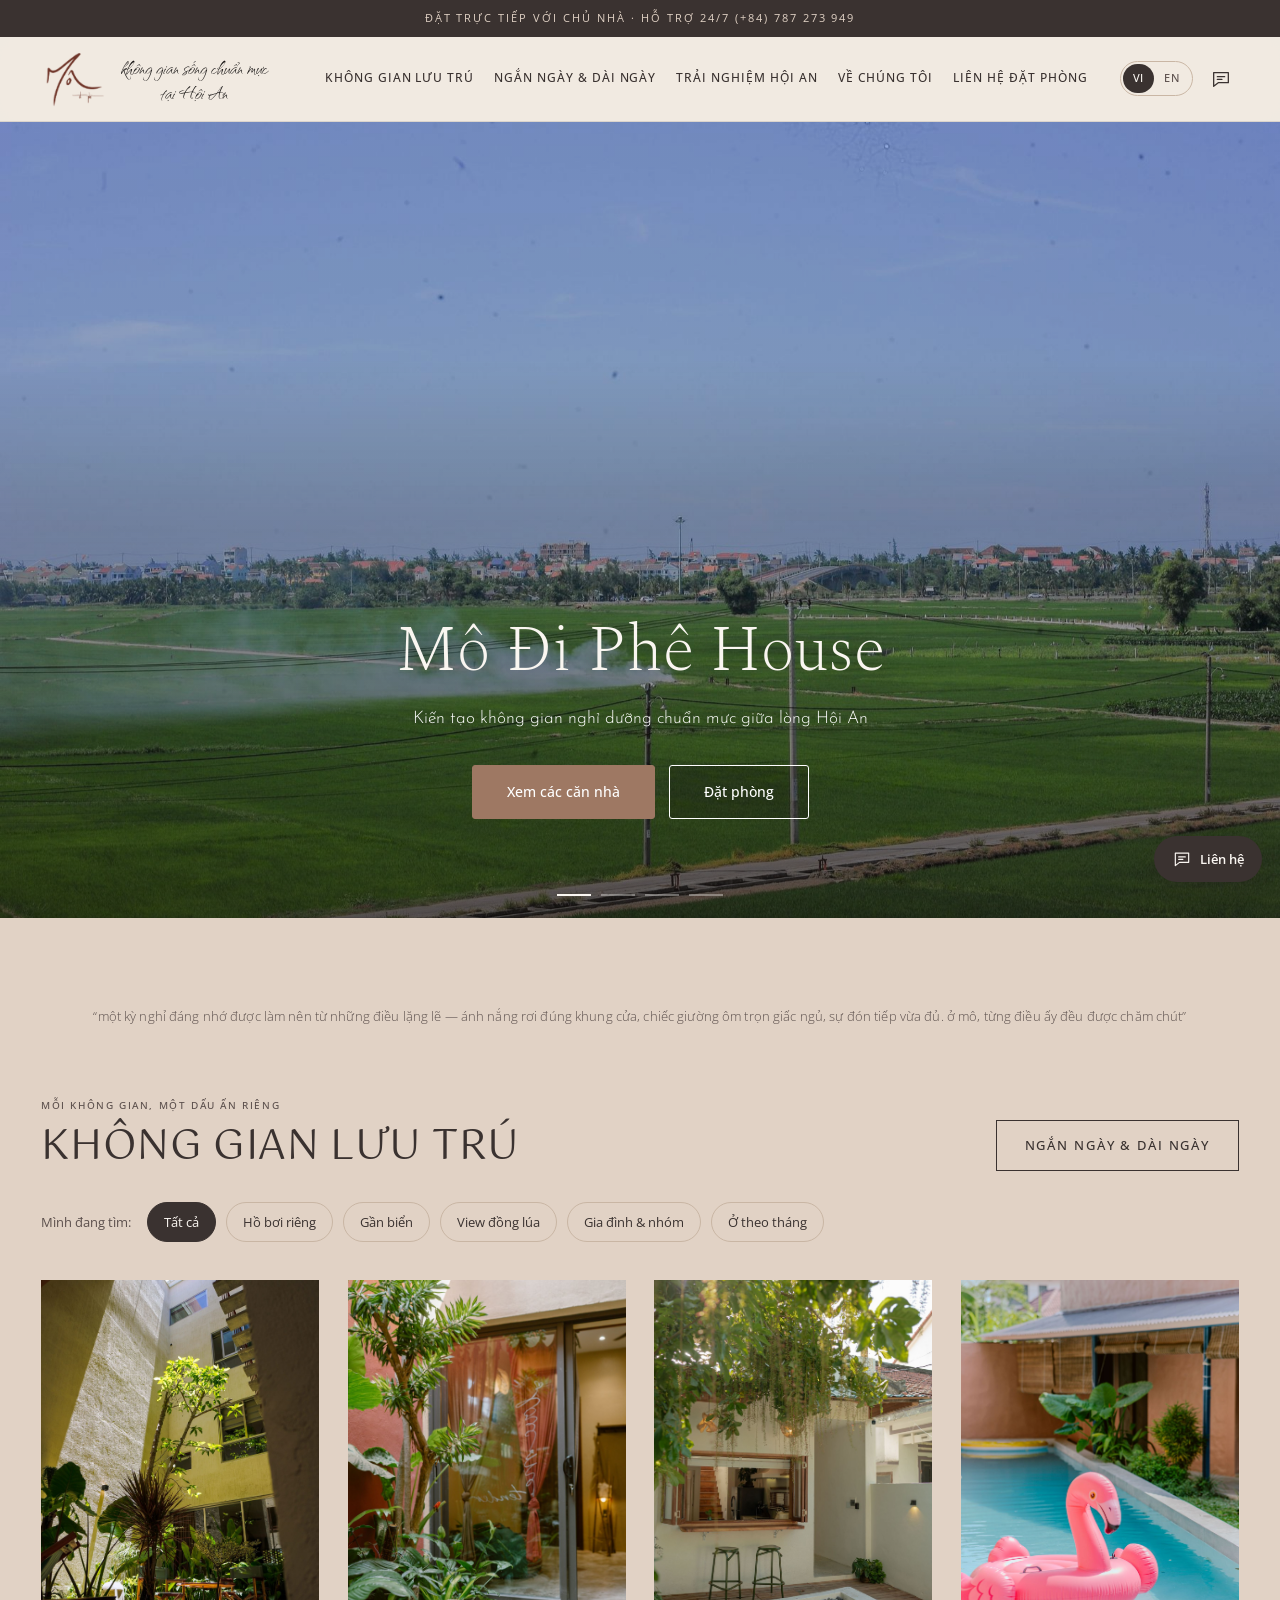
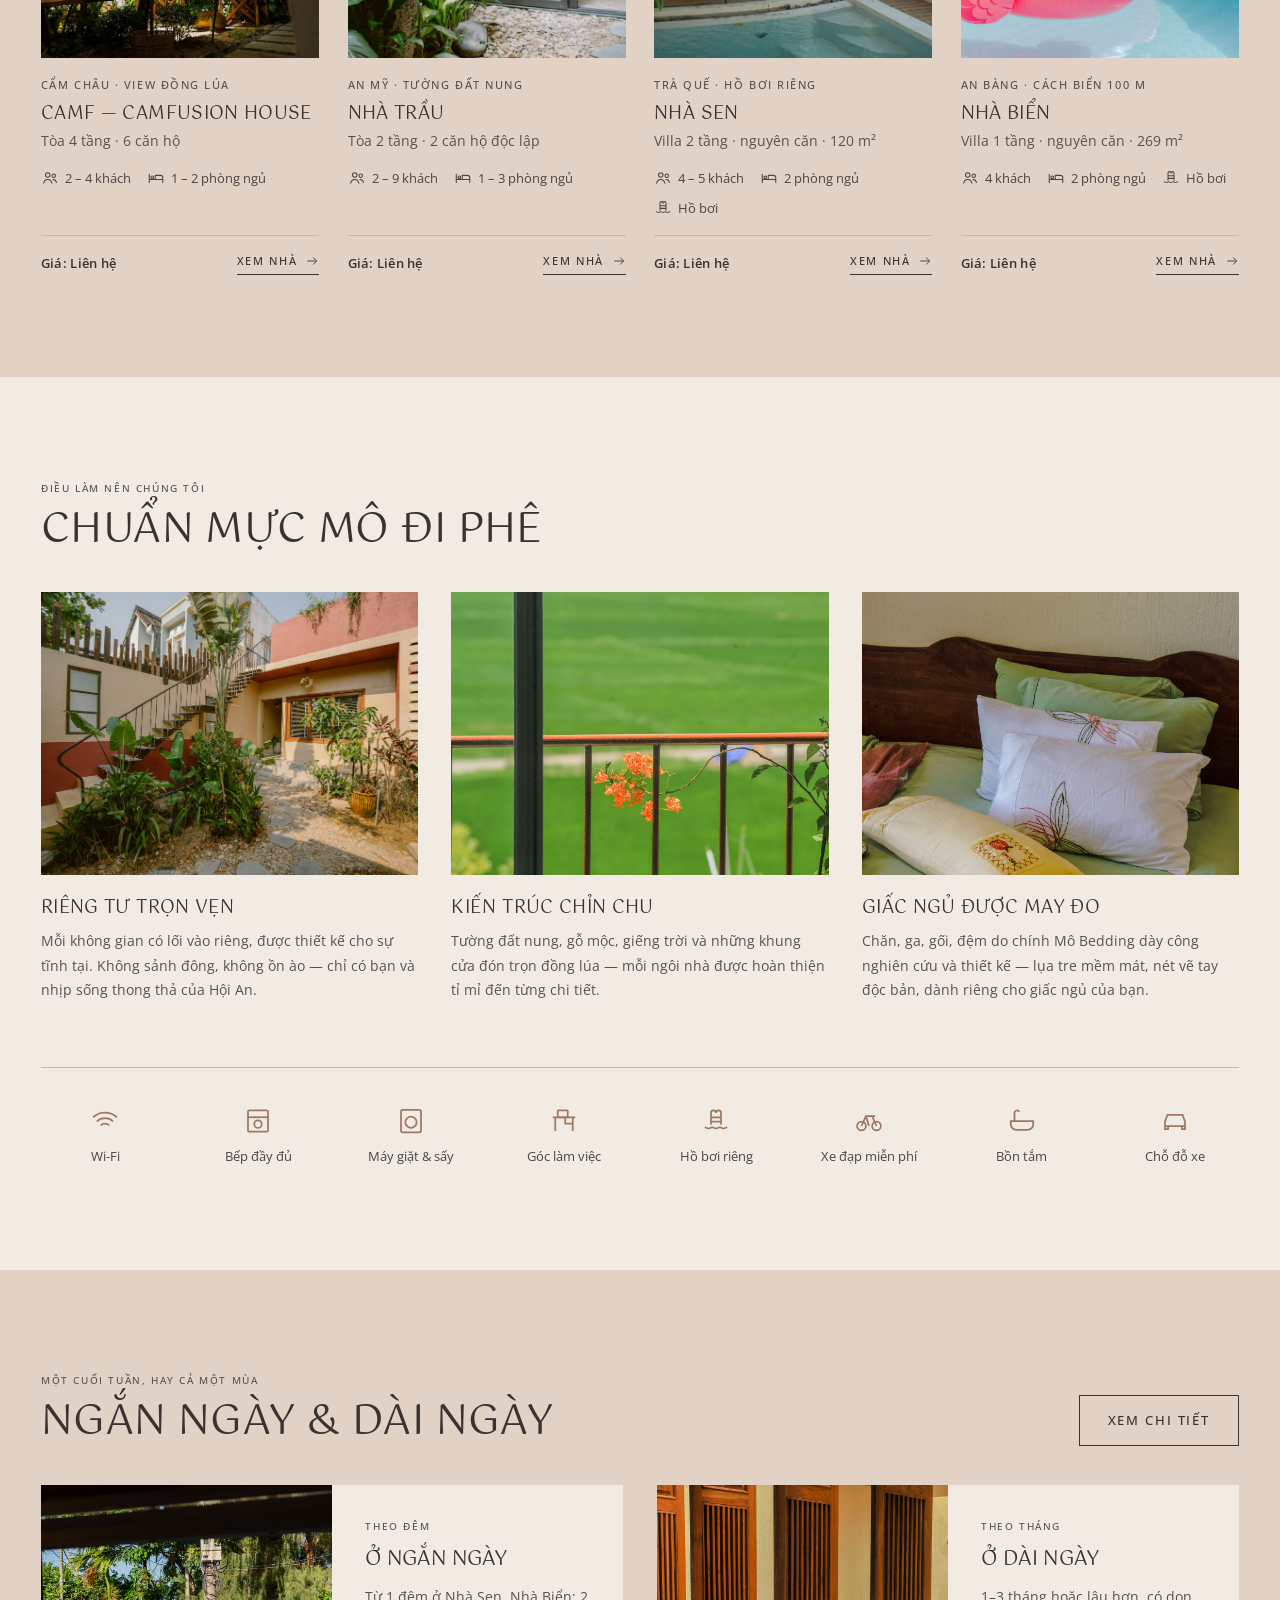
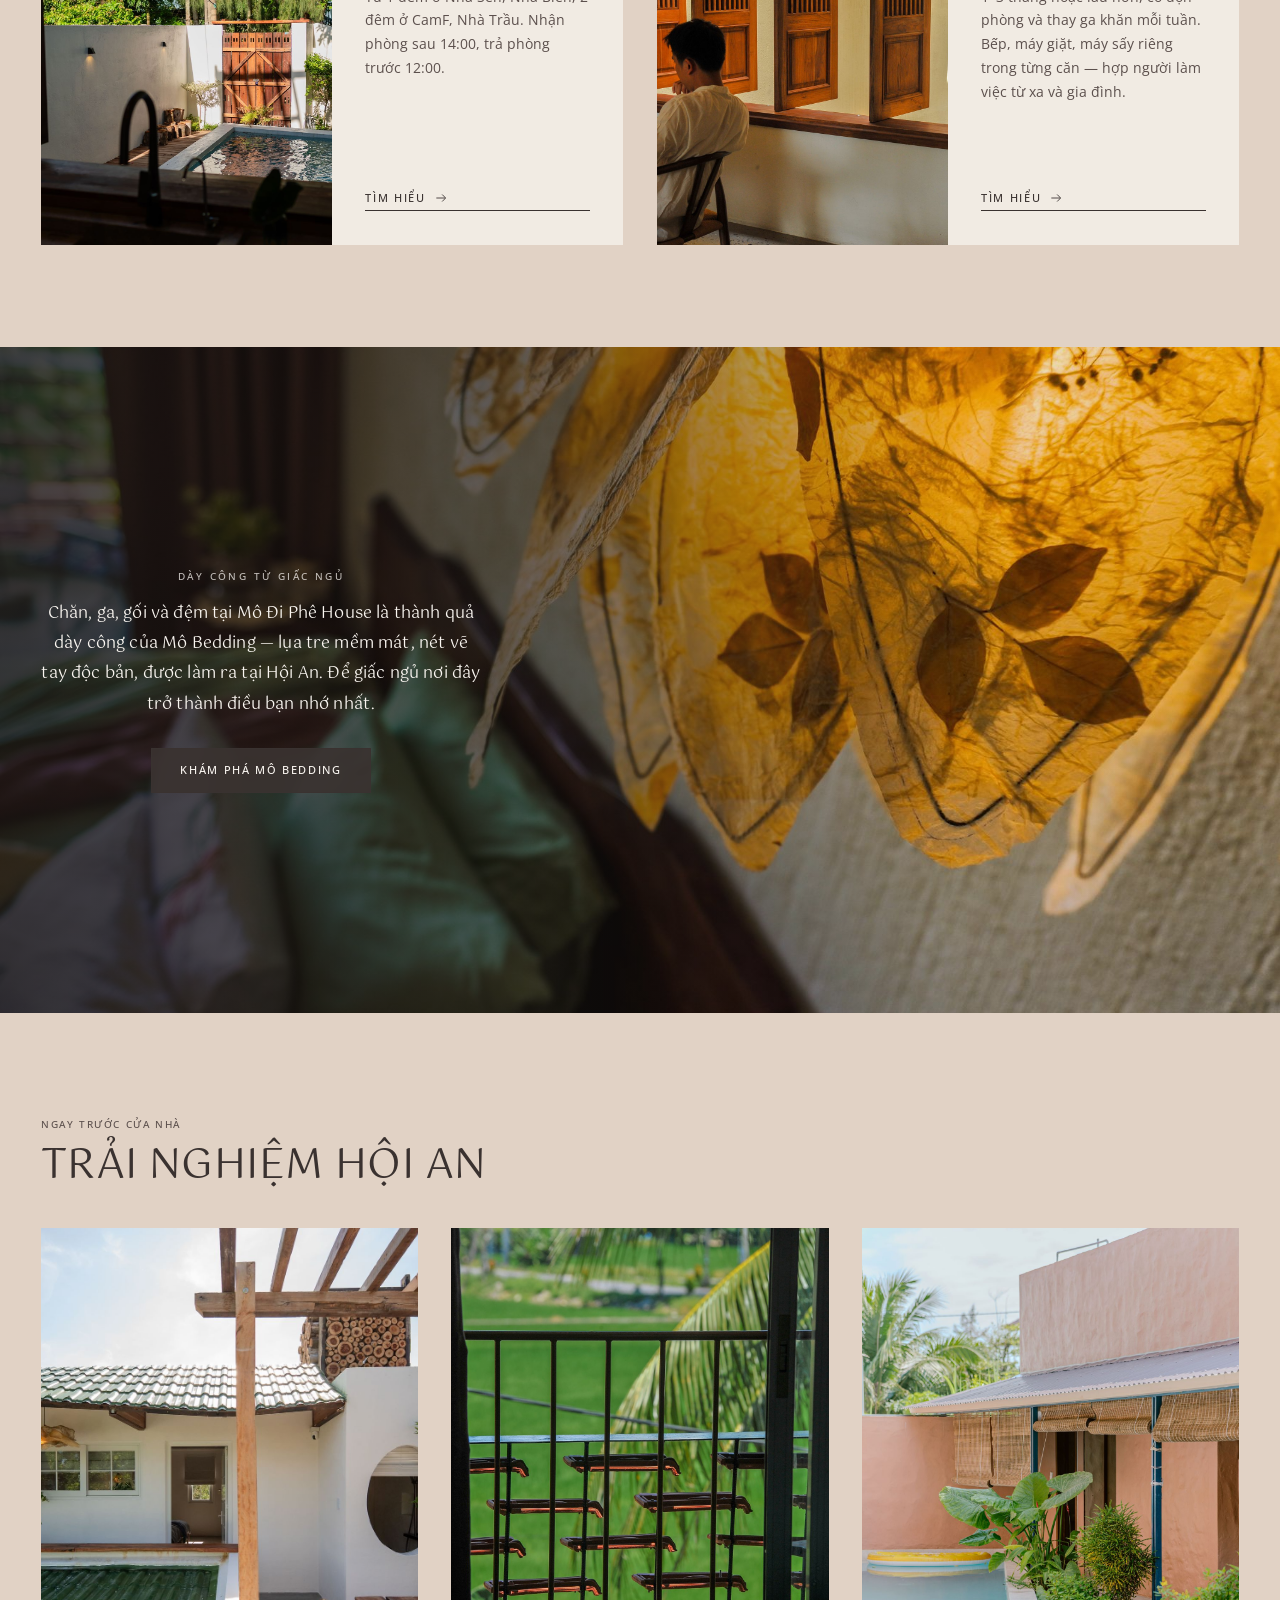
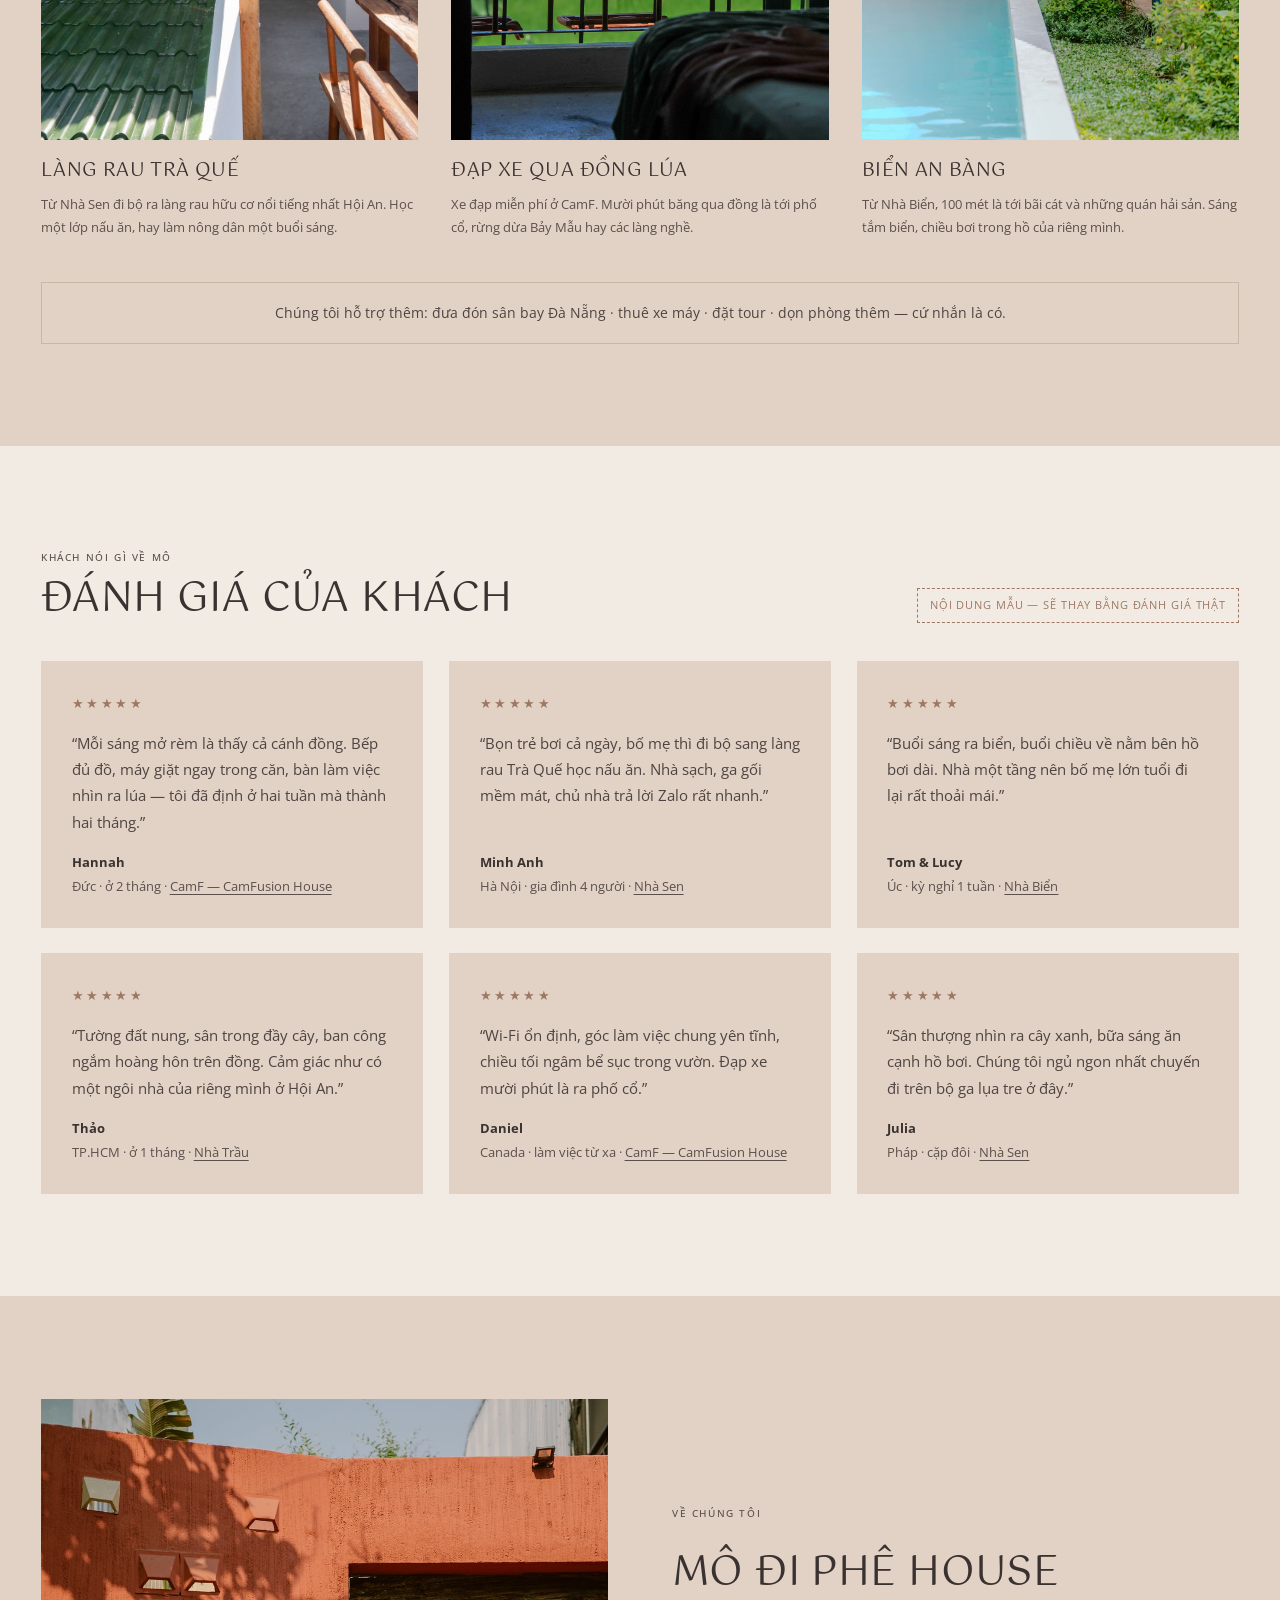
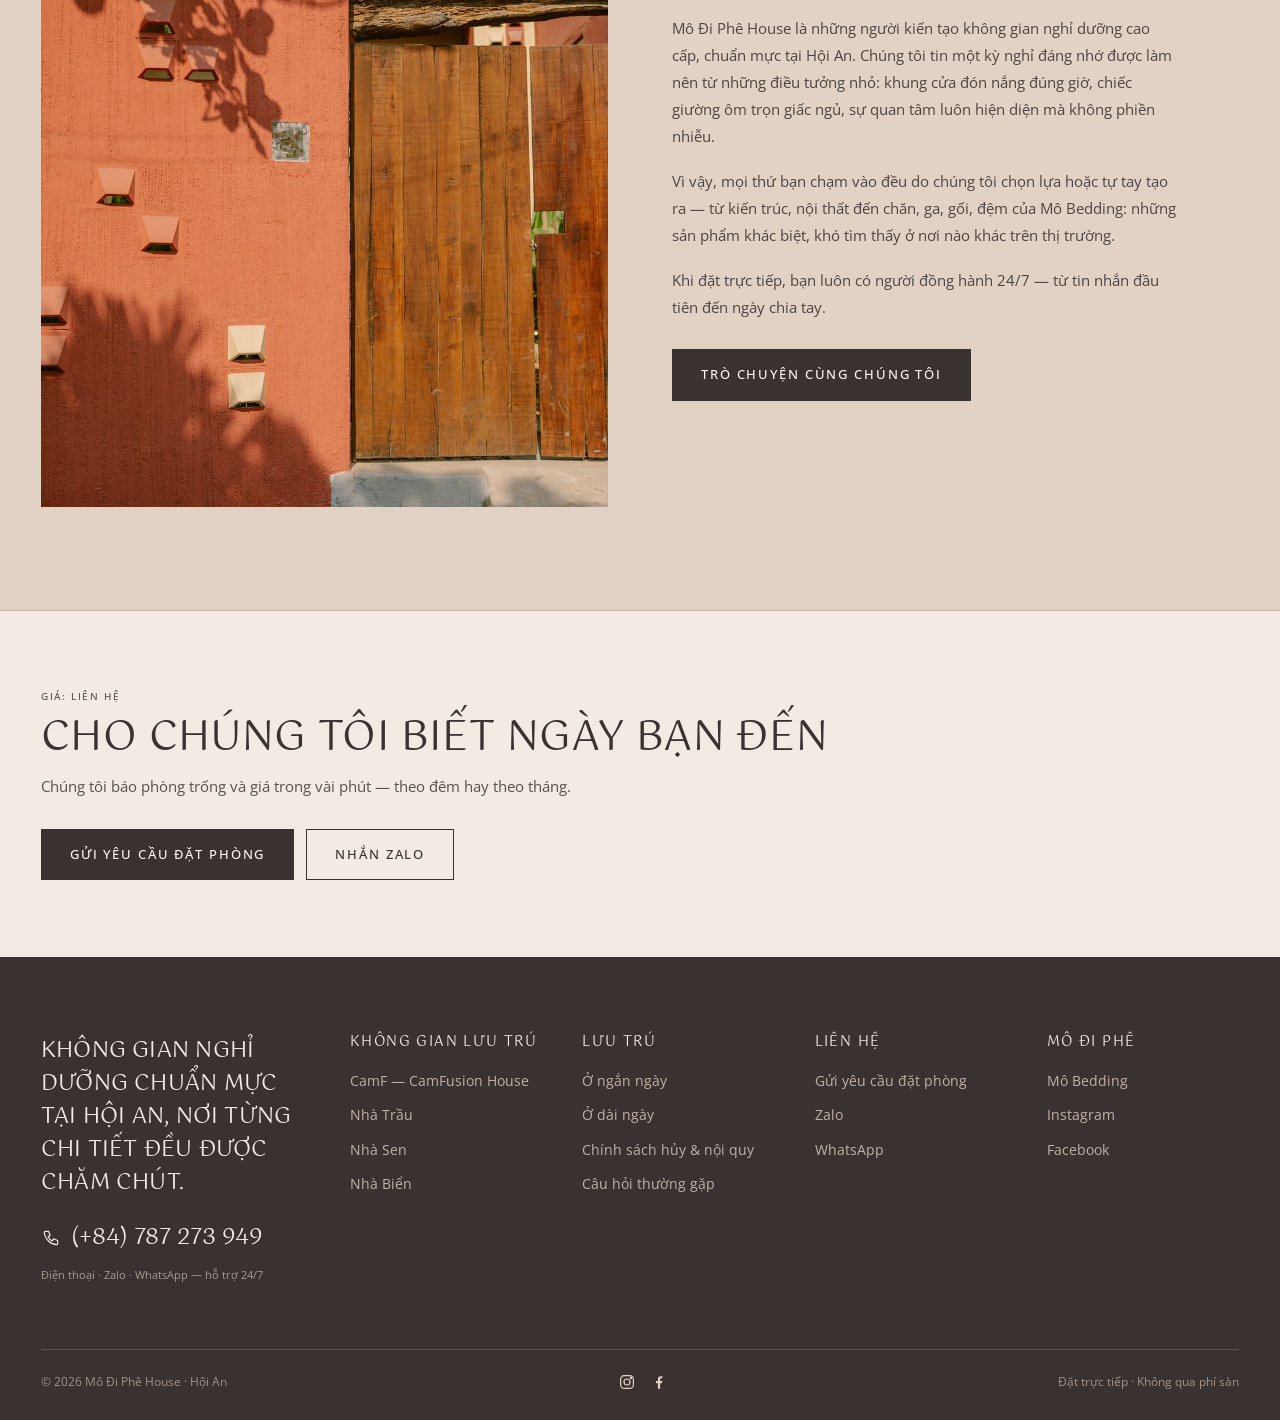
<file: index.html>
<!doctype html>
<html lang="vi">
<head>
  <meta charset="utf-8">
  <meta name="viewport" content="width=device-width, initial-scale=1">
  <meta name="robots" content="noindex"><!-- bản demo: bỏ dòng này khi lên web chính thức -->
  <title>Mô Đi Phê House · Không gian nghỉ dưỡng chuẩn mực tại Hội An</title>
  <meta name="description" content="Mô Đi Phê House kiến tạo những không gian nghỉ dưỡng cao cấp, chuẩn mực tại Hội An — từ kiến trúc, nội thất đến chăn ga gối đệm do chính Mô dày công thiết kế. Lưu trú ngắn ngày và dài ngày, đặt trực tiếp.">
  <link rel="preconnect" href="https://fonts.googleapis.com">
  <link rel="preconnect" href="https://fonts.gstatic.com" crossorigin>
  <link href="https://fonts.googleapis.com/css2?family=Gotu&family=Spectral:wght@200&family=Josefin+Sans:wght@300&family=Qwitcher+Grypen&family=Open+Sans:ital,wght@0,300..700;1,300..700&display=swap" rel="stylesheet">
  <link rel="stylesheet" href="assets/css/base.css?v=20260919c">
  <link rel="stylesheet" href="assets/css/house.css?v=20260919c">
</head>
<body data-page="home" data-en-title="Mô Đi Phê House · Refined retreats in Hội An">
<div id="site-header"></div>

<main>

  <!-- 1. HERO — 4 ảnh, tự chuyển sau 5 giây -->
  <section class="hero hero--slides" aria-label="Giới thiệu" data-en-aria="Introduction">
    <div class="hero__slide is-active"><img class="hero__fg" src="assets/img/camf/camf-04.jpg" style="object-position:50% 60%" alt="Cánh đồng lúa trước CamF" data-en-alt="The rice fields in front of CamF"></div>
    <div class="hero__slide"><img class="hero__fg" src="assets/img/bien/bien-29.jpg" style="object-position:50% 60%" alt="Hồ bơi dài 20 m của Nhà Biển An Bàng" data-en-alt="The 20-metre pool at the An Bàng Beach House"></div>
    <div class="hero__slide"><img class="hero__fg" src="assets/img/sen/sen-04.jpg" style="object-position:50% 55%" alt="Sân thượng giàn gỗ của Nhà Sen" data-en-alt="The pergola rooftop of Sen House"></div>
    <div class="hero__slide"><img class="hero__fg" src="assets/img/trau/trau-10.jpg" style="object-position:50% 50%" alt="Ban công Nhà Trầu nhìn ra đồng" data-en-alt="Trau House balcony over the fields"></div>
    <div class="hero__content"><div class="wrap hero__text">
      <h1 class="hero__title">Mô Đi Phê House</h1>
      <p class="hero__sub script-sub" data-en="Crafting refined retreats in the heart of Hội An">Kiến tạo không gian nghỉ dưỡng chuẩn mực giữa lòng Hội An</p>
      <div class="hero__btns">
        <a class="btn btn--fill" href="#nha" data-en="See the houses">Xem các căn nhà</a>
        <a class="btn btn--ghost" href="lien-he.html" data-en="Book now">Đặt phòng</a>
      </div>
    </div></div>
    <div class="hero__dots"></div>
  </section>

  <!-- 2. GÓC NHÌN -->
  <section class="view reveal">
    <blockquote data-en="“a stay worth remembering is made of quiet details — light falling through the right window, a bed that holds you through the night, a welcome that is just enough. at mô, every one of them is considered.”">“một kỳ nghỉ đáng nhớ được làm nên từ những điều lặng lẽ — ánh nắng rơi đúng khung cửa, chiếc giường ôm trọn giấc ngủ, sự đón tiếp vừa đủ. ở mô, từng điều ấy đều được chăm chút”</blockquote>
  </section>

  <!-- 3. CÁC CĂN NHÀ + TÌM NHANH -->
  <section class="section" id="nha" style="padding-top:0">
    <div class="wrap">
      <div class="head-row reveal">
        <div>
          <p class="sec-kicker" data-en="Each space, its own signature">Mỗi không gian, một dấu ấn riêng</p>
          <h2 class="sec-title" data-en="Our residences">Không gian lưu trú</h2>
        </div>
        <a class="btn" href="luu-tru.html" data-en="Short &amp; long stays">Ngắn ngày &amp; dài ngày</a>
      </div>
      <div class="finder reveal" id="finder" role="group" aria-label="Lọc nhanh" data-en-aria="Quick filter">
        <span class="finder__label" data-en="I’m looking for:">Mình đang tìm:</span>
        <button class="chip is-active" data-filter="all" data-en="All">Tất cả</button>
        <button class="chip" data-filter="pool" data-en="A private pool">Hồ bơi riêng</button>
        <button class="chip" data-filter="beach" data-en="Near the beach">Gần biển</button>
        <button class="chip" data-filter="rice" data-en="Rice-field views">View đồng lúa</button>
        <button class="chip" data-filter="family" data-en="Family &amp; groups">Gia đình &amp; nhóm</button>
        <button class="chip" data-filter="long" data-en="Monthly stays">Ở theo tháng</button>
      </div>
      <div class="house-grid reveal-stagger" id="houseGrid"></div>
    </div>
  </section>

  <!-- 4. GIÁ TRỊ CỐT LÕI -->
  <section class="section section--alt" id="gia-tri">
    <div class="wrap">
      <div class="head-row reveal">
        <div>
          <p class="sec-kicker" data-en="What defines us">Điều làm nên chúng tôi</p>
          <h2 class="sec-title" data-en="The Mô Đi Phê standard">Chuẩn mực Mô Đi Phê</h2>
        </div>
      </div>
      <div class="values reveal-stagger">
        <article class="value">
          <figure><img src="assets/img/trau/trau-29.jpg" alt="Sân trong Nhà Trầu" data-en-alt="The Trau House courtyard" loading="lazy"></figure>
          <h3 data-en="Complete privacy">Riêng tư trọn vẹn</h3>
          <p data-en="Every space has its own entrance and is designed for stillness. No crowded lobby, no noise — only you, and the unhurried pace of Hội An.">Mỗi không gian có lối vào riêng, được thiết kế cho sự tĩnh tại. Không sảnh đông, không ồn ào — chỉ có bạn và nhịp sống thong thả của Hội An.</p>
        </article>
        <article class="value">
          <figure><img src="assets/img/camf/camf-11.jpg" alt="Đồng lúa nhìn từ ban công CamF" data-en-alt="Rice fields from a CamF balcony" loading="lazy"></figure>
          <h3 data-en="Considered architecture">Kiến trúc chỉn chu</h3>
          <p data-en="Terracotta walls, natural timber, light wells and windows that frame the rice fields — each home is finished with care, down to the smallest detail.">Tường đất nung, gỗ mộc, giếng trời và những khung cửa đón trọn đồng lúa — mỗi ngôi nhà được hoàn thiện tỉ mỉ đến từng chi tiết.</p>
        </article>
        <article class="value">
          <figure><img src="assets/img/camf/camf-15.jpg" alt="Ga gối lụa tre Mô trên giường" data-en-alt="Mô bamboo-silk bedding on the bed" loading="lazy"></figure>
          <h3 data-en="Sleep, made to measure">Giấc ngủ được may đo</h3>
          <p data-en="Duvets, sheets, pillows and mattresses painstakingly developed by Mô Bedding — cool bamboo silk and one-of-a-kind hand-drawn lines, made for your sleep alone.">Chăn, ga, gối, đệm do chính Mô Bedding dày công nghiên cứu và thiết kế — lụa tre mềm mát, nét vẽ tay độc bản, dành riêng cho giấc ngủ của bạn.</p>
        </article>
      </div>
      <ul class="amen amen--strip reveal">
        <li><svg viewBox="0 0 24 24" fill="none" stroke="currentColor" stroke-width="1.4"><path d="M2.5 9a14 14 0 0 1 19 0M5.5 12.3a9.5 9.5 0 0 1 13 0M8.6 15.5a5 5 0 0 1 6.8 0"/></svg><span>Wi-Fi</span></li>
        <li><svg viewBox="0 0 24 24" fill="none" stroke="currentColor" stroke-width="1.4"><rect x="4" y="3.5" width="16" height="17" rx="1"/><path d="M4 9h16"/><circle cx="12" cy="14.5" r="3"/></svg><span data-en="Full kitchen">Bếp đầy đủ</span></li>
        <li><svg viewBox="0 0 24 24" fill="none" stroke="currentColor" stroke-width="1.4"><rect x="4" y="3" width="16" height="18" rx="1.5"/><circle cx="12" cy="13" r="4.5"/></svg><span data-en="Washer &amp; dryer">Máy giặt &amp; sấy</span></li>
        <li><svg viewBox="0 0 24 24" fill="none" stroke="currentColor" stroke-width="1.4"><path d="M3 9h18M5 9v11M19 9v11M13 9v5h6"/><rect x="7" y="3.5" width="8" height="5.5" rx=".5"/></svg><span data-en="Work space">Góc làm việc</span></li>
        <li><svg viewBox="0 0 24 24" fill="none" stroke="currentColor" stroke-width="1.4"><path d="M3 17c1.5 0 1.5 1 3 1s1.5-1 3-1 1.5 1 3 1 1.5-1 3-1 1.5 1 3 1 1.5-1 3-1"/><path d="M8 15V5.5a2 2 0 0 1 4 0M16 15V5.5a2 2 0 0 0-4 0M8 9h8M8 12.5h8"/></svg><span data-en="Private pools">Hồ bơi riêng</span></li>
        <li><svg viewBox="0 0 24 24" fill="none" stroke="currentColor" stroke-width="1.4"><circle cx="6" cy="16" r="3.5"/><circle cx="18" cy="16" r="3.5"/><path d="M6 16 9.5 8h5M12 16l-2.5-8M18 16l-3.5-8h2.5"/></svg><span data-en="Free bicycles">Xe đạp miễn phí</span></li>
        <li><svg viewBox="0 0 24 24" fill="none" stroke="currentColor" stroke-width="1.4"><path d="M3 12h18v2.5a4.5 4.5 0 0 1-4.5 4.5h-9A4.5 4.5 0 0 1 3 14.5V12Z"/><path d="M6 12V5.5A2 2 0 0 1 9.8 4.7"/></svg><span data-en="Bathtubs">Bồn tắm</span></li>
        <li><svg viewBox="0 0 24 24" fill="none" stroke="currentColor" stroke-width="1.4"><path d="M4 16v-3.5L6 7h12l2 5.5V16H4Z"/><path d="M4 16v2.5h2.5V16M17.5 16v2.5H20V16"/></svg><span data-en="Parking">Chỗ đỗ xe</span></li>
      </ul>
    </div>
  </section>

  <!-- 5. NGẮN NGÀY & DÀI NGÀY -->
  <section class="section" id="luu-tru">
    <div class="wrap">
      <div class="head-row reveal">
        <div>
          <p class="sec-kicker" data-en="A weekend or a whole season">Một cuối tuần, hay cả một mùa</p>
          <h2 class="sec-title" data-en="Short &amp; long stays">Ngắn ngày &amp; dài ngày</h2>
        </div>
        <a class="btn" href="luu-tru.html" data-en="How it works">Xem chi tiết</a>
      </div>
      <div class="stay2 reveal-stagger">
        <a class="stay2__card" href="luu-tru.html#ngan-ngay">
          <img src="assets/img/sen/sen-20.jpg" alt="Hồ bơi Nhà Sen nhìn từ bếp" data-en-alt="Sen House pool seen from the kitchen" loading="lazy">
          <div>
            <p class="sec-kicker" data-en="By the night">Theo đêm</p>
            <h3 data-en="Short stays">Ở ngắn ngày</h3>
            <p data-en="From 1 night at Sen and the Beach House, 2 nights at CamF and Trau. Check in after 14:00, check out before 12:00.">Từ 1 đêm ở Nhà Sen, Nhà Biển; 2 đêm ở CamF, Nhà Trầu. Nhận phòng sau 14:00, trả phòng trước 12:00.</p>
            <span class="link-line"><span data-en="Learn more">Tìm hiểu</span> <svg width="14" height="14" viewBox="0 0 24 24" fill="none" stroke="currentColor" stroke-width="1.5"><path d="M4 12h15m-5-6 6 6-6 6"/></svg></span>
          </div>
        </a>
        <a class="stay2__card" href="luu-tru.html#dai-ngay">
          <img src="assets/img/camf/camf-01.jpg" alt="Làm việc bên cửa gỗ ở CamF" data-en-alt="Working by the wooden windows at CamF" loading="lazy">
          <div>
            <p class="sec-kicker" data-en="By the month">Theo tháng</p>
            <h3 data-en="Long stays">Ở dài ngày</h3>
            <p data-en="1–3 months or longer, with weekly housekeeping and fresh linen. A private kitchen, washer and dryer in every home — ideal for remote workers and families.">1–3 tháng hoặc lâu hơn, có dọn phòng và thay ga khăn mỗi tuần. Bếp, máy giặt, máy sấy riêng trong từng căn — hợp người làm việc từ xa và gia đình.</p>
            <span class="link-line"><span data-en="Learn more">Tìm hiểu</span> <svg width="14" height="14" viewBox="0 0 24 24" fill="none" stroke="currentColor" stroke-width="1.5"><path d="M4 12h15m-5-6 6 6-6 6"/></svg></span>
          </div>
        </a>
      </div>
    </div>
  </section>

  <!-- 6. NGỦ TRÊN GA GỐI MÔ (nối sang Mô Bedding) -->
  <section class="mission" id="mo-bedding">
    <div class="mission__imgs mission__imgs--one" aria-hidden="true">
      <img src="assets/img/camf/camf-13.jpg" alt="" loading="lazy">
    </div>
    <div class="wrap mission__wrap">
      <div class="mission__txt reveal">
        <p class="mission__kicker" data-en="Crafted for sleep">Dày công từ giấc ngủ</p>
        <h2 class="mission__title" data-en="The duvets, sheets, pillows and mattresses at Mô Đi Phê House are the patient work of Mô Bedding — cool bamboo silk, one-of-a-kind hand-drawn lines, made in Hội An. Let the sleep here be what you remember most.">Chăn, ga, gối và đệm tại Mô Đi Phê House là thành quả dày công của Mô Bedding — lụa tre mềm mát, nét vẽ tay độc bản, được làm ra tại Hội An. Để giấc ngủ nơi đây trở thành điều bạn nhớ nhất.</h2>
        <a class="btn btn--dark" href="https://duykennguyen.github.io/mo-bedding/" target="_blank" rel="noopener" data-en="Discover Mô Bedding">Khám phá Mô Bedding</a>
      </div>
    </div>
  </section>

  <!-- 7. TRẢI NGHIỆM HỘI AN -->
  <section class="section" id="trai-nghiem">
    <div class="wrap">
      <div class="head-row reveal">
        <div>
          <p class="sec-kicker" data-en="Right outside your door">Ngay trước cửa nhà</p>
          <h2 class="sec-title" data-en="Hội An experiences">Trải nghiệm Hội An</h2>
        </div>
      </div>
      <div class="coll-row reveal-stagger">
        <a class="ccard" href="nha-sen.html">
          <figure><img src="assets/img/sen/sen-03.jpg" alt="Nhà Sen gần làng rau Trà Quế" data-en-alt="Sen House near Trà Quế village" loading="lazy"></figure>
          <h3 class="ccard__title" data-en="Trà Quế herb village">Làng rau Trà Quế</h3>
          <p data-en="Walk from Sen House to Hội An’s best-known organic gardens. Join a cooking class, or be a farmer for a morning.">Từ Nhà Sen đi bộ ra làng rau hữu cơ nổi tiếng nhất Hội An. Học một lớp nấu ăn, hay làm nông dân một buổi sáng.</p>
        </a>
        <a class="ccard" href="camf.html">
          <figure><img src="assets/img/camf/camf-10.jpg" alt="Đồng lúa Cẩm Châu từ ban công" data-en-alt="Cẩm Châu rice fields from a balcony" loading="lazy"></figure>
          <h3 class="ccard__title" data-en="Cycling the rice fields">Đạp xe qua đồng lúa</h3>
          <p data-en="Free bicycles at CamF. Ten minutes through the paddies to the Ancient Town, the Bảy Mẫu coconut forest or the craft villages.">Xe đạp miễn phí ở CamF. Mười phút băng qua đồng là tới phố cổ, rừng dừa Bảy Mẫu hay các làng nghề.</p>
        </a>
        <a class="ccard" href="nha-bien.html">
          <figure><img src="assets/img/bien/bien-35.jpg" alt="Hồ bơi Nhà Biển An Bàng" data-en-alt="The pool at the An Bàng Beach House" loading="lazy"></figure>
          <h3 class="ccard__title" data-en="An Bàng beach">Biển An Bàng</h3>
          <p data-en="From the Beach House, 100 metres to the sand and the seafood shacks. Swim in the sea at dawn, in your own pool at dusk.">Từ Nhà Biển, 100 mét là tới bãi cát và những quán hải sản. Sáng tắm biển, chiều bơi trong hồ của riêng mình.</p>
        </a>
      </div>
      <p class="services reveal" data-en="We can also arrange: Da Nang airport transfers · motorbike rental · tours · extra housekeeping — just ask.">Chúng tôi hỗ trợ thêm: đưa đón sân bay Đà Nẵng · thuê xe máy · đặt tour · dọn phòng thêm — cứ nhắn là có.</p>
    </div>
  </section>

  <!-- 8. ĐÁNH GIÁ -->
  <section class="section section--alt" id="danh-gia">
    <div class="wrap">
      <div class="head-row reveal">
        <div>
          <p class="sec-kicker" data-en="In our guests’ words">Khách nói gì về Mô</p>
          <h2 class="sec-title" data-en="Guest reviews">Đánh giá của khách</h2>
        </div>
        <span class="sample-flag" id="sampleFlag" data-en="Sample content — to be replaced with real reviews">Nội dung mẫu — sẽ thay bằng đánh giá thật</span>
      </div>
      <div class="reviews reveal-stagger" id="reviewGrid"></div>
    </div>
  </section>

  <!-- 9. VỀ CHÚNG TÔI -->
  <section class="section" id="ve-chung-toi">
    <div class="wrap about2">
      <figure class="about2__img img-reveal"><img src="assets/img/trau/trau-28.jpg" alt="Cổng gỗ tường đất nung Nhà Trầu" data-en-alt="The wooden gate and terracotta wall of Trau House" loading="lazy"></figure>
      <div class="about2__txt reveal">
        <p class="sec-kicker" data-en="About us">Về chúng tôi</p>
        <h2 class="sec-title" data-en="Mô Đi Phê House">Mô Đi Phê House</h2>
        <p data-en="Mô Đi Phê House creates refined, high-end retreats in Hội An. We believe a memorable stay is made of details that seem small: a window that catches the light at the right hour, a bed that holds you through the night, attention that is always present but never intrusive.">Mô Đi Phê House là những người kiến tạo không gian nghỉ dưỡng cao cấp, chuẩn mực tại Hội An. Chúng tôi tin một kỳ nghỉ đáng nhớ được làm nên từ những điều tưởng nhỏ: khung cửa đón nắng đúng giờ, chiếc giường ôm trọn giấc ngủ, sự quan tâm luôn hiện diện mà không phiền nhiễu.</p>
        <p data-en="So everything you touch is chosen, or made, by us — from the architecture and furniture to the Mô Bedding duvets, sheets, pillows and mattresses: pieces set apart from anything else on the market.">Vì vậy, mọi thứ bạn chạm vào đều do chúng tôi chọn lựa hoặc tự tay tạo ra — từ kiến trúc, nội thất đến chăn, ga, gối, đệm của Mô Bedding: những sản phẩm khác biệt, khó tìm thấy ở nơi nào khác trên thị trường.</p>
        <p data-en="Book directly and someone is with you 24/7, from the first message to the day you leave.">Khi đặt trực tiếp, bạn luôn có người đồng hành 24/7 — từ tin nhắn đầu tiên đến ngày chia tay.</p>
        <a class="btn btn--solid" href="lien-he.html" data-en="Talk to us">Trò chuyện cùng chúng tôi</a>
      </div>
    </div>
  </section>

  <!-- 10. KÊU GỌI ĐẶT PHÒNG -->
  <section class="cta-band">
    <div class="wrap cta-band__row">
      <div>
        <p class="sec-kicker" data-en="Rates on request">Giá: liên hệ</p>
        <h2 class="sec-title" data-en="Tell us your dates">Cho chúng tôi biết ngày bạn đến</h2>
        <p data-en="We reply with availability and a quote within minutes — nightly or monthly.">Chúng tôi báo phòng trống và giá trong vài phút — theo đêm hay theo tháng.</p>
      </div>
      <div class="cta-band__btns">
        <a class="btn btn--solid" href="lien-he.html" data-en="Send a booking request">Gửi yêu cầu đặt phòng</a>
        <a class="btn" href="https://zalo.me/0787273949" target="_blank" rel="noopener" data-en="Message on Zalo">Nhắn Zalo</a>
      </div>
    </div>
  </section>

</main>

<div id="site-footer"></div>
<script src="assets/js/data.js?v=20260919c"></script>
<script src="assets/js/main.js?v=20260919c"></script>
</body>
</html>
</file>
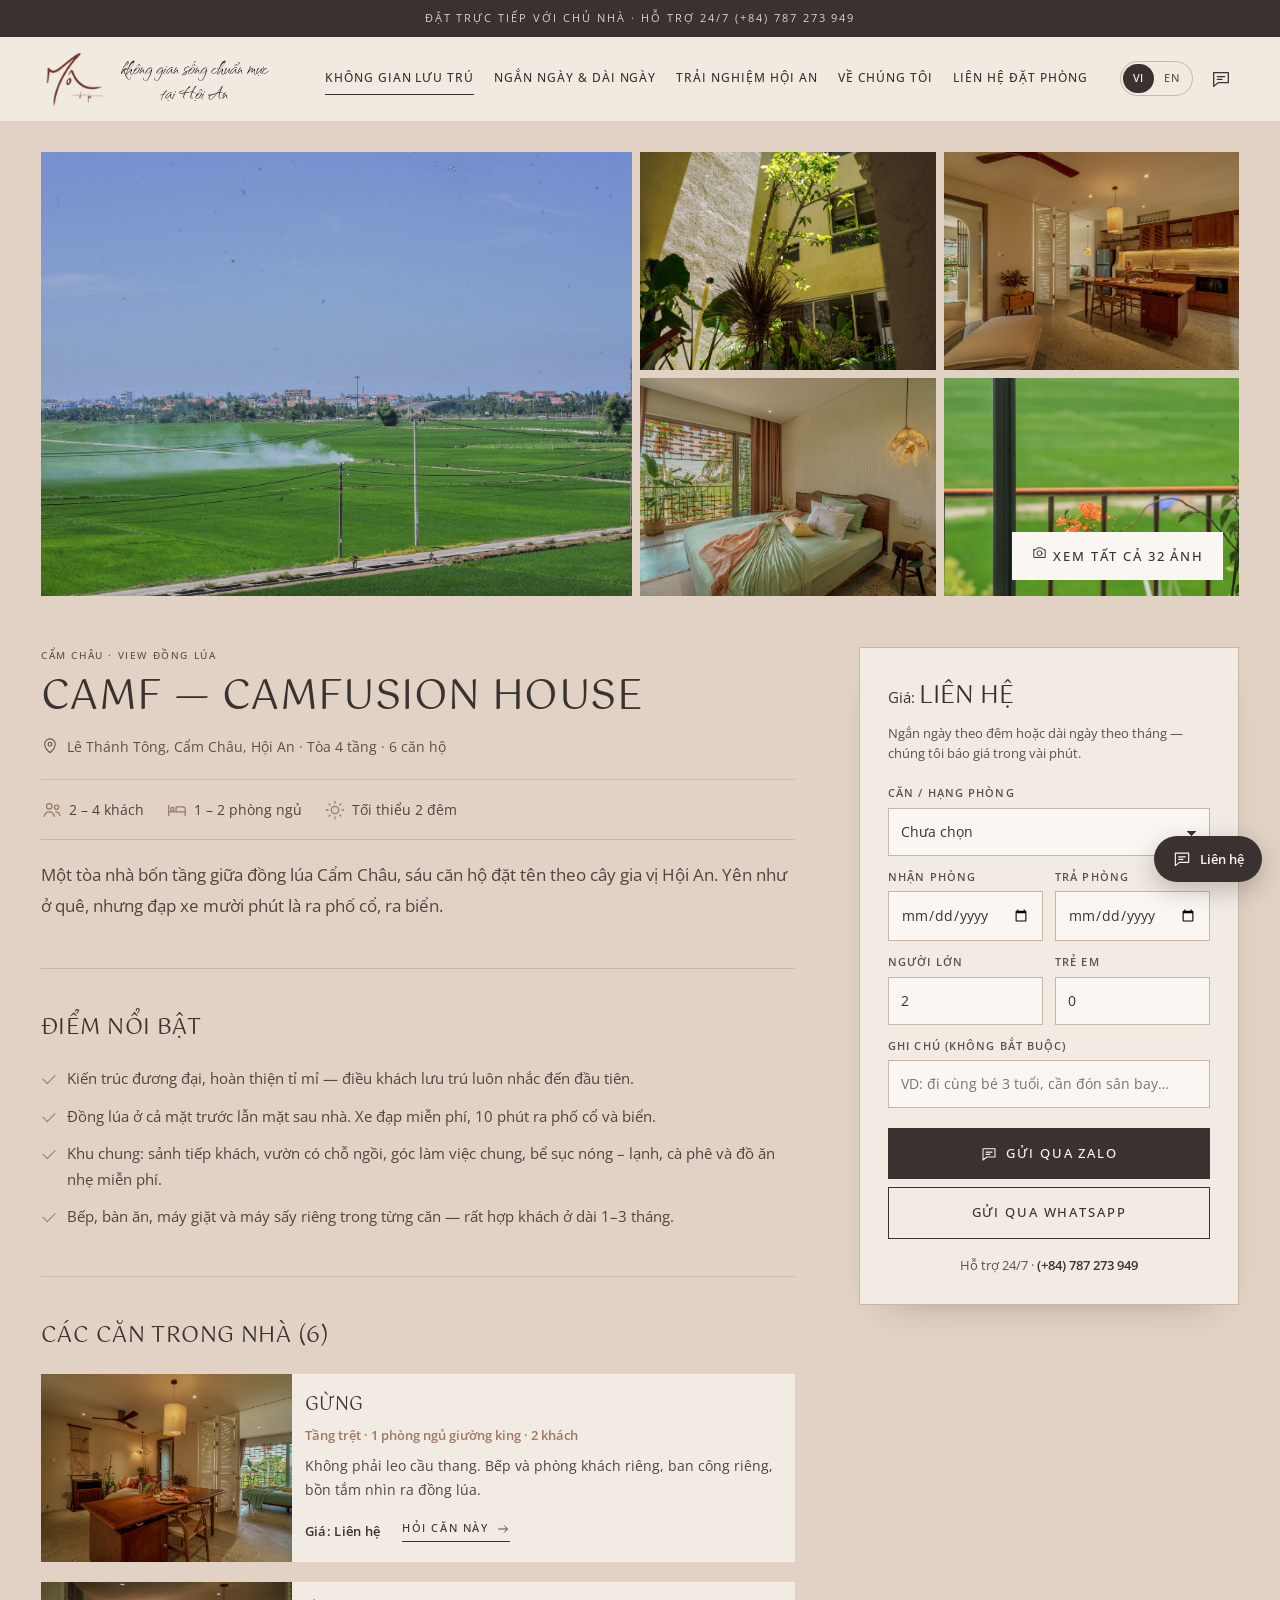
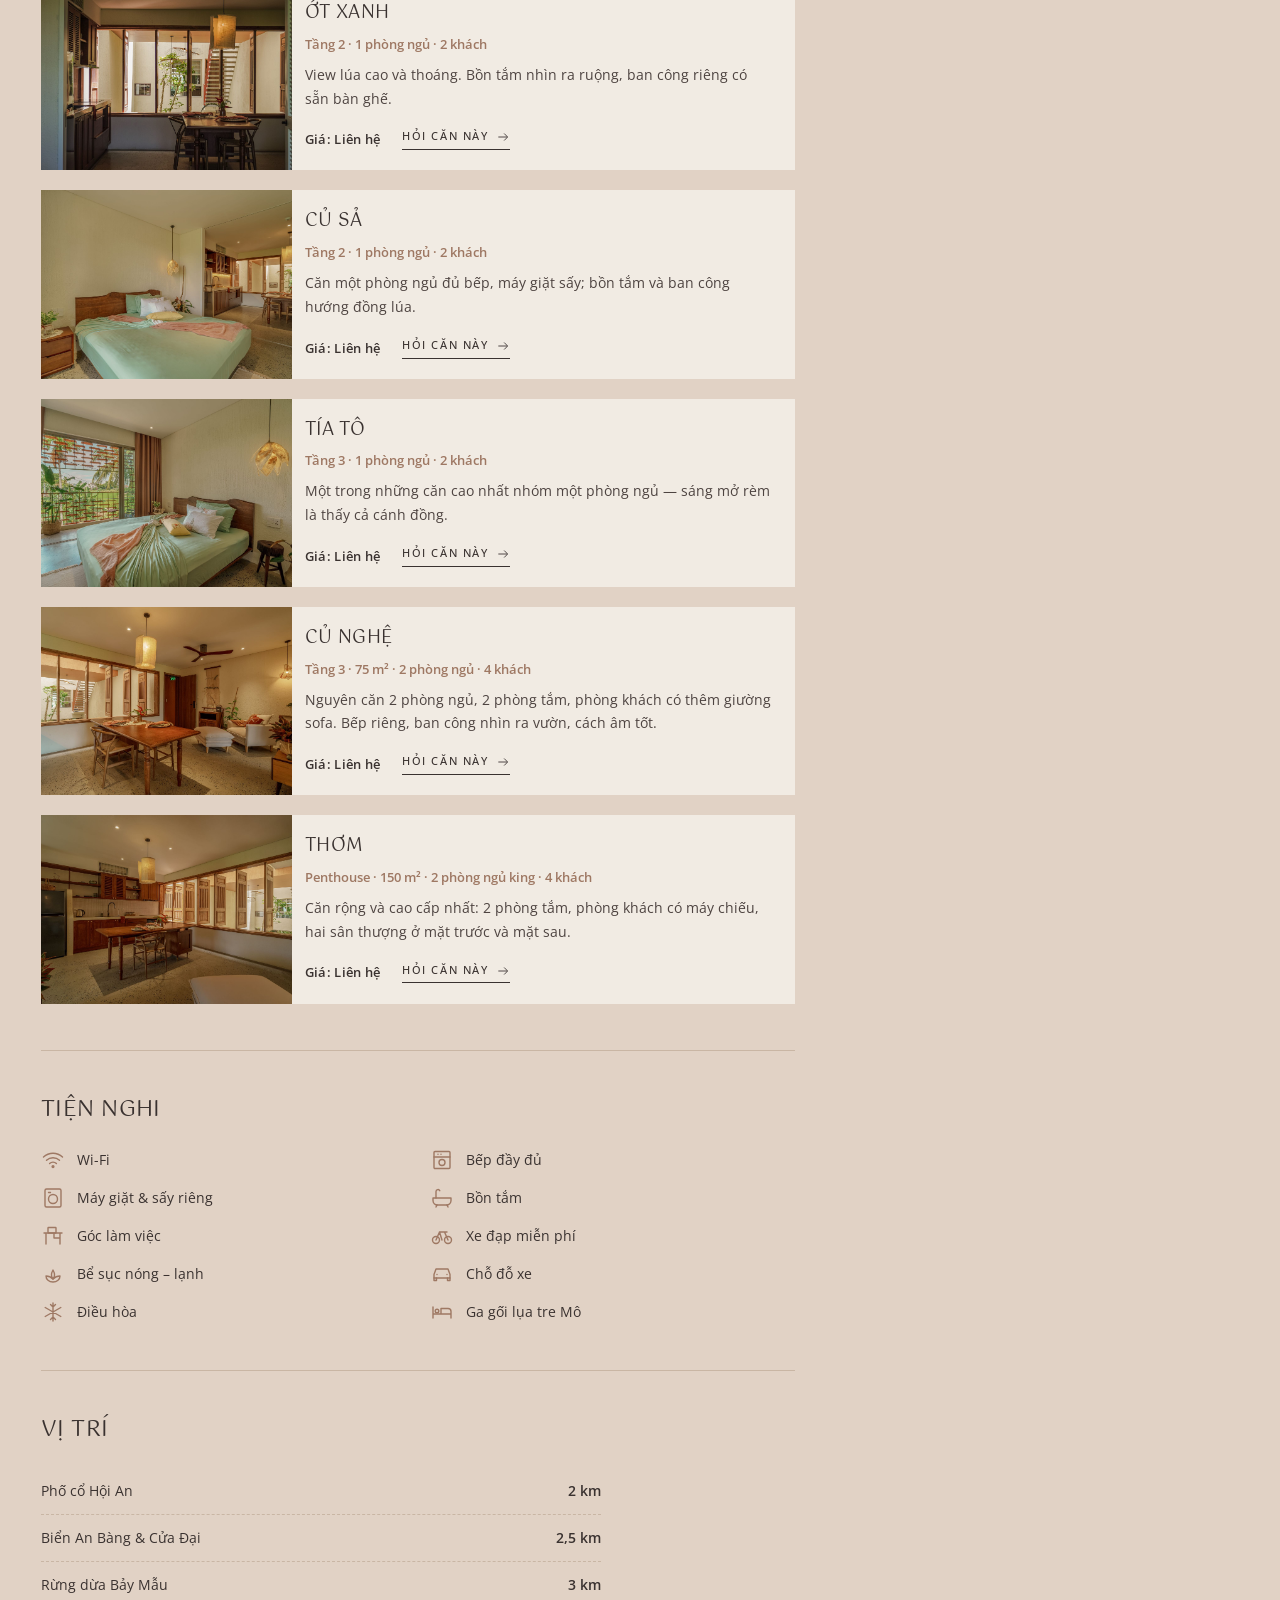
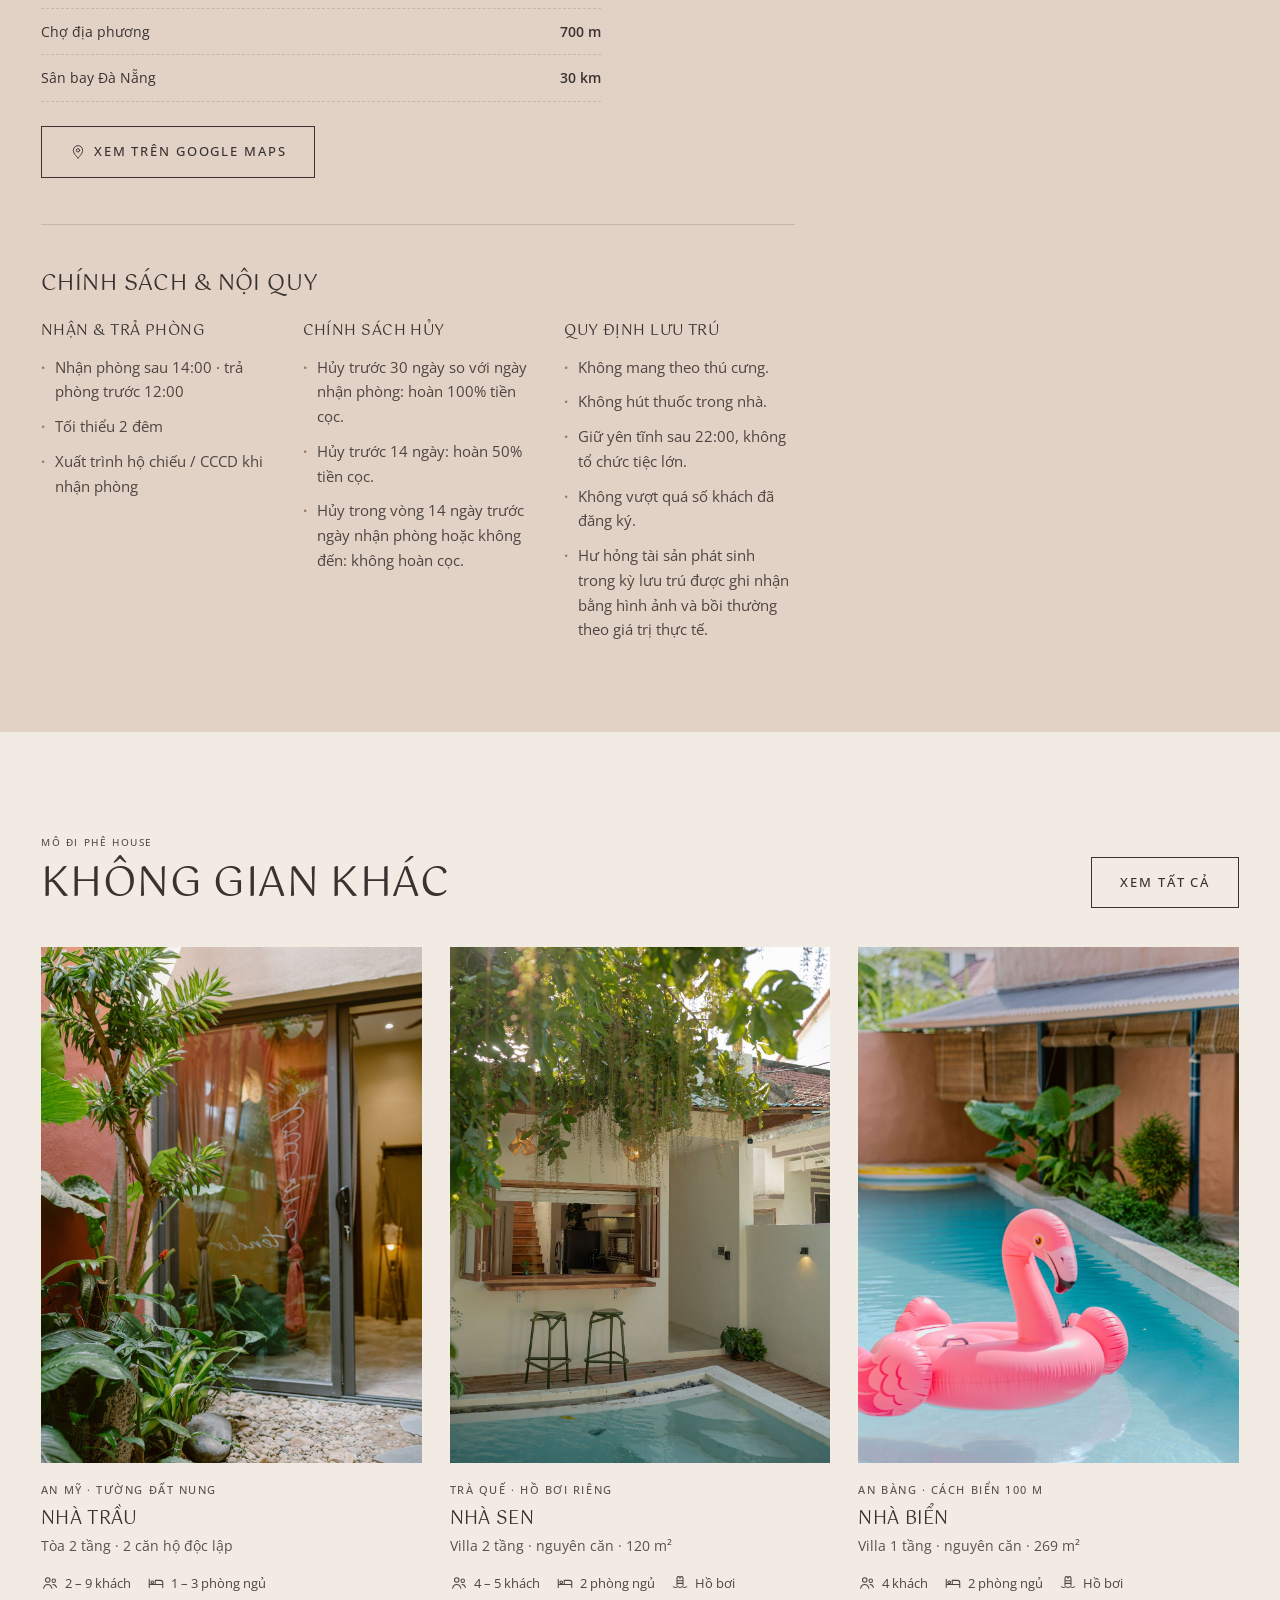
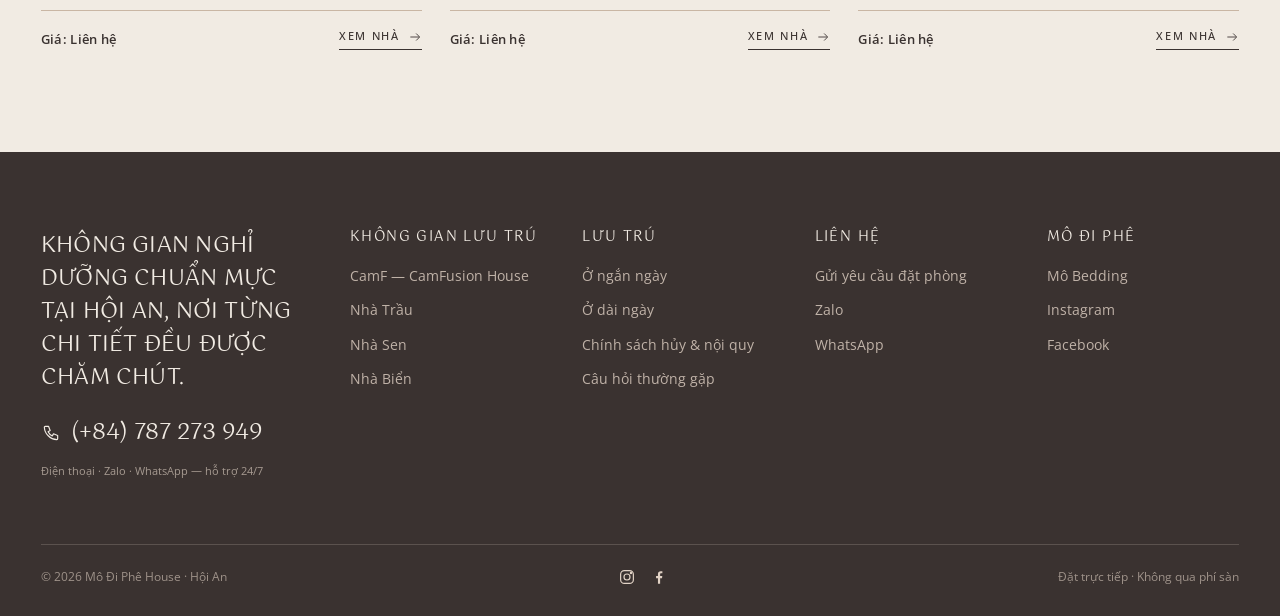
<file: camf.html>
<!doctype html>
<html lang="vi">
<head>
  <meta charset="utf-8">
  <meta name="viewport" content="width=device-width, initial-scale=1">
  <meta name="robots" content="noindex"><!-- bản demo: bỏ dòng này khi lên web chính thức -->
  <title>CamF — CamFusion House · Mô Đi Phê House</title>
  <meta name="description" content="6 căn hộ giữa đồng lúa Cẩm Châu, Hội An: bếp, máy giặt sấy riêng, xe đạp miễn phí, bể sục trong vườn. Cho thuê ngắn ngày và theo tháng.">
  <meta property="og:title" content="CamF — CamFusion House · Mô Đi Phê House">
  <meta property="og:description" content="6 căn hộ giữa đồng lúa Cẩm Châu, Hội An: bếp, máy giặt sấy riêng, xe đạp miễn phí, bể sục trong vườn. Cho thuê ngắn ngày và theo tháng.">
  <meta property="og:image" content="assets/img/camf/camf-04.jpg">
  <link rel="preconnect" href="https://fonts.googleapis.com">
  <link rel="preconnect" href="https://fonts.gstatic.com" crossorigin>
  <link href="https://fonts.googleapis.com/css2?family=Gotu&family=Qwitcher+Grypen&family=Open+Sans:ital,wght@0,300..700;1,300..700&display=swap" rel="stylesheet">
  <link rel="stylesheet" href="assets/css/base.css?v=20260919c">
  <link rel="stylesheet" href="assets/css/house.css?v=20260919c">
</head>
<body data-page="houses" data-house="camf" data-en-title="CamF — CamFusion House · Mô Đi Phê House">
<div id="site-header"></div>
<main id="house" class="house-page"></main>

<div id="site-footer"></div>
<script src="assets/js/data.js?v=20260919c"></script>
<script src="assets/js/main.js?v=20260919c"></script>
</body>
</html>
</file>
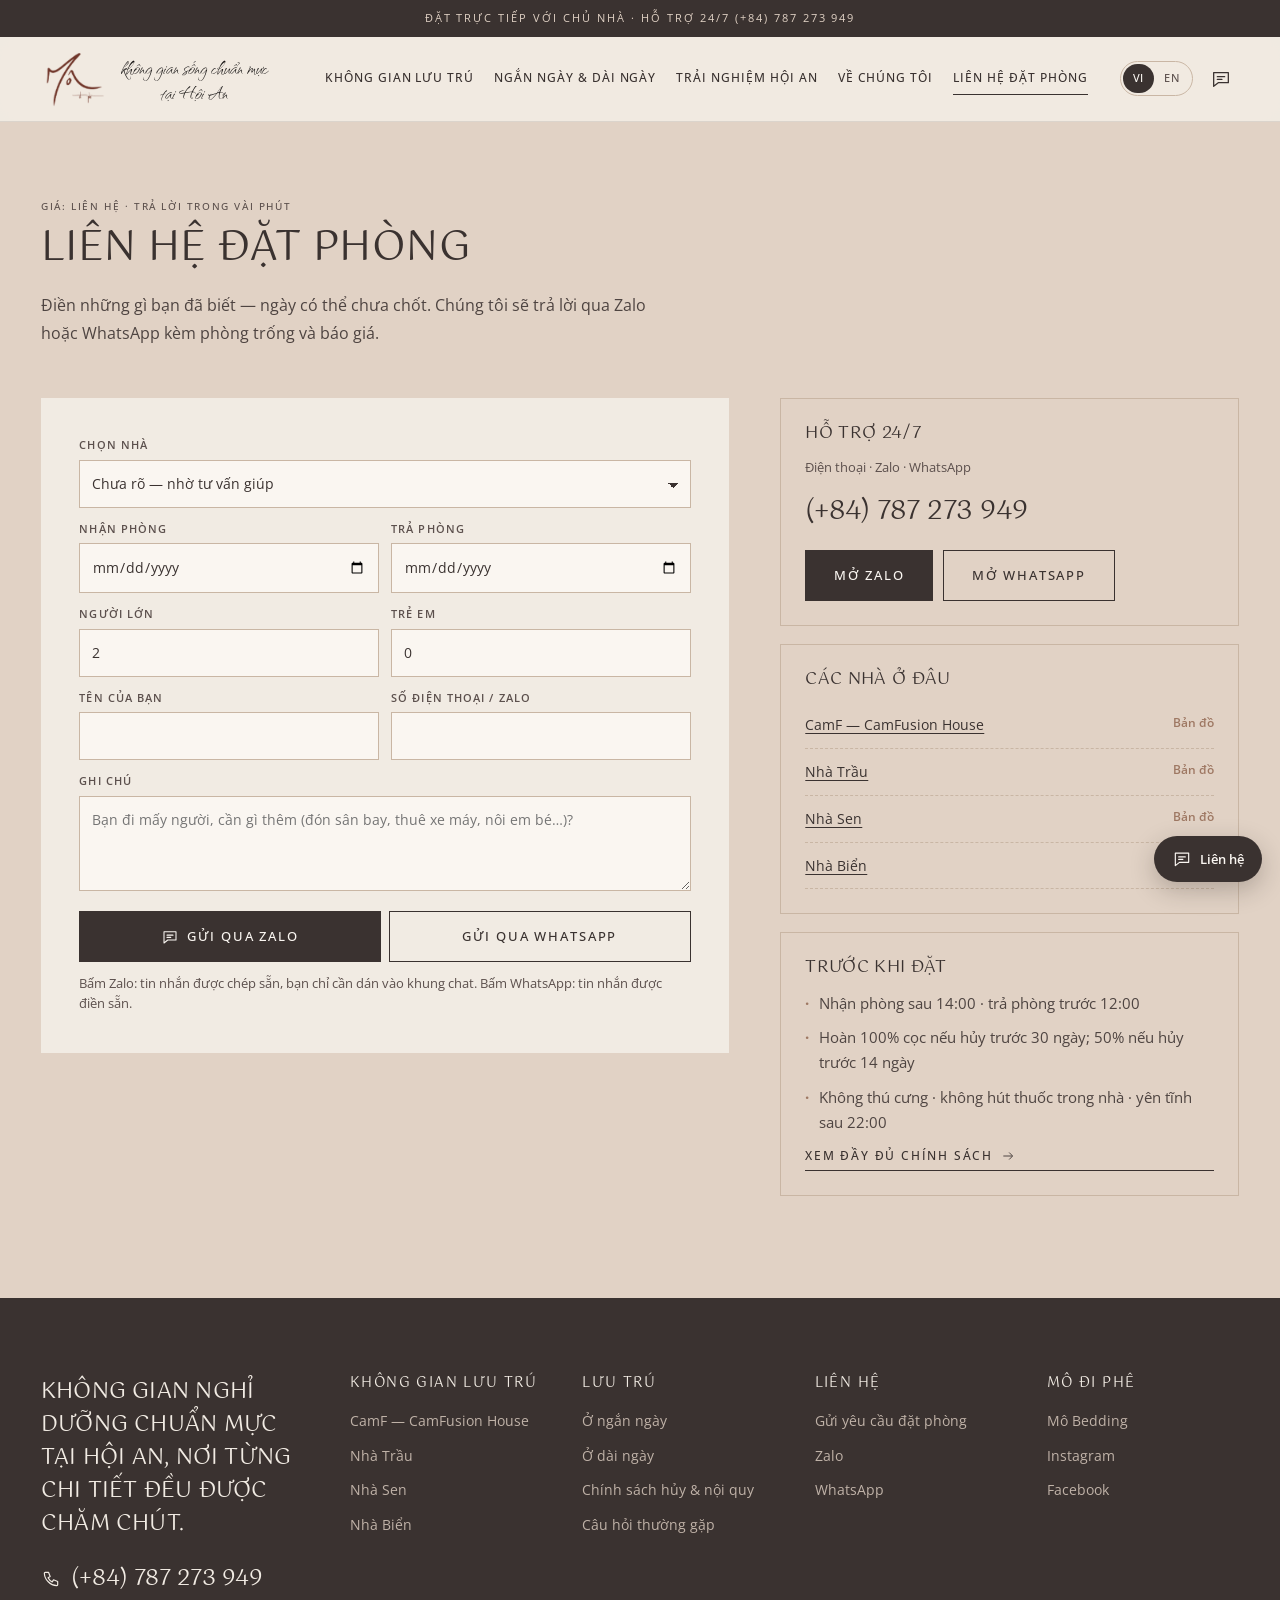
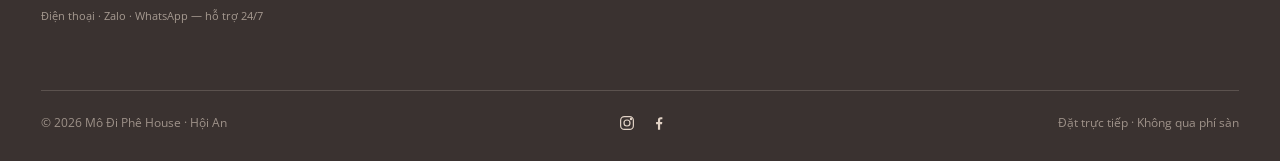
<file: lien-he.html>
<!doctype html>
<html lang="vi">
<head>
  <meta charset="utf-8">
  <meta name="viewport" content="width=device-width, initial-scale=1">
  <meta name="robots" content="noindex"><!-- bản demo: bỏ dòng này khi lên web chính thức -->
  <title>Liên hệ đặt phòng · Mô Đi Phê House</title>
  <meta name="description" content="Gửi yêu cầu đặt phòng Mô Đi Phê House qua Zalo hoặc WhatsApp. Hỗ trợ 24/7: (+84) 787 273 949.">
  <link rel="preconnect" href="https://fonts.googleapis.com">
  <link rel="preconnect" href="https://fonts.gstatic.com" crossorigin>
  <link href="https://fonts.googleapis.com/css2?family=Gotu&family=Qwitcher+Grypen&family=Open+Sans:ital,wght@0,300..700;1,300..700&display=swap" rel="stylesheet">
  <link rel="stylesheet" href="assets/css/base.css?v=20260919c">
  <link rel="stylesheet" href="assets/css/house.css?v=20260919c">
</head>
<body data-page="contact" data-en-title="Book &amp; contact · Mô Đi Phê House">
<div id="site-header"></div>

<main>
  <section class="page-head">
    <div class="wrap">
      <p class="sec-kicker" data-en="Rates on request · reply within minutes">Giá: liên hệ · trả lời trong vài phút</p>
      <h1 class="sec-title" data-en="Book &amp; contact">Liên hệ đặt phòng</h1>
      <p class="page-head__lead" data-en="Fill in what you know — dates can be flexible. We will reply on Zalo or WhatsApp with availability and a quote.">Điền những gì bạn đã biết — ngày có thể chưa chốt. Chúng tôi sẽ trả lời qua Zalo hoặc WhatsApp kèm phòng trống và báo giá.</p>
    </div>
  </section>

  <section class="section" style="padding-top:0">
    <div class="wrap contact">
      <div class="contact__form reveal" id="contactForm"></div>
      <aside class="contact__side reveal">
        <div class="side-card">
          <h2 data-en="24/7 support">Hỗ trợ 24/7</h2>
          <p data-en="Phone · Zalo · WhatsApp">Điện thoại · Zalo · WhatsApp</p>
          <a class="big-phone" href="tel:+84787273949">(+84) 787 273 949</a>
          <div class="side-card__btns">
            <a class="btn btn--solid" href="https://zalo.me/0787273949" target="_blank" rel="noopener" data-en="Open Zalo">Mở Zalo</a>
            <a class="btn" href="https://wa.me/84787273949" target="_blank" rel="noopener" data-en="Open WhatsApp">Mở WhatsApp</a>
          </div>
        </div>
        <div class="side-card">
          <h2 data-en="Where we are">Các nhà ở đâu</h2>
          <ul class="dist">
            <li><a href="camf.html">CamF — CamFusion House</a><a class="map-link" href="https://maps.app.goo.gl/AJ9CMSGRmUeabS7P9" target="_blank" rel="noopener" data-en="Map">Bản đồ</a></li>
            <li><a href="nha-trau.html" data-en="Trau House">Nhà Trầu</a><a class="map-link" href="https://maps.app.goo.gl/Vw1QwVYmKnifMXcF7" target="_blank" rel="noopener" data-en="Map">Bản đồ</a></li>
            <li><a href="nha-sen.html" data-en="Sen House">Nhà Sen</a><a class="map-link" href="https://maps.app.goo.gl/nPrqHKZq9ptCj3ix6" target="_blank" rel="noopener" data-en="Map">Bản đồ</a></li>
            <li><a href="nha-bien.html" data-en="Beach House">Nhà Biển</a><a class="map-link" href="https://maps.app.goo.gl/rSnKZxgCbJSgaL9A9" target="_blank" rel="noopener" data-en="Map">Bản đồ</a></li>
          </ul>
        </div>
        <div class="side-card">
          <h2 data-en="Before you book">Trước khi đặt</h2>
          <ul class="plain">
            <li data-en="Check-in after 14:00 · check-out before 12:00">Nhận phòng sau 14:00 · trả phòng trước 12:00</li>
            <li data-en="Full refund of the deposit if you cancel 30+ days ahead; 50% if 14+ days ahead">Hoàn 100% cọc nếu hủy trước 30 ngày; 50% nếu hủy trước 14 ngày</li>
            <li data-en="No pets · no smoking indoors · quiet after 22:00">Không thú cưng · không hút thuốc trong nhà · yên tĩnh sau 22:00</li>
          </ul>
          <a class="link-line" href="luu-tru.html#chinh-sach"><span data-en="All policies">Xem đầy đủ chính sách</span> <svg width="14" height="14" viewBox="0 0 24 24" fill="none" stroke="currentColor" stroke-width="1.5"><path d="M4 12h15m-5-6 6 6-6 6"/></svg></a>
        </div>
      </aside>
    </div>
  </section>
</main>

<div id="site-footer"></div>
<script src="assets/js/data.js?v=20260919c"></script>
<script src="assets/js/main.js?v=20260919c"></script>
</body>
</html>
</file>
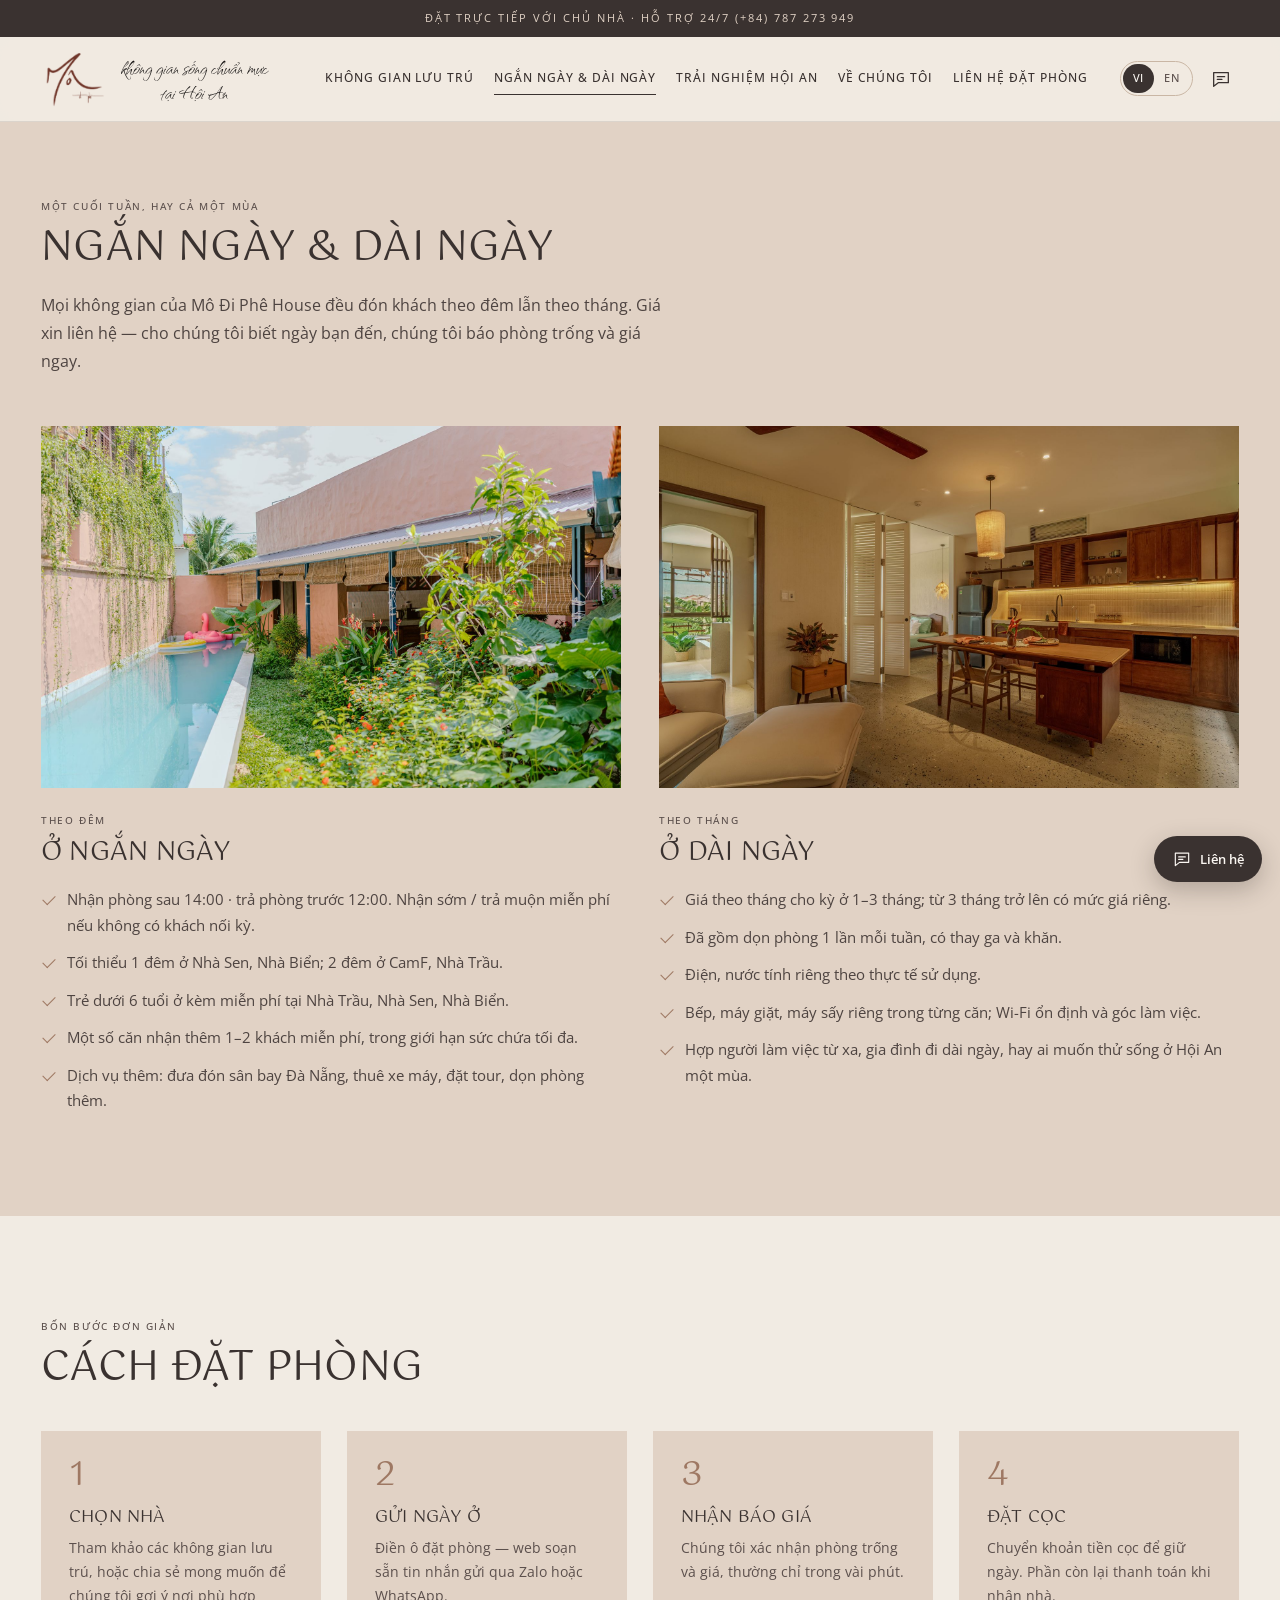
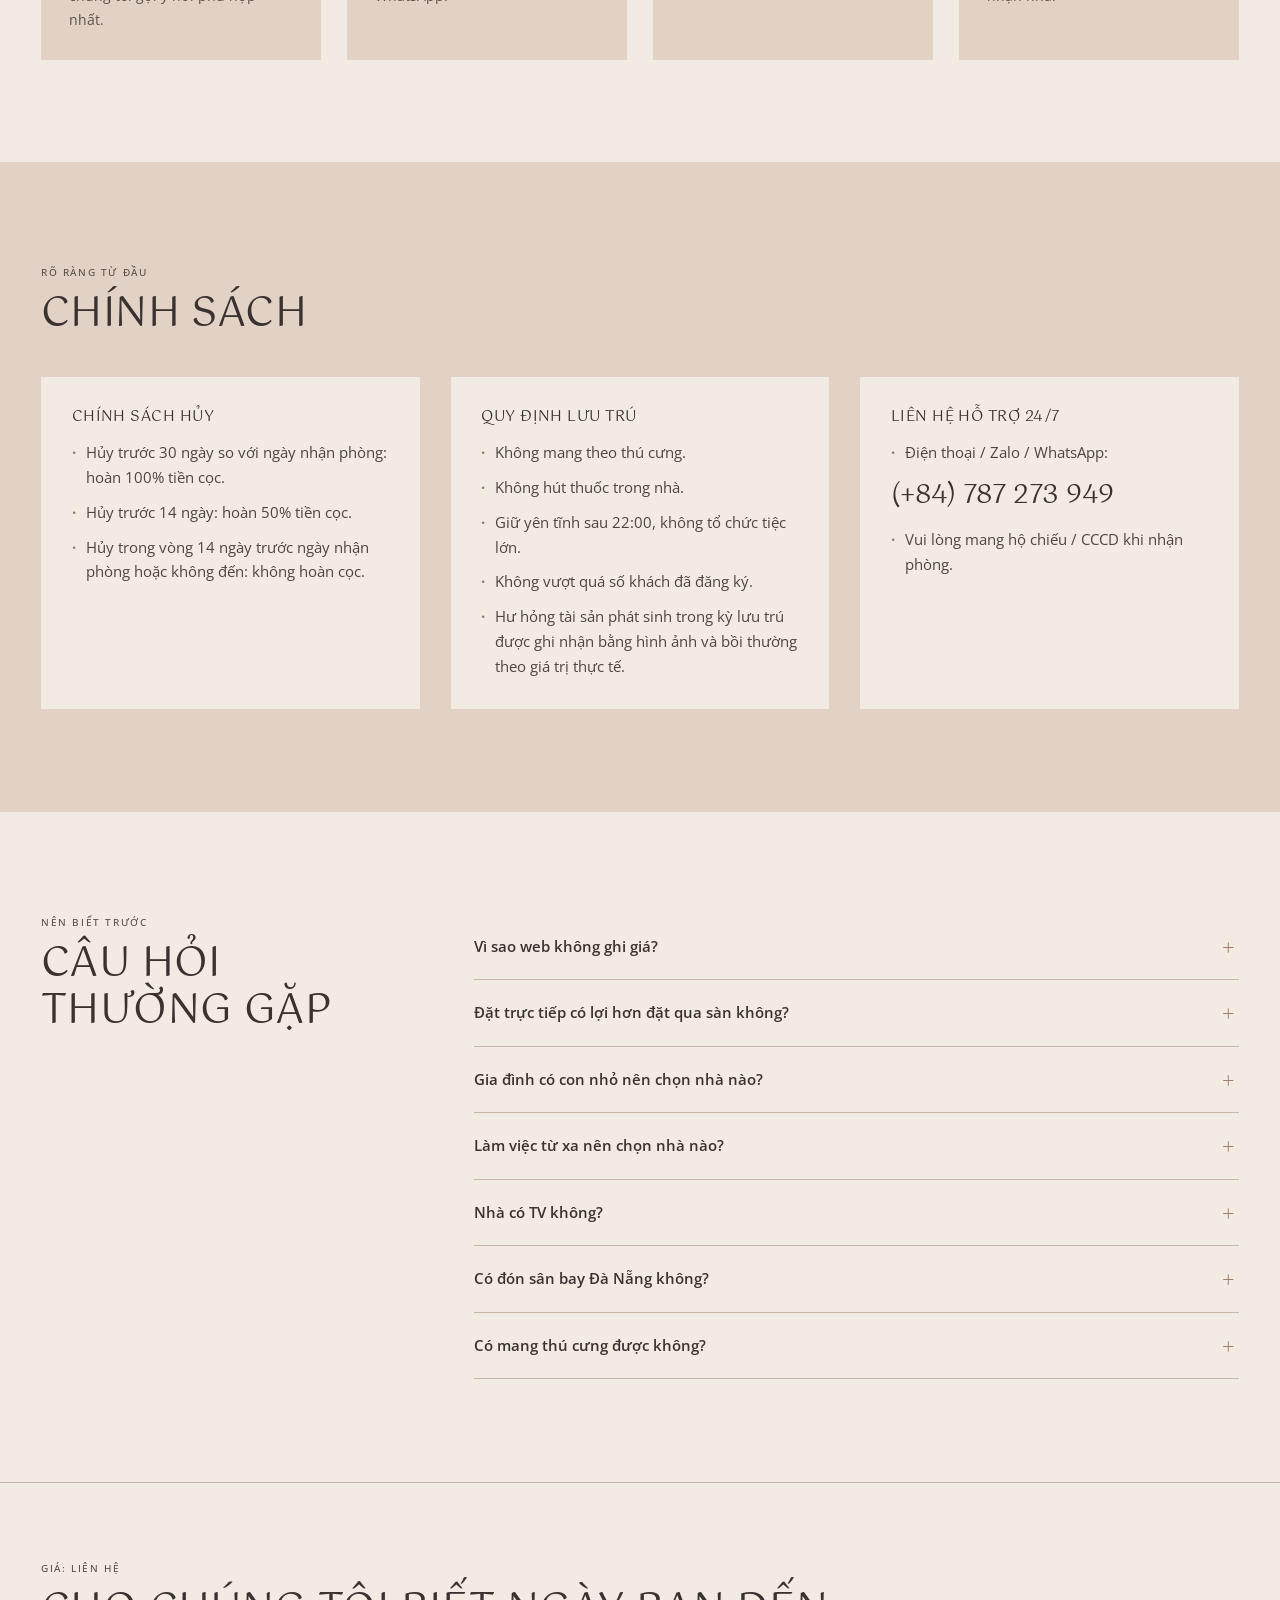
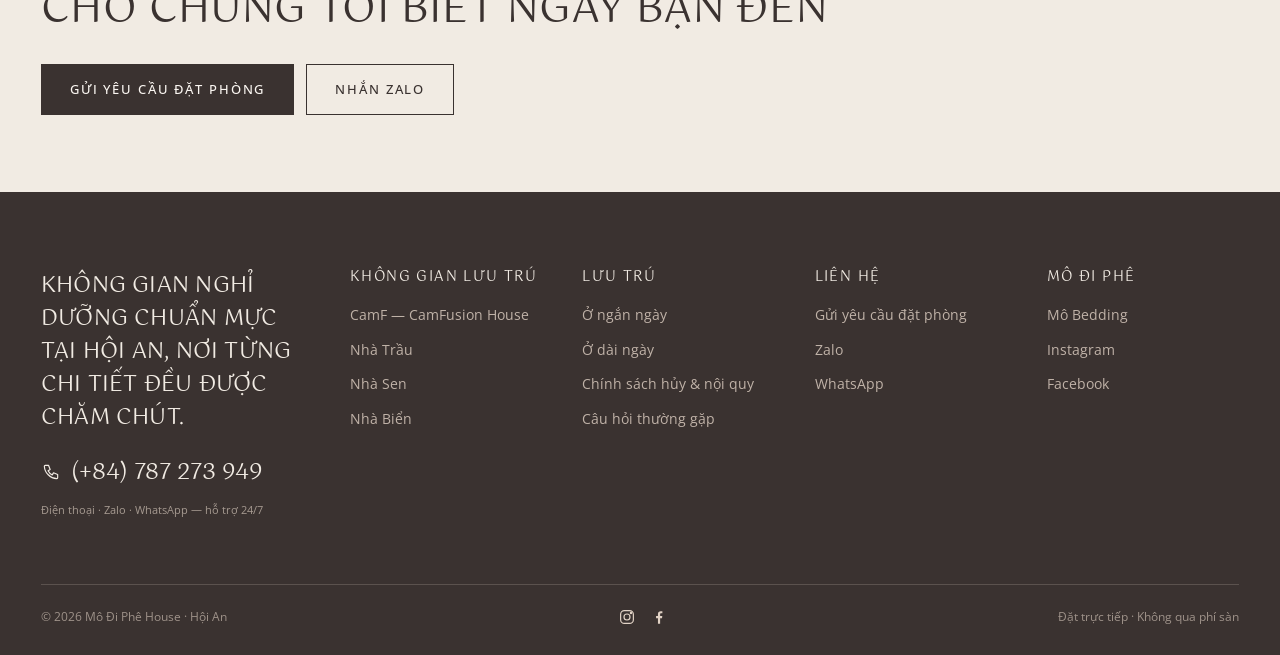
<file: luu-tru.html>
<!doctype html>
<html lang="vi">
<head>
  <meta charset="utf-8">
  <meta name="viewport" content="width=device-width, initial-scale=1">
  <meta name="robots" content="noindex"><!-- bản demo: bỏ dòng này khi lên web chính thức -->
  <title>Ngắn ngày &amp; dài ngày · Mô Đi Phê House</title>
  <meta name="description" content="Cách thuê nhà ở Mô Đi Phê House: ngắn ngày theo đêm hoặc dài ngày theo tháng, quy trình đặt phòng, chính sách hủy, nội quy và câu hỏi thường gặp.">
  <link rel="preconnect" href="https://fonts.googleapis.com">
  <link rel="preconnect" href="https://fonts.gstatic.com" crossorigin>
  <link href="https://fonts.googleapis.com/css2?family=Gotu&family=Qwitcher+Grypen&family=Open+Sans:ital,wght@0,300..700;1,300..700&display=swap" rel="stylesheet">
  <link rel="stylesheet" href="assets/css/base.css?v=20260919c">
  <link rel="stylesheet" href="assets/css/house.css?v=20260919c">
</head>
<body data-page="stay" data-en-title="Short &amp; long stays · Mô Đi Phê House">
<div id="site-header"></div>

<main>
  <section class="page-head">
    <div class="wrap">
      <p class="sec-kicker" data-en="A weekend or a whole season">Một cuối tuần, hay cả một mùa</p>
      <h1 class="sec-title" data-en="Short &amp; long stays">Ngắn ngày &amp; dài ngày</h1>
      <p class="page-head__lead" data-en="Every Mô Đi Phê House residence can be booked by the night or by the month. Rates are on request — tell us your dates and we will reply with availability and a quote.">Mọi không gian của Mô Đi Phê House đều đón khách theo đêm lẫn theo tháng. Giá xin liên hệ — cho chúng tôi biết ngày bạn đến, chúng tôi báo phòng trống và giá ngay.</p>
    </div>
  </section>

  <section class="section" style="padding-top:0">
    <div class="wrap stay-cols">
      <article class="stay-col reveal" id="ngan-ngay">
        <img src="assets/img/bien/bien-30.jpg" alt="Hồ bơi và vườn Nhà Biển" data-en-alt="Beach House pool and garden" loading="lazy">
        <p class="sec-kicker" data-en="By the night">Theo đêm</p>
        <h2 data-en="Short stays">Ở ngắn ngày</h2>
        <ul class="ticks">
          <li data-en="Check-in after 14:00 · check-out before 12:00. Early check-in or late check-out is free when there is no guest before or after you.">Nhận phòng sau 14:00 · trả phòng trước 12:00. Nhận sớm / trả muộn miễn phí nếu không có khách nối kỳ.</li>
          <li data-en="Minimum 1 night at Sen House and the Beach House; 2 nights at CamF and Trau House.">Tối thiểu 1 đêm ở Nhà Sen, Nhà Biển; 2 đêm ở CamF, Nhà Trầu.</li>
          <li data-en="Children under 6 stay free at Trau, Sen and the Beach House.">Trẻ dưới 6 tuổi ở kèm miễn phí tại Nhà Trầu, Nhà Sen, Nhà Biển.</li>
          <li data-en="Some homes welcome 1–2 extra guests at no charge, up to their stated maximum.">Một số căn nhận thêm 1–2 khách miễn phí, trong giới hạn sức chứa tối đa.</li>
          <li data-en="Extras on request: Da Nang airport transfers, motorbike rental, tours, extra housekeeping.">Dịch vụ thêm: đưa đón sân bay Đà Nẵng, thuê xe máy, đặt tour, dọn phòng thêm.</li>
        </ul>
      </article>
      <article class="stay-col reveal" id="dai-ngay">
        <img src="assets/img/camf/camf-19.jpg" alt="Phòng khách và bếp một căn CamF" data-en-alt="Living room and kitchen in a CamF apartment" loading="lazy">
        <p class="sec-kicker" data-en="By the month">Theo tháng</p>
        <h2 data-en="Long stays">Ở dài ngày</h2>
        <ul class="ticks">
          <li data-en="Monthly rates for stays of 1–3 months; a separate rate for 3 months or longer.">Giá theo tháng cho kỳ ở 1–3 tháng; từ 3 tháng trở lên có mức giá riêng.</li>
          <li data-en="Weekly housekeeping with fresh sheets and towels is included.">Đã gồm dọn phòng 1 lần mỗi tuần, có thay ga và khăn.</li>
          <li data-en="Electricity and water are charged separately, by actual use.">Điện, nước tính riêng theo thực tế sử dụng.</li>
          <li data-en="A private kitchen, washer and dryer in every home; stable Wi-Fi and a work space.">Bếp, máy giặt, máy sấy riêng trong từng căn; Wi-Fi ổn định và góc làm việc.</li>
          <li data-en="Ideal for remote workers, families on a long trip, or anyone trying Hội An life for a season.">Hợp người làm việc từ xa, gia đình đi dài ngày, hay ai muốn thử sống ở Hội An một mùa.</li>
        </ul>
      </article>
    </div>
  </section>

  <section class="section section--alt" id="quy-trinh">
    <div class="wrap">
      <div class="head-row reveal">
        <div>
          <p class="sec-kicker" data-en="Four simple steps">Bốn bước đơn giản</p>
          <h2 class="sec-title" data-en="How to book">Cách đặt phòng</h2>
        </div>
      </div>
      <ol class="steps reveal-stagger">
        <li><b>1</b><h3 data-en="Choose a house">Chọn nhà</h3><p data-en="Browse our residences, or share what you have in mind and we will suggest the right one.">Tham khảo các không gian lưu trú, hoặc chia sẻ mong muốn để chúng tôi gợi ý nơi phù hợp nhất.</p></li>
        <li><b>2</b><h3 data-en="Send your dates">Gửi ngày ở</h3><p data-en="Fill in the booking box — it sends a ready message via Zalo or WhatsApp.">Điền ô đặt phòng — web soạn sẵn tin nhắn gửi qua Zalo hoặc WhatsApp.</p></li>
        <li><b>3</b><h3 data-en="Get a quote">Nhận báo giá</h3><p data-en="We confirm availability and the rate, usually within minutes.">Chúng tôi xác nhận phòng trống và giá, thường chỉ trong vài phút.</p></li>
        <li><b>4</b><h3 data-en="Pay a deposit">Đặt cọc</h3><p data-en="A bank-transfer deposit holds your dates. The rest is paid at check-in.">Chuyển khoản tiền cọc để giữ ngày. Phần còn lại thanh toán khi nhận nhà.</p></li>
      </ol>
    </div>
  </section>

  <section class="section" id="chinh-sach">
    <div class="wrap">
      <div class="head-row reveal">
        <div>
          <p class="sec-kicker" data-en="Clear from the start">Rõ ràng từ đầu</p>
          <h2 class="sec-title" data-en="Policies">Chính sách</h2>
        </div>
      </div>
      <div class="pol pol--page reveal">
        <div>
          <h3 data-en="Cancellation">Chính sách hủy</h3>
          <ul class="plain">
            <li data-en="Cancel 30+ days before check-in: 100% of the deposit refunded.">Hủy trước 30 ngày so với ngày nhận phòng: hoàn 100% tiền cọc.</li>
            <li data-en="Cancel 14+ days before check-in: 50% of the deposit refunded.">Hủy trước 14 ngày: hoàn 50% tiền cọc.</li>
            <li data-en="Cancel within 14 days of check-in, or no-show: the deposit is not refunded.">Hủy trong vòng 14 ngày trước ngày nhận phòng hoặc không đến: không hoàn cọc.</li>
          </ul>
        </div>
        <div>
          <h3 data-en="House rules">Quy định lưu trú</h3>
          <ul class="plain">
            <li data-en="No pets.">Không mang theo thú cưng.</li>
            <li data-en="No smoking indoors.">Không hút thuốc trong nhà.</li>
            <li data-en="Quiet after 22:00; no large parties.">Giữ yên tĩnh sau 22:00, không tổ chức tiệc lớn.</li>
            <li data-en="No more guests than registered.">Không vượt quá số khách đã đăng ký.</li>
            <li data-en="Any damage during the stay is recorded with photos and compensated at actual value.">Hư hỏng tài sản phát sinh trong kỳ lưu trú được ghi nhận bằng hình ảnh và bồi thường theo giá trị thực tế.</li>
          </ul>
        </div>
        <div>
          <h3 data-en="24/7 support">Liên hệ hỗ trợ 24/7</h3>
          <ul class="plain">
            <li data-en="Phone / Zalo / WhatsApp:">Điện thoại / Zalo / WhatsApp:</li>
            <li><a class="big-phone" href="tel:+84787273949">(+84) 787 273 949</a></li>
            <li data-en="Please bring a passport or ID for check-in.">Vui lòng mang hộ chiếu / CCCD khi nhận phòng.</li>
          </ul>
        </div>
      </div>
    </div>
  </section>

  <section class="section section--alt" id="hoi-dap">
    <div class="wrap faq-wrap">
      <div class="reveal">
        <p class="sec-kicker" data-en="Good to know">Nên biết trước</p>
        <h2 class="sec-title" data-en="FAQ">Câu hỏi thường gặp</h2>
      </div>
      <div class="faq reveal">
        <details><summary data-en="Why aren’t rates shown on the website?">Vì sao web không ghi giá?</summary><p data-en="Rates change with the season and the length of your stay — a month costs much less per night than a weekend. Send your dates and we will quote the best rate for you.">Giá thay đổi theo mùa và độ dài kỳ ở — ở một tháng rẻ hơn nhiều tính theo đêm so với ở cuối tuần. Bạn gửi ngày, chúng tôi báo mức tốt nhất cho bạn.</p></details>
        <details><summary data-en="Is booking direct cheaper than on booking platforms?">Đặt trực tiếp có lợi hơn đặt qua sàn không?</summary><p data-en="Yes — booking direct avoids platform fees, and you talk to the host yourself from the first message to check-out.">Có — đặt trực tiếp không mất phí sàn, và bạn nói chuyện thẳng với chủ nhà từ tin nhắn đầu tiên đến lúc trả phòng.</p></details>
        <details><summary data-en="Which house is best for a family with small children?">Gia đình có con nhỏ nên chọn nhà nào?</summary><p data-en="The Beach House is single-storey with no stairs; Sen House has a private pool and a garden. Children must always be with an adult in the pool.">Nhà Biển một tầng, không cầu thang; Nhà Sen có hồ bơi riêng và sân vườn. Trẻ em xuống hồ luôn cần người lớn đi kèm.</p></details>
        <details><summary data-en="Which house is best for working remotely?">Làm việc từ xa nên chọn nhà nào?</summary><p data-en="CamF: every apartment has a kitchen and laundry, the building has a co-working corner, free coffee and bicycles. Trau House is quieter still, with just two apartments.">CamF: căn nào cũng có bếp và máy giặt sấy, tòa nhà có góc làm việc chung, cà phê và xe đạp miễn phí. Nhà Trầu còn yên hơn nữa, chỉ có hai căn.</p></details>
        <details><summary data-en="Do the houses have TVs?">Nhà có TV không?</summary><p data-en="Most homes are deliberately TV-free. The CamF penthouse (Pineapple) has a projector in the living room.">Phần lớn các căn cố ý không đặt TV. Căn penthouse Thơm ở CamF có máy chiếu trong phòng khách.</p></details>
        <details><summary data-en="Can you pick us up from Da Nang airport?">Có đón sân bay Đà Nẵng không?</summary><p data-en="Yes, for a fee, by 4- or 7-seat car. We can also rent you a motorbike and help book tours.">Có, tính phí, bằng xe 4 hoặc 7 chỗ. Chúng tôi cũng cho thuê xe máy và hỗ trợ đặt tour.</p></details>
        <details><summary data-en="Can we bring a pet?">Có mang thú cưng được không?</summary><p data-en="Sorry — pets are not allowed in any of our homes.">Rất tiếc — tất cả các nhà đều không nhận thú cưng.</p></details>
      </div>
    </div>
  </section>

  <section class="cta-band">
    <div class="wrap cta-band__row">
      <div>
        <p class="sec-kicker" data-en="Rates on request">Giá: liên hệ</p>
        <h2 class="sec-title" data-en="Tell us your dates">Cho chúng tôi biết ngày bạn đến</h2>
      </div>
      <div class="cta-band__btns">
        <a class="btn btn--solid" href="lien-he.html" data-en="Send a booking request">Gửi yêu cầu đặt phòng</a>
        <a class="btn" href="https://zalo.me/0787273949" target="_blank" rel="noopener" data-en="Message on Zalo">Nhắn Zalo</a>
      </div>
    </div>
  </section>
</main>

<div id="site-footer"></div>
<script src="assets/js/data.js?v=20260919c"></script>
<script src="assets/js/main.js?v=20260919c"></script>
</body>
</html>
</file>
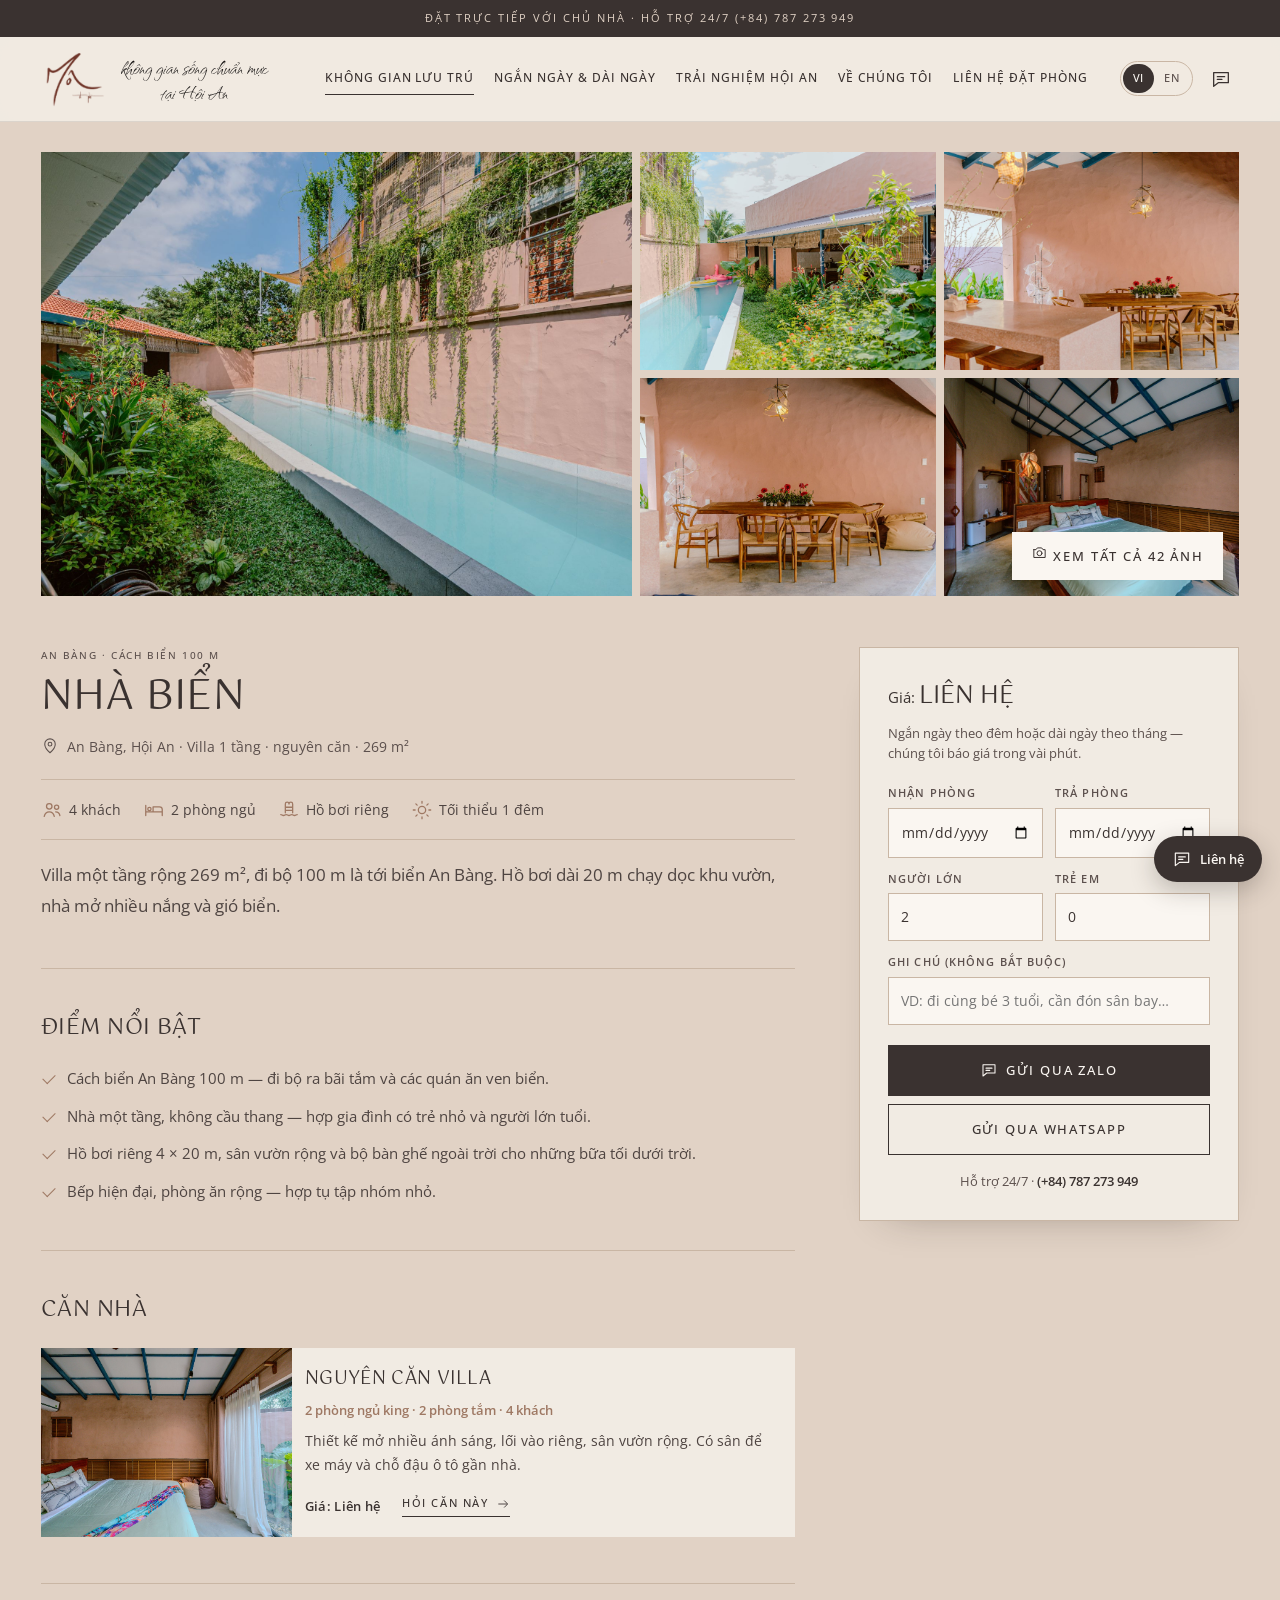
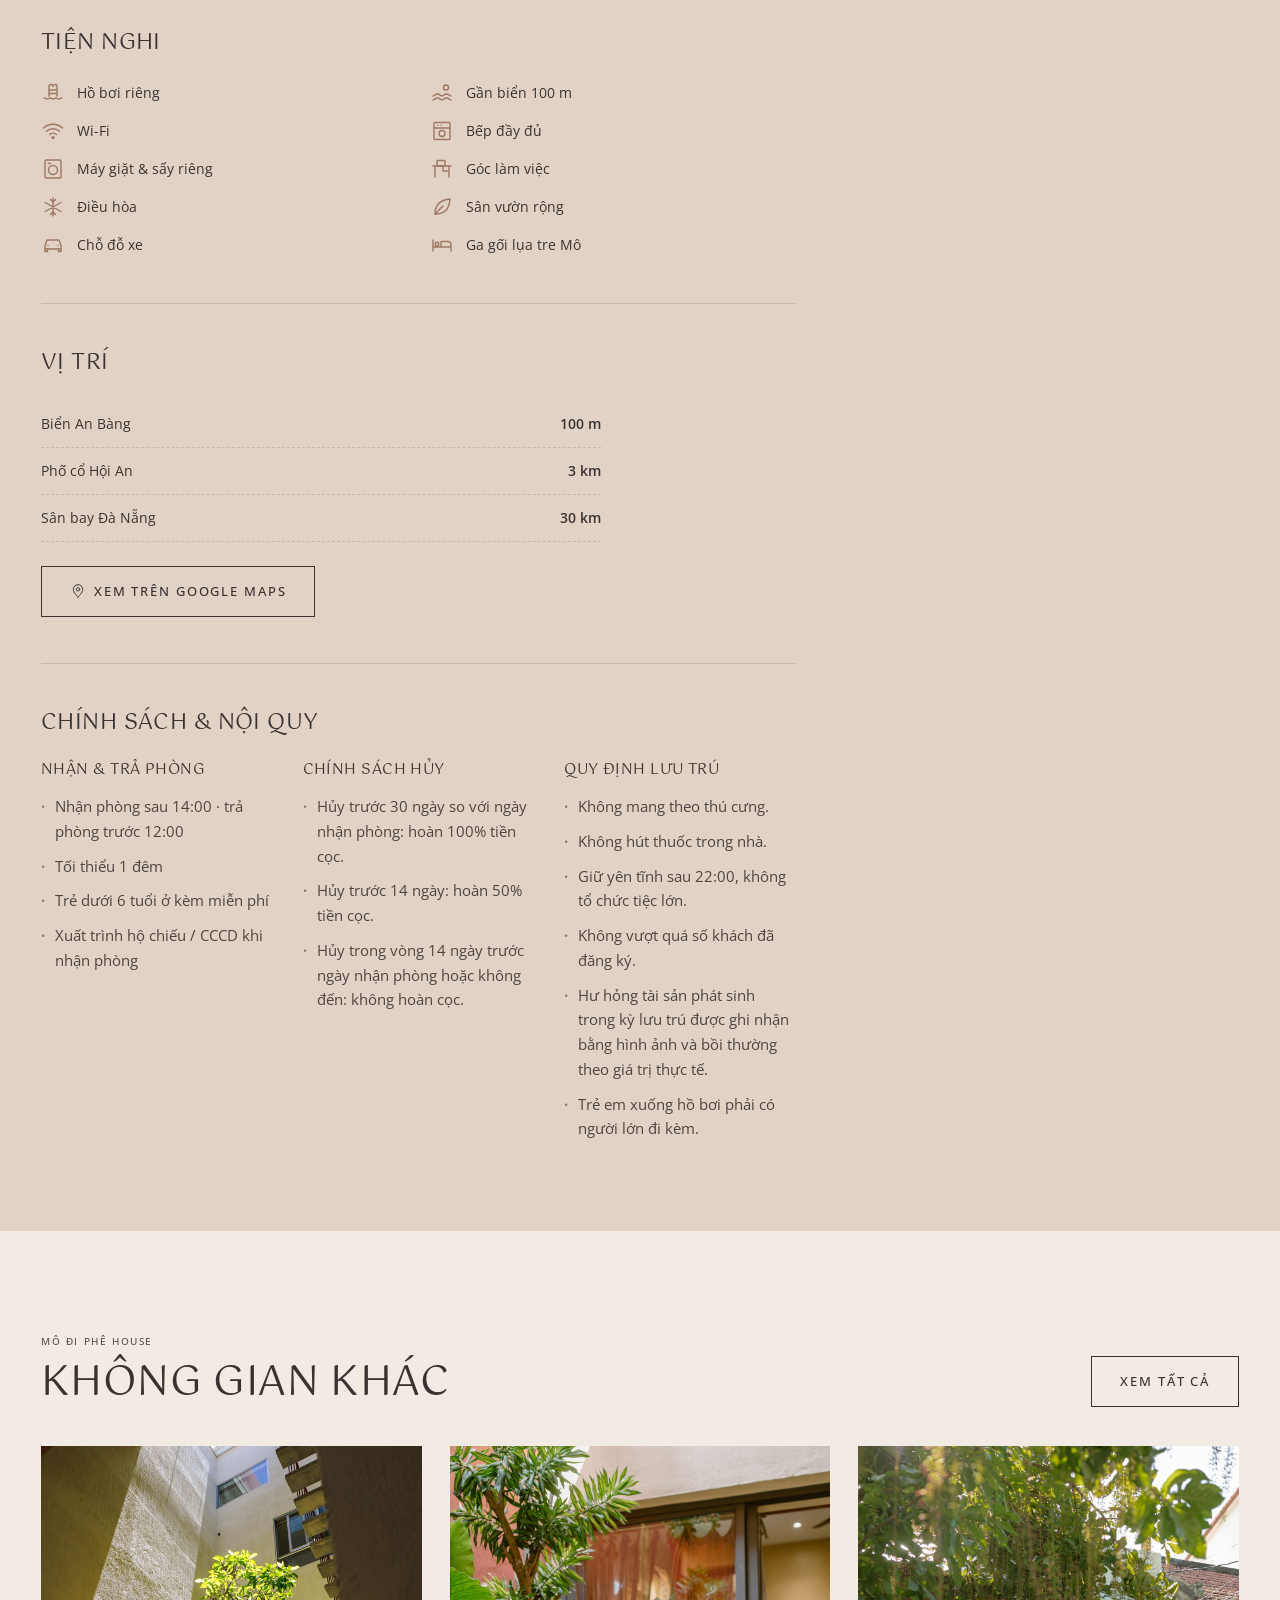
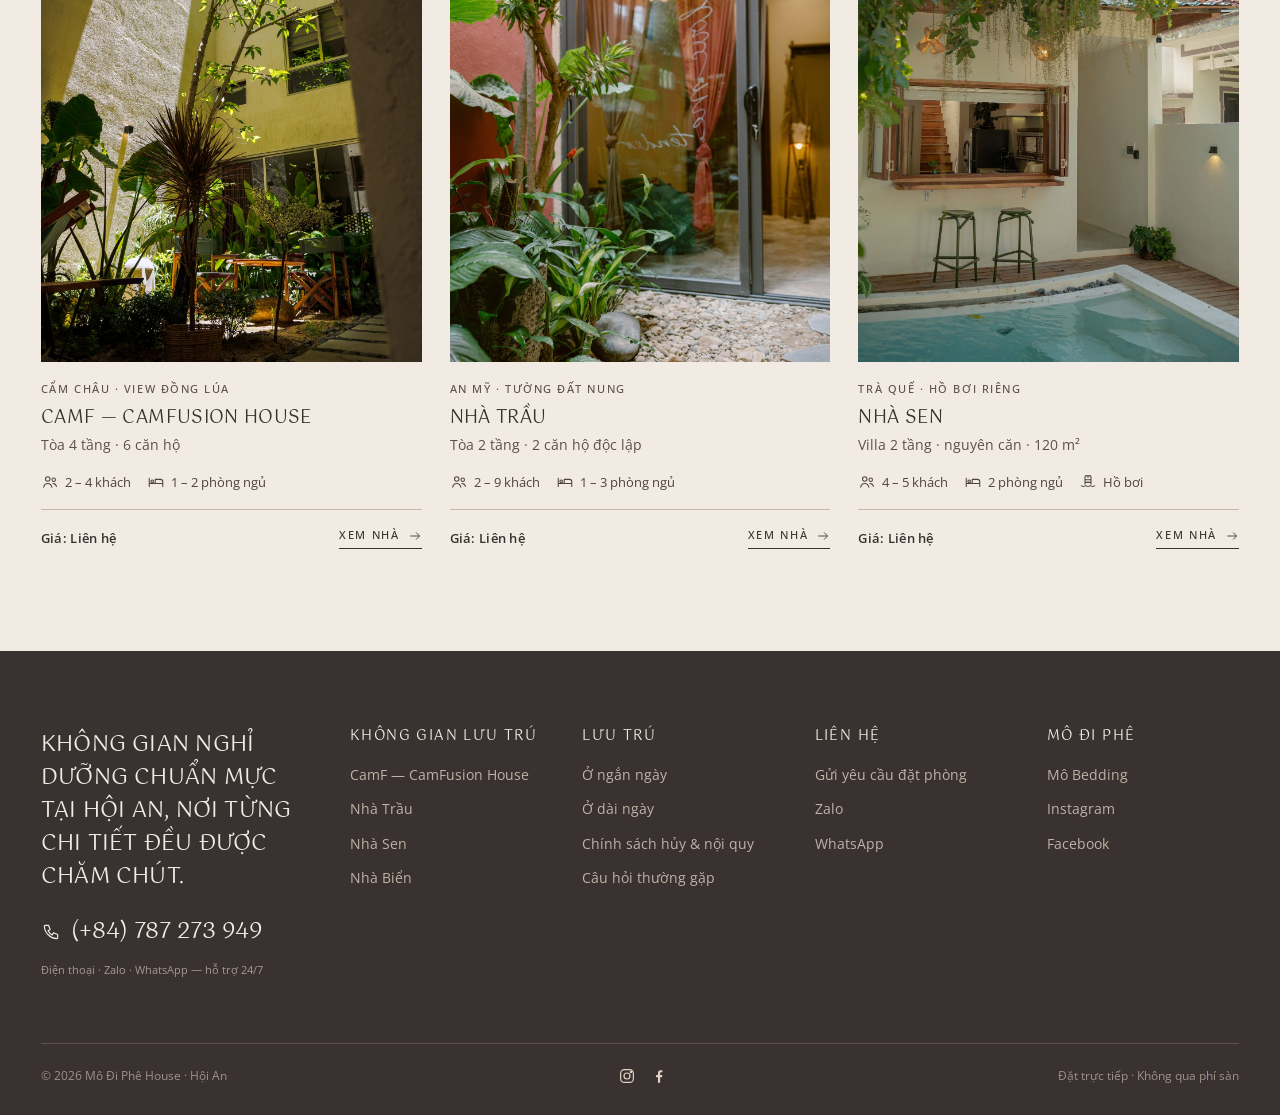
<file: nha-bien.html>
<!doctype html>
<html lang="vi">
<head>
  <meta charset="utf-8">
  <meta name="viewport" content="width=device-width, initial-scale=1">
  <meta name="robots" content="noindex"><!-- bản demo: bỏ dòng này khi lên web chính thức -->
  <title>Nhà Biển An Bàng · Mô Đi Phê House</title>
  <meta name="description" content="Villa 1 tầng 269 m², hồ bơi riêng 20 m, cách biển An Bàng 100 m.">
  <meta property="og:title" content="Nhà Biển An Bàng · Mô Đi Phê House">
  <meta property="og:description" content="Villa 1 tầng 269 m², hồ bơi riêng 20 m, cách biển An Bàng 100 m.">
  <meta property="og:image" content="assets/img/bien/bien-29.jpg">
  <link rel="preconnect" href="https://fonts.googleapis.com">
  <link rel="preconnect" href="https://fonts.gstatic.com" crossorigin>
  <link href="https://fonts.googleapis.com/css2?family=Gotu&family=Qwitcher+Grypen&family=Open+Sans:ital,wght@0,300..700;1,300..700&display=swap" rel="stylesheet">
  <link rel="stylesheet" href="assets/css/base.css?v=20260919c">
  <link rel="stylesheet" href="assets/css/house.css?v=20260919c">
</head>
<body data-page="houses" data-house="bien" data-en-title="Beach House An Bàng · Mô Đi Phê House">
<div id="site-header"></div>
<main id="house" class="house-page"></main>

<div id="site-footer"></div>
<script src="assets/js/data.js?v=20260919c"></script>
<script src="assets/js/main.js?v=20260919c"></script>
</body>
</html>
</file>
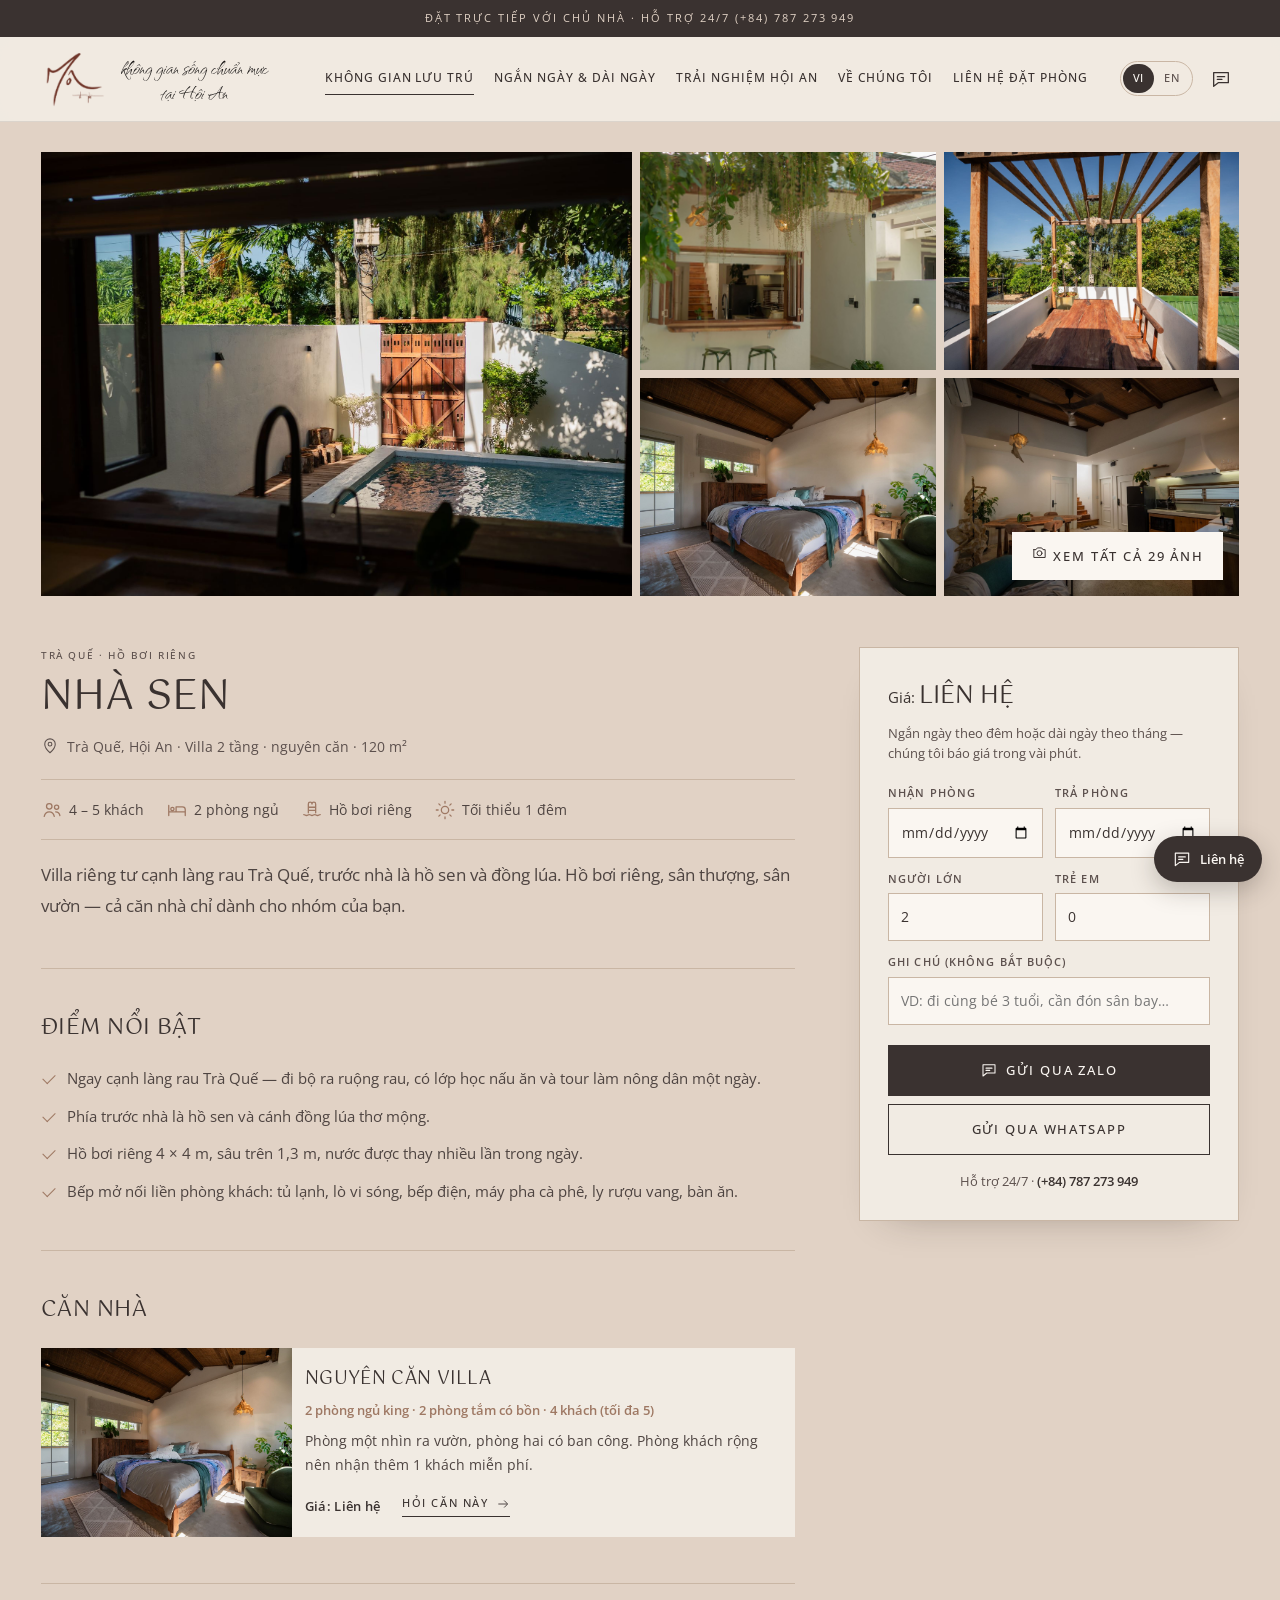
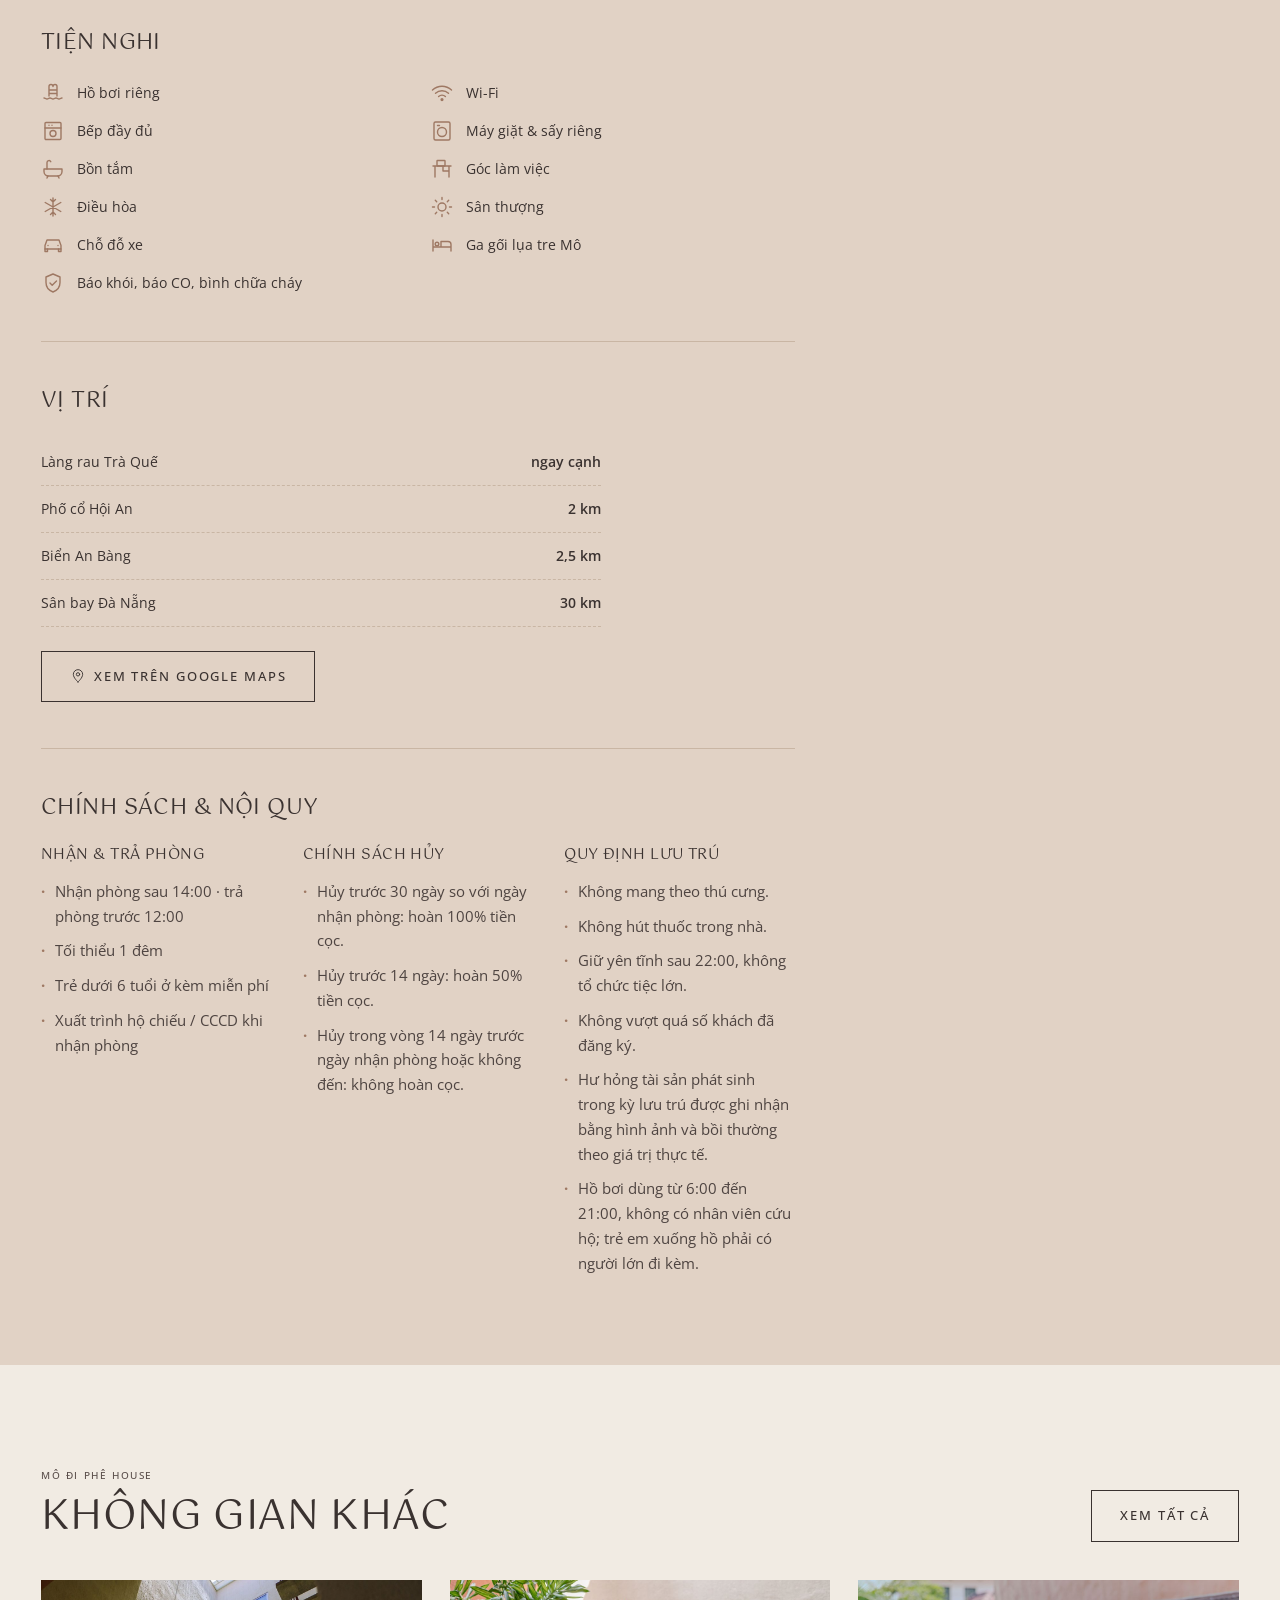
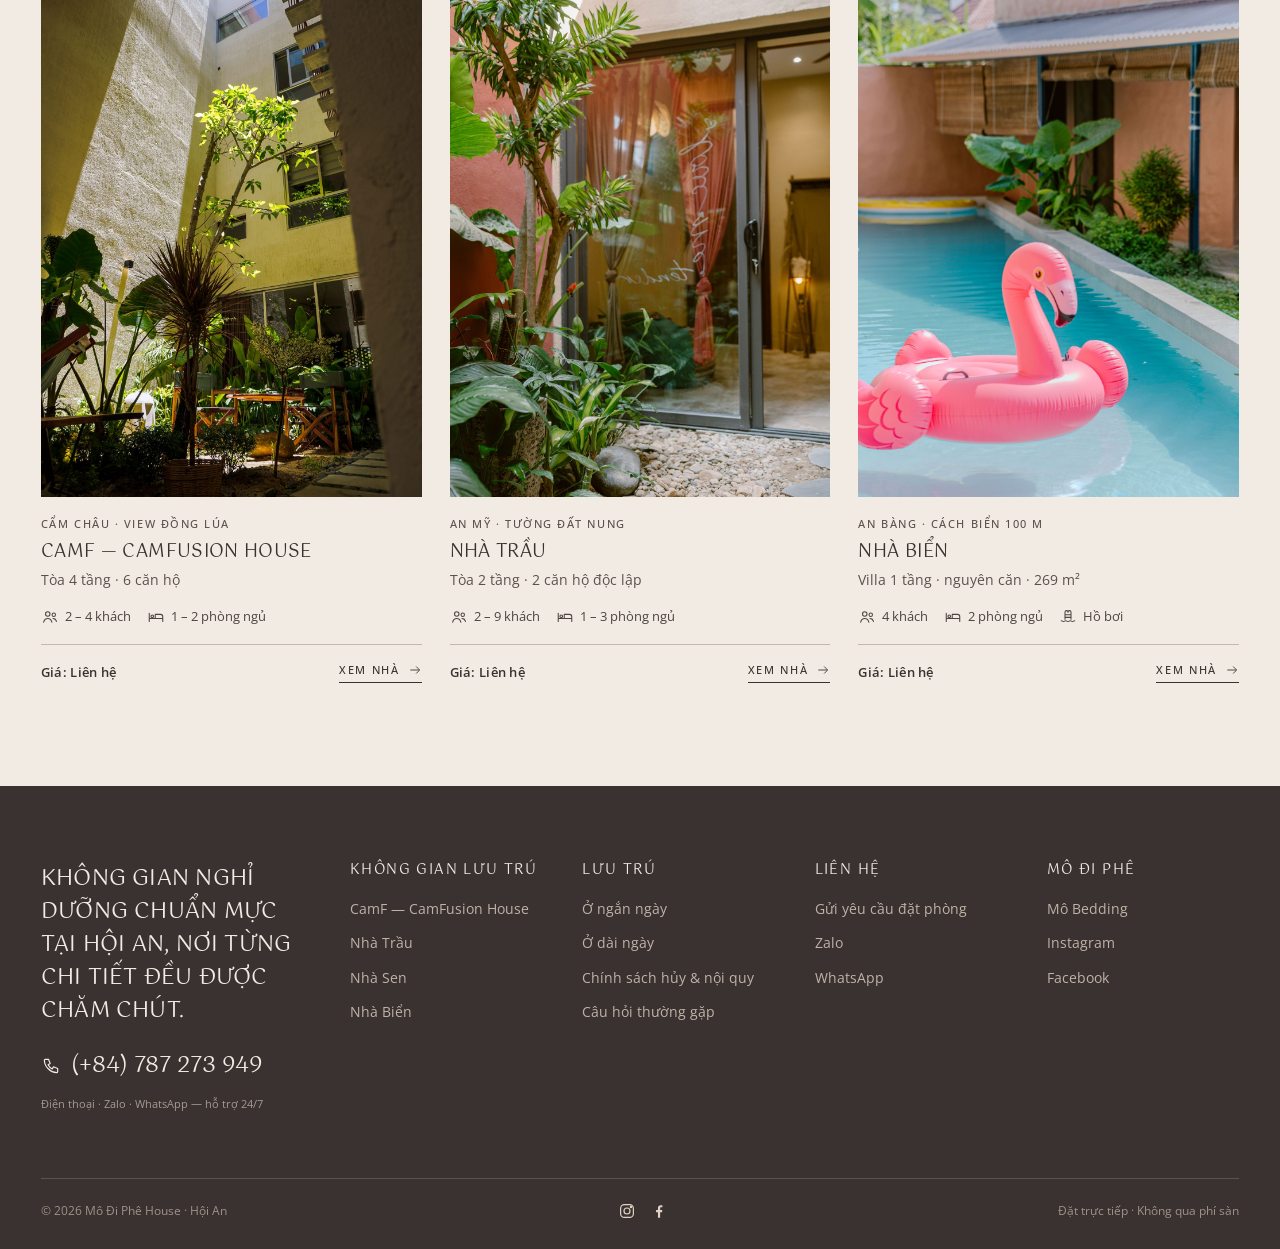
<file: nha-sen.html>
<!doctype html>
<html lang="vi">
<head>
  <meta charset="utf-8">
  <meta name="viewport" content="width=device-width, initial-scale=1">
  <meta name="robots" content="noindex"><!-- bản demo: bỏ dòng này khi lên web chính thức -->
  <title>Nhà Sen · Mô Đi Phê House</title>
  <meta name="description" content="Villa 2 phòng ngủ có hồ bơi riêng, sân thượng, cạnh làng rau Trà Quế, Hội An.">
  <meta property="og:title" content="Nhà Sen · Mô Đi Phê House">
  <meta property="og:description" content="Villa 2 phòng ngủ có hồ bơi riêng, sân thượng, cạnh làng rau Trà Quế, Hội An.">
  <meta property="og:image" content="assets/img/sen/sen-20.jpg">
  <link rel="preconnect" href="https://fonts.googleapis.com">
  <link rel="preconnect" href="https://fonts.gstatic.com" crossorigin>
  <link href="https://fonts.googleapis.com/css2?family=Gotu&family=Qwitcher+Grypen&family=Open+Sans:ital,wght@0,300..700;1,300..700&display=swap" rel="stylesheet">
  <link rel="stylesheet" href="assets/css/base.css?v=20260919c">
  <link rel="stylesheet" href="assets/css/house.css?v=20260919c">
</head>
<body data-page="houses" data-house="sen" data-en-title="Sen House · Mô Đi Phê House">
<div id="site-header"></div>
<main id="house" class="house-page"></main>

<div id="site-footer"></div>
<script src="assets/js/data.js?v=20260919c"></script>
<script src="assets/js/main.js?v=20260919c"></script>
</body>
</html>
</file>
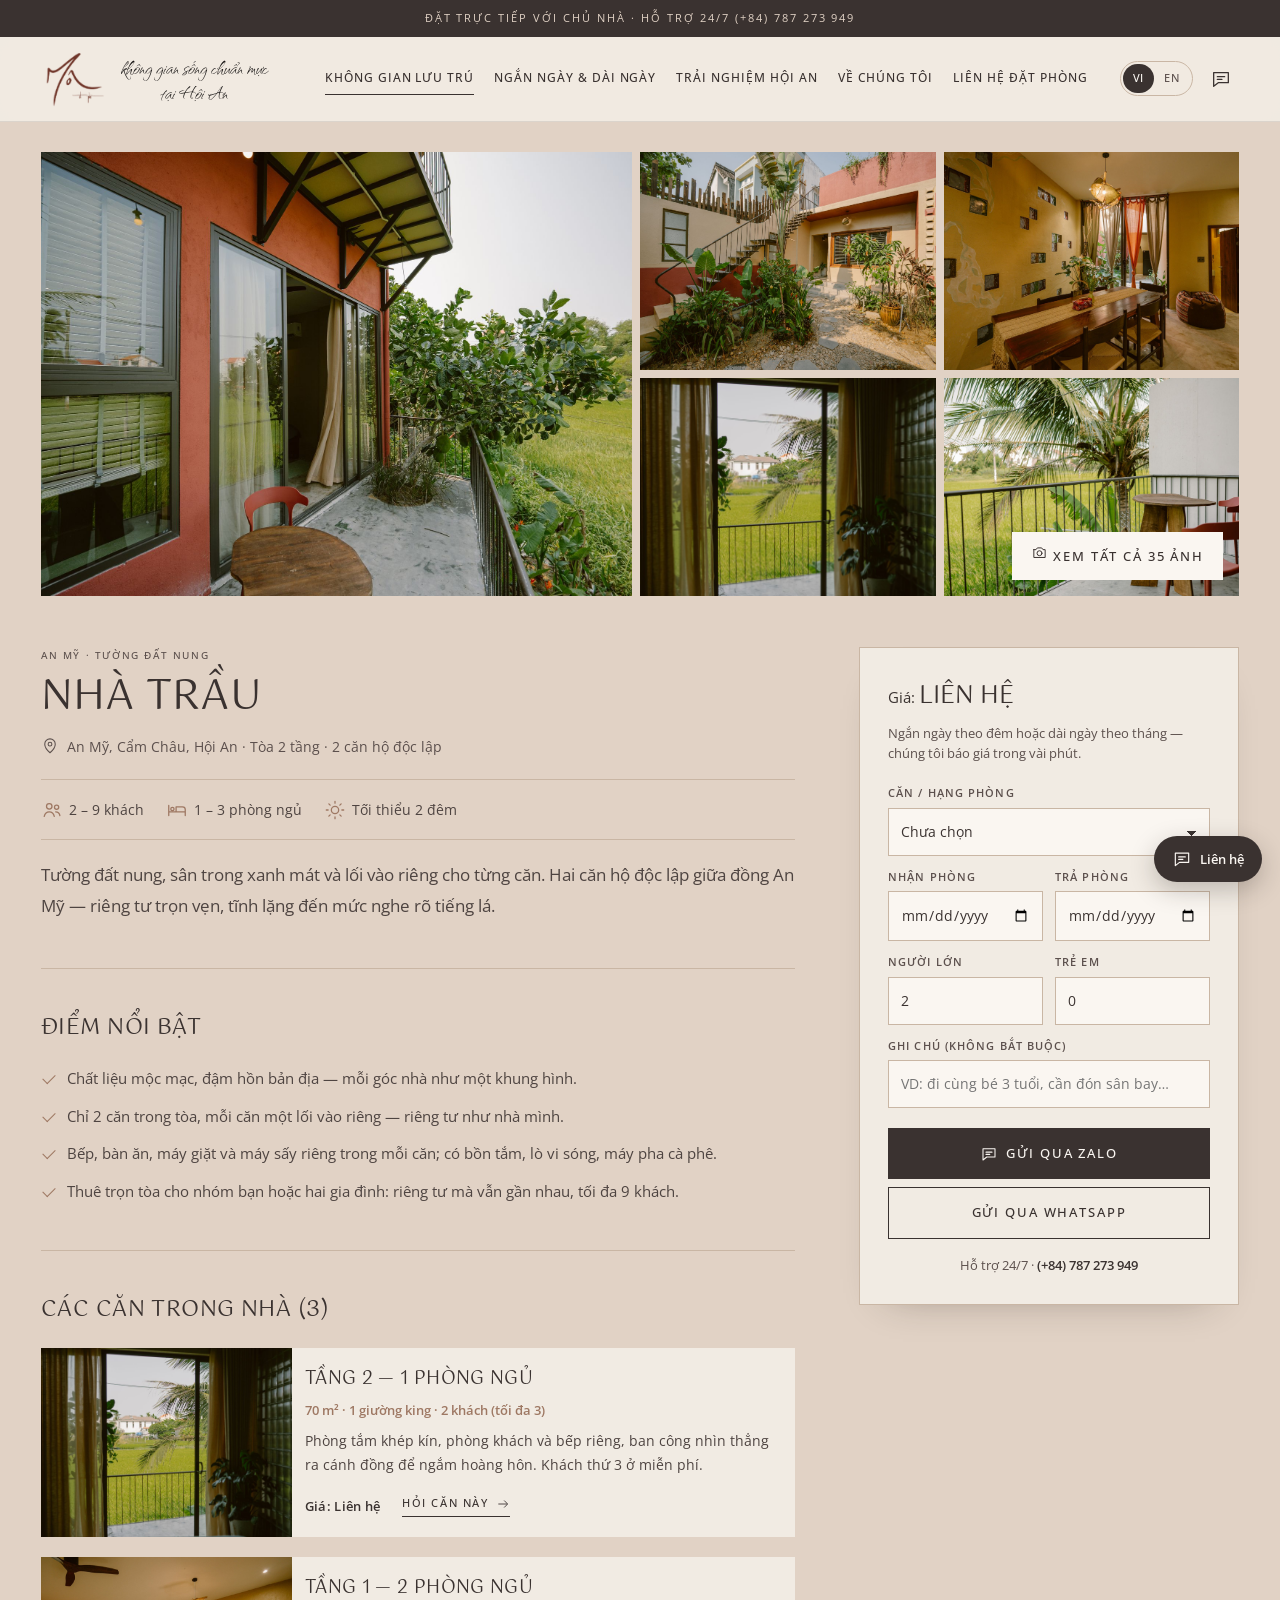
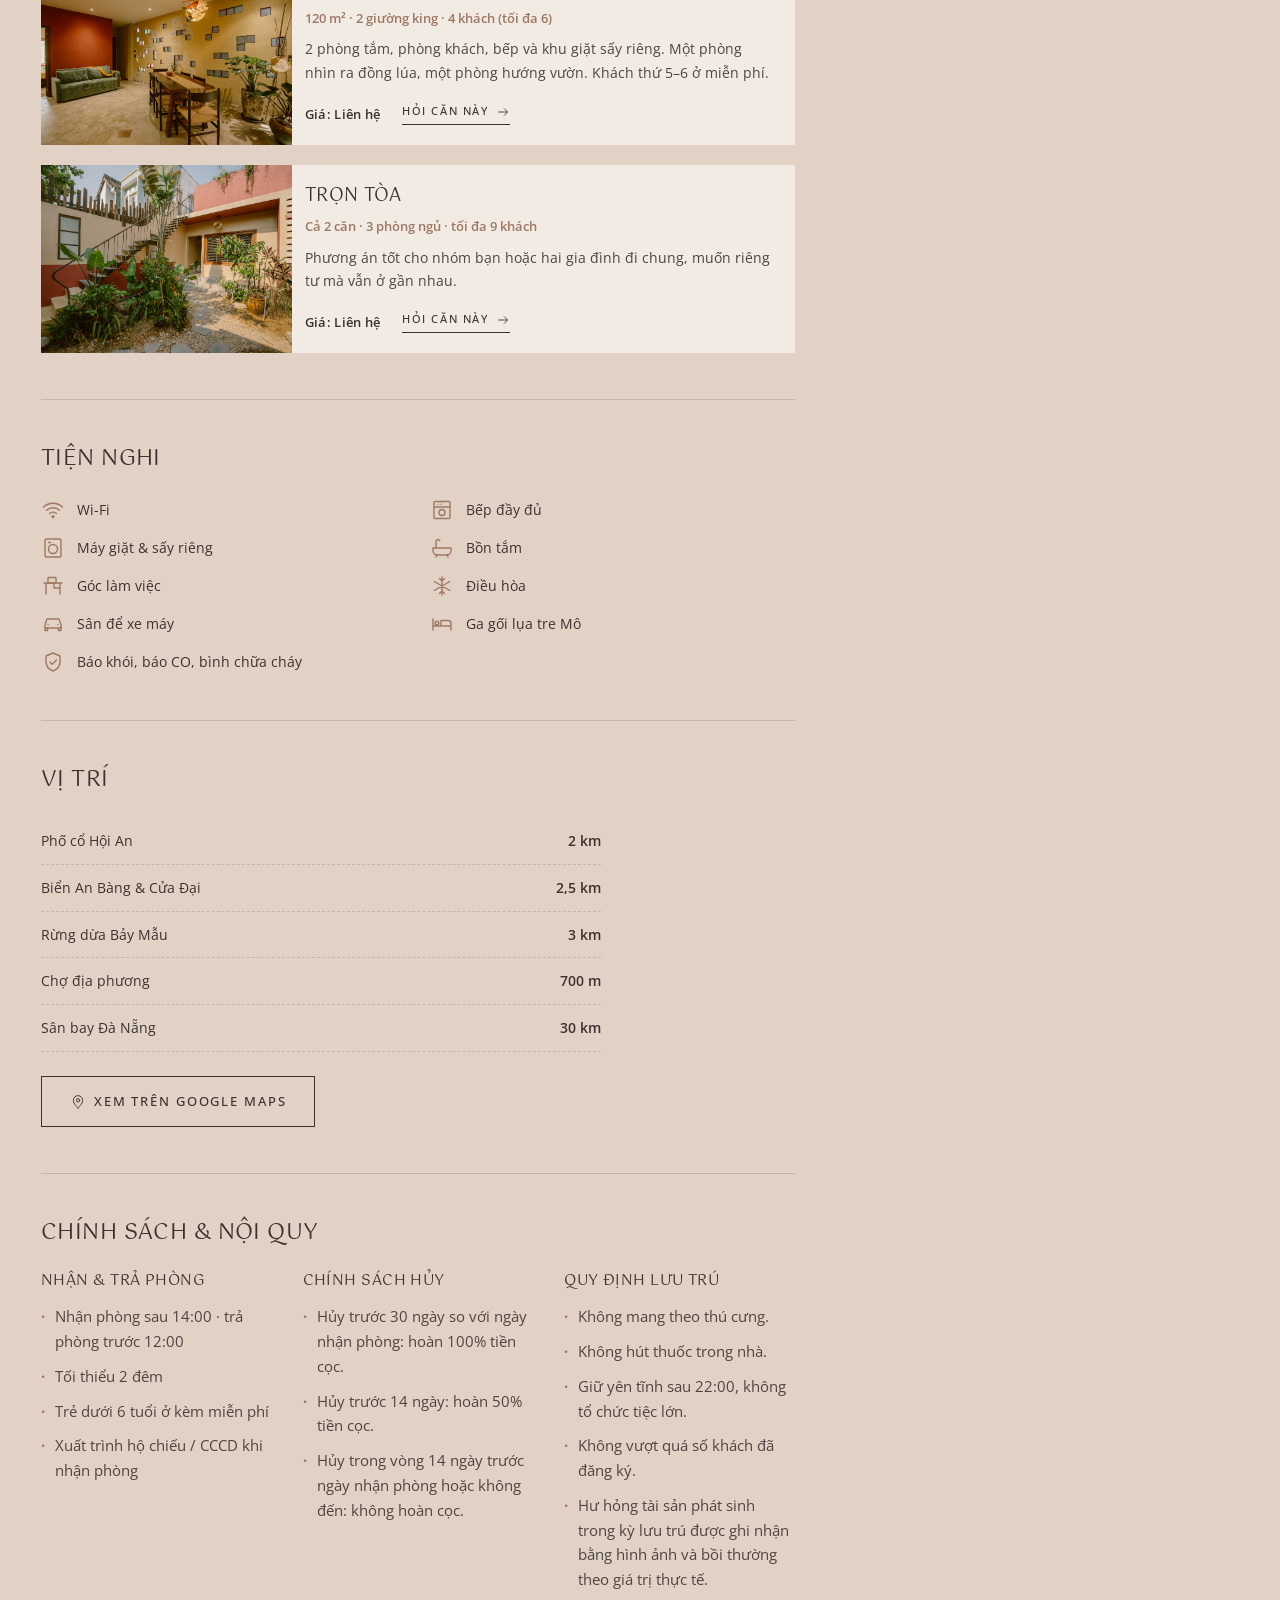
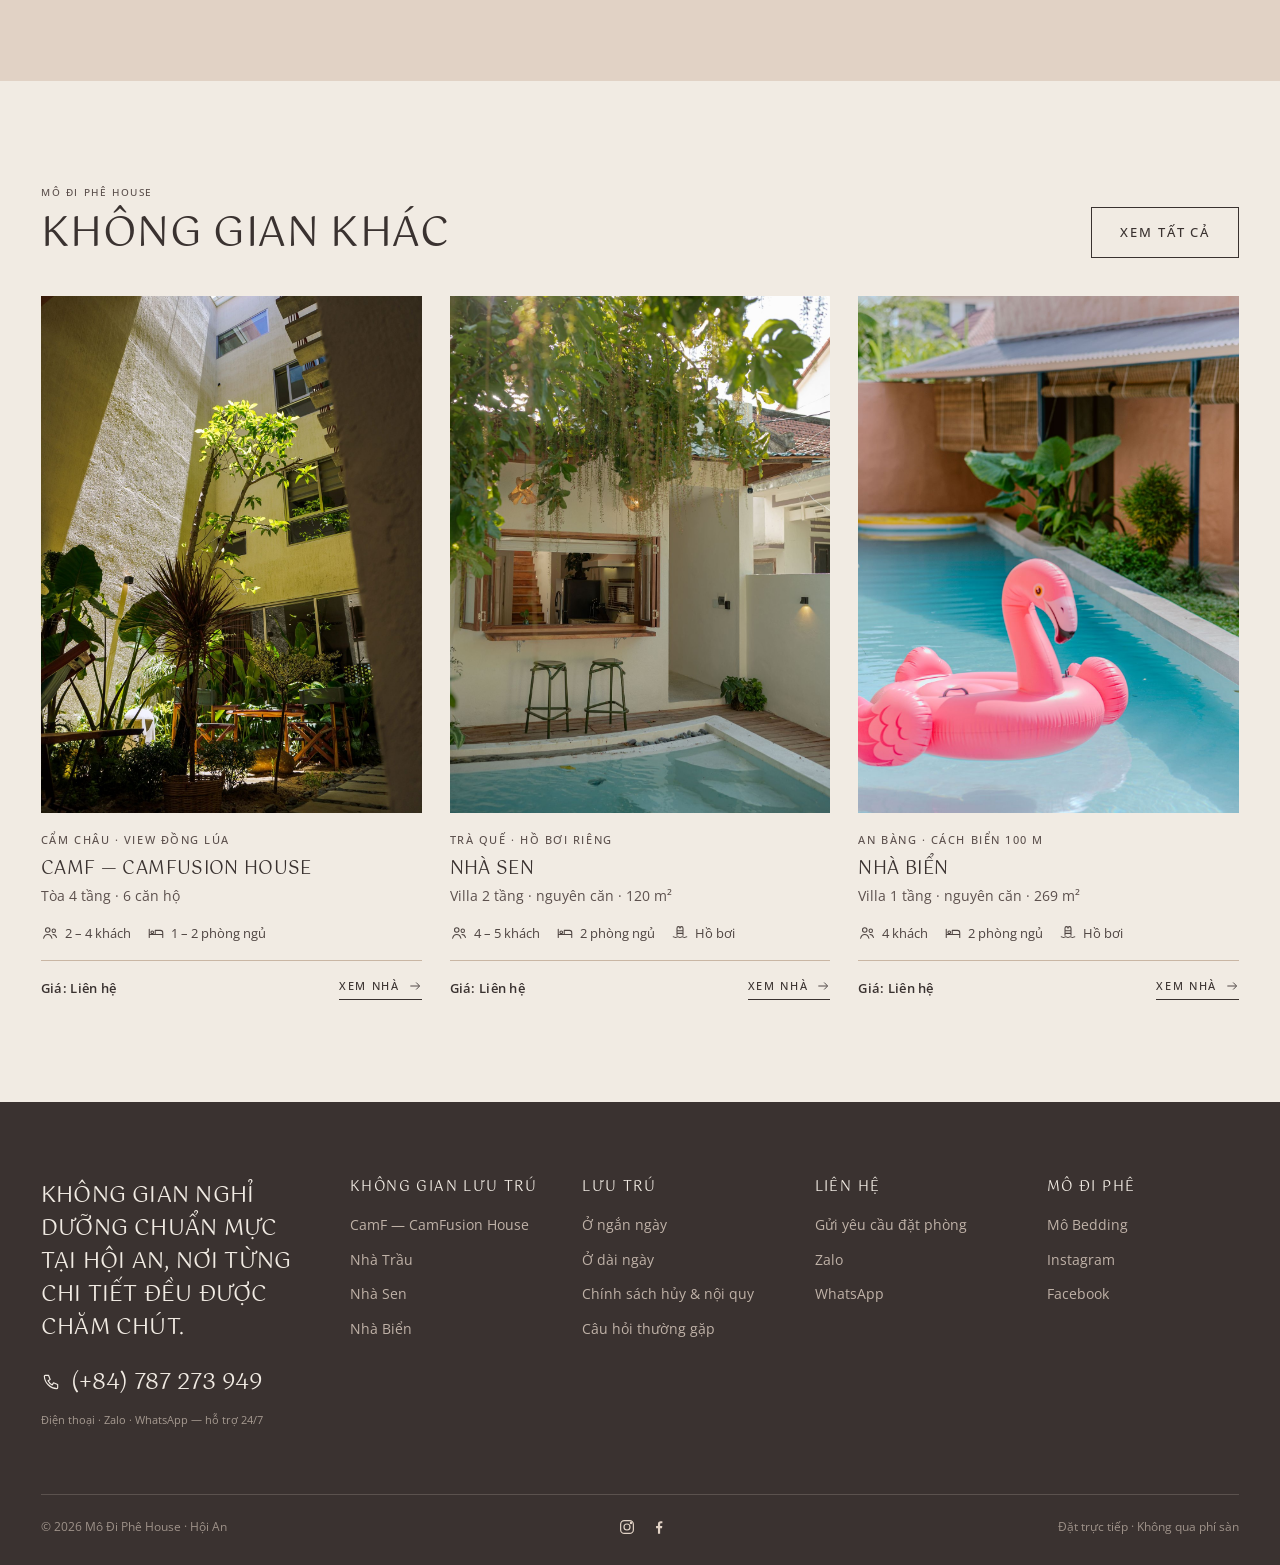
<file: nha-trau.html>
<!doctype html>
<html lang="vi">
<head>
  <meta charset="utf-8">
  <meta name="viewport" content="width=device-width, initial-scale=1">
  <meta name="robots" content="noindex"><!-- bản demo: bỏ dòng này khi lên web chính thức -->
  <title>Nhà Trầu · Mô Đi Phê House</title>
  <meta name="description" content="Hai căn hộ tường đất nung giữa đồng An Mỹ, Hội An — 1 phòng ngủ và 2 phòng ngủ, hoặc thuê trọn tòa tối đa 9 khách.">
  <meta property="og:title" content="Nhà Trầu · Mô Đi Phê House">
  <meta property="og:description" content="Hai căn hộ tường đất nung giữa đồng An Mỹ, Hội An — 1 phòng ngủ và 2 phòng ngủ, hoặc thuê trọn tòa tối đa 9 khách.">
  <meta property="og:image" content="assets/img/trau/trau-10.jpg">
  <link rel="preconnect" href="https://fonts.googleapis.com">
  <link rel="preconnect" href="https://fonts.gstatic.com" crossorigin>
  <link href="https://fonts.googleapis.com/css2?family=Gotu&family=Qwitcher+Grypen&family=Open+Sans:ital,wght@0,300..700;1,300..700&display=swap" rel="stylesheet">
  <link rel="stylesheet" href="assets/css/base.css?v=20260919c">
  <link rel="stylesheet" href="assets/css/house.css?v=20260919c">
</head>
<body data-page="houses" data-house="trau" data-en-title="Trau House · Mô Đi Phê House">
<div id="site-header"></div>
<main id="house" class="house-page"></main>

<div id="site-footer"></div>
<script src="assets/js/data.js?v=20260919c"></script>
<script src="assets/js/main.js?v=20260919c"></script>
</body>
</html>
</file>
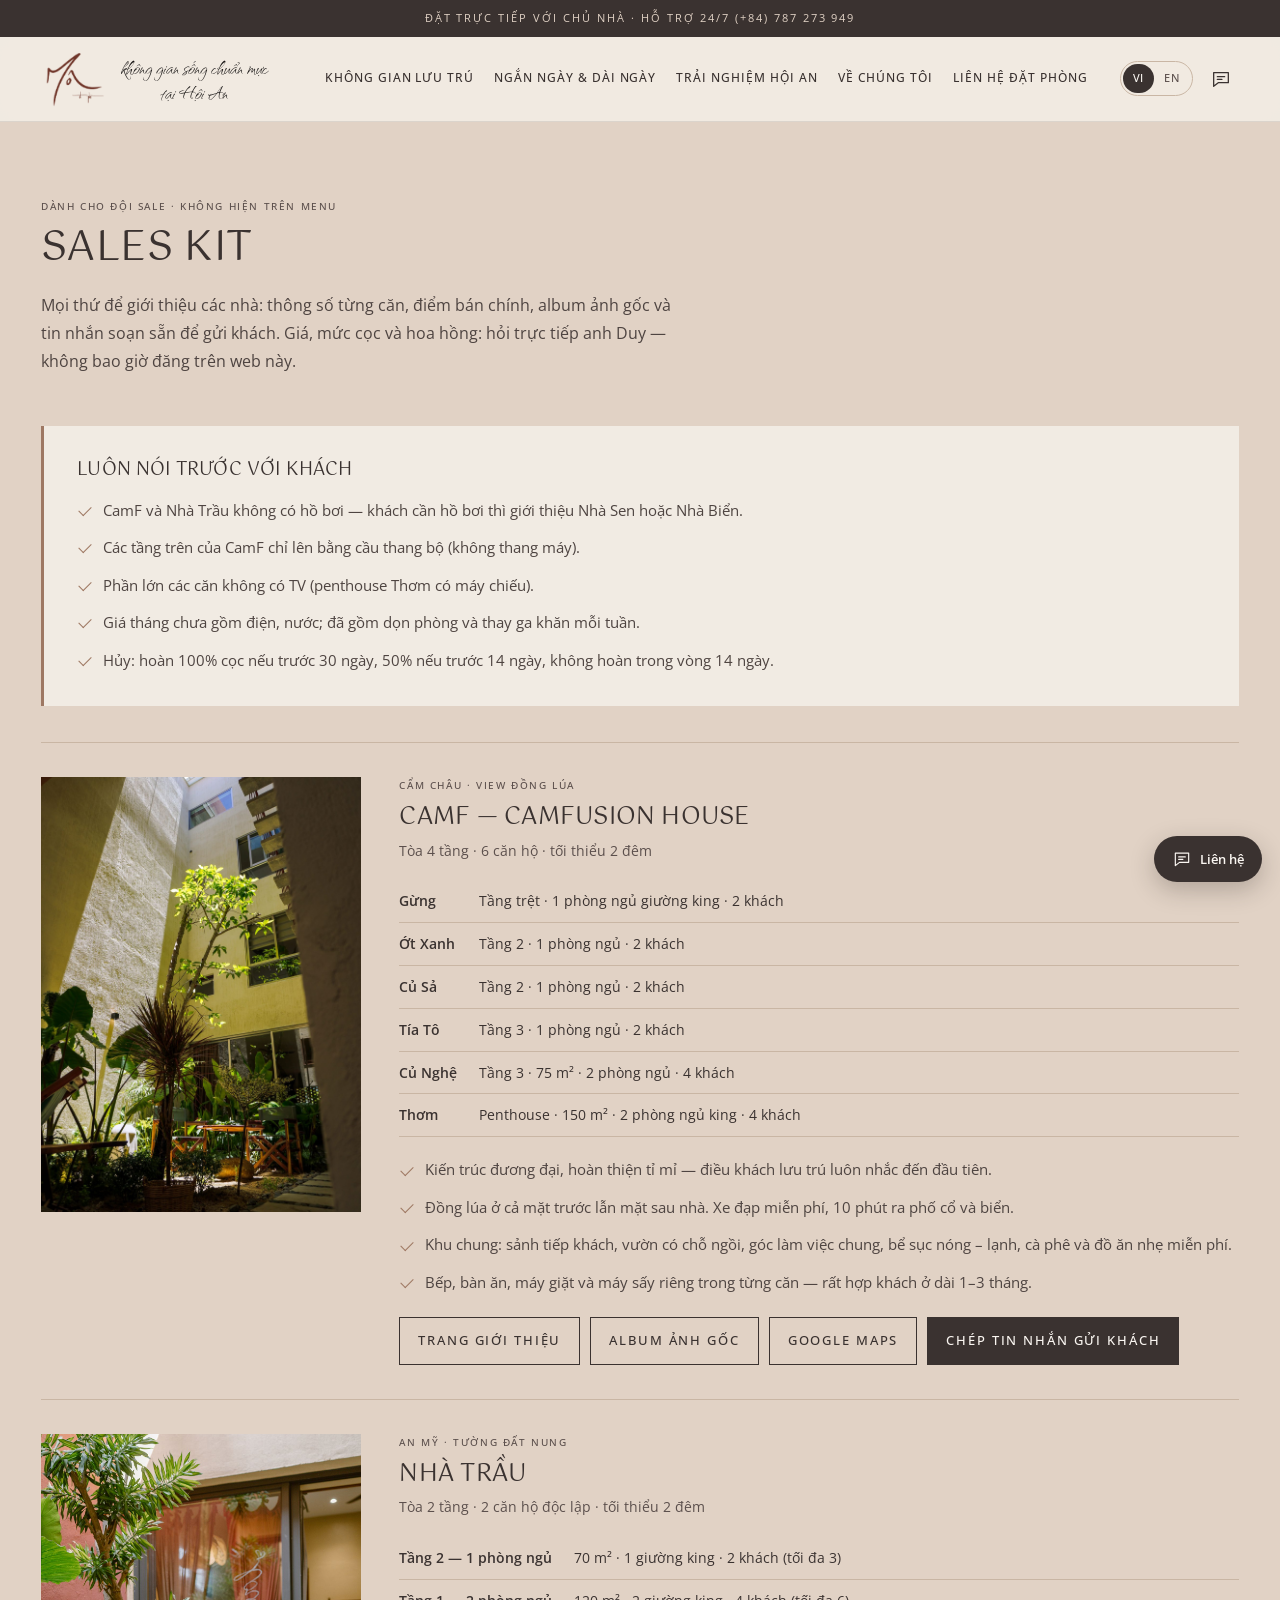
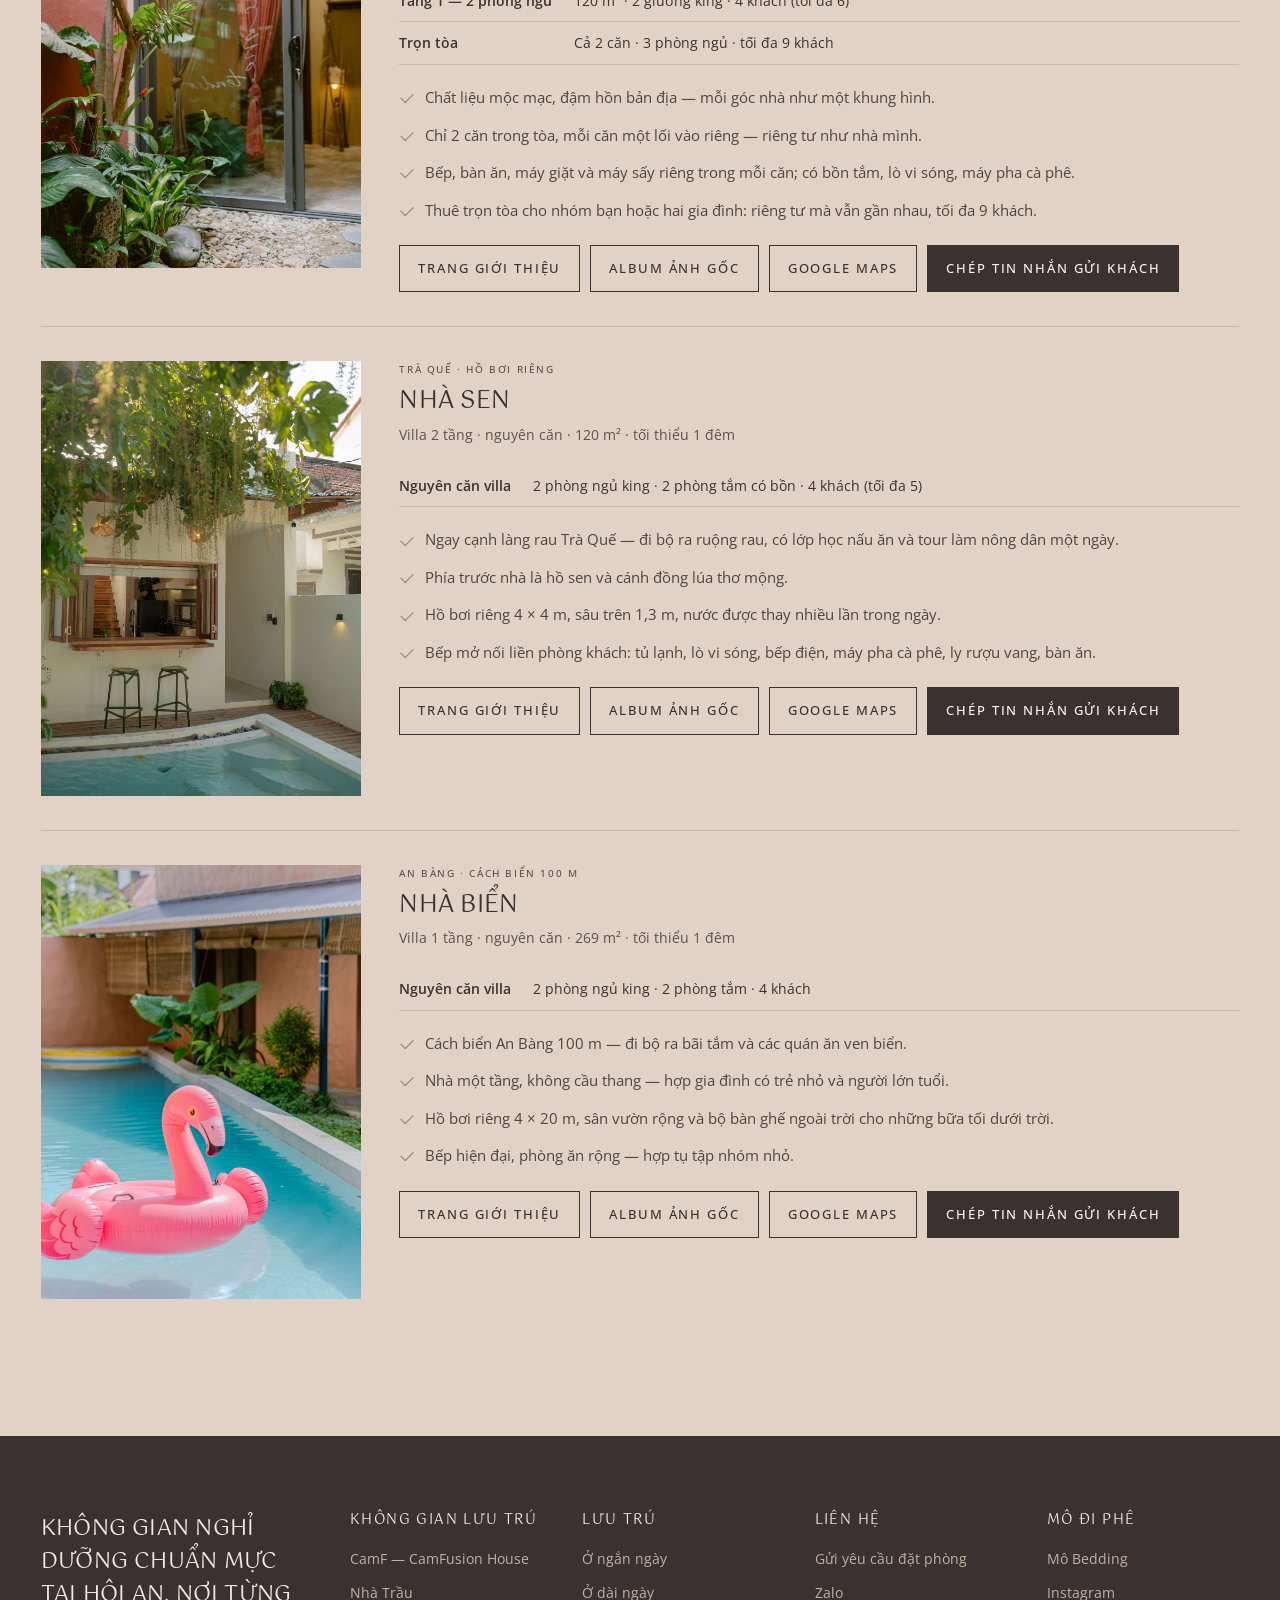
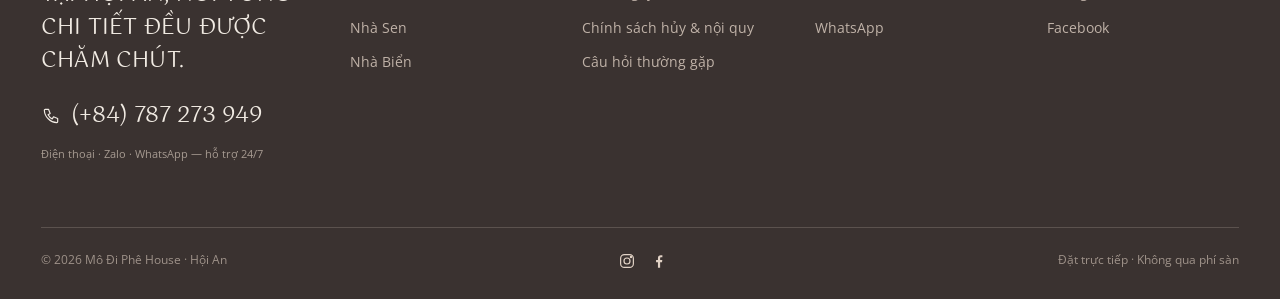
<file: sales.html>
<!doctype html>
<html lang="vi">
<head>
  <meta charset="utf-8">
  <meta name="viewport" content="width=device-width, initial-scale=1">
  <meta name="robots" content="noindex"><!-- bản demo: bỏ dòng này khi lên web chính thức -->
  <title>Sales kit · Mô Đi Phê House</title>
  <meta name="description" content="Tài liệu nội bộ cho đội sale.">
  <link rel="preconnect" href="https://fonts.googleapis.com">
  <link rel="preconnect" href="https://fonts.gstatic.com" crossorigin>
  <link href="https://fonts.googleapis.com/css2?family=Gotu&family=Qwitcher+Grypen&family=Open+Sans:ital,wght@0,300..700;1,300..700&display=swap" rel="stylesheet">
  <link rel="stylesheet" href="assets/css/base.css?v=20260919c">
  <link rel="stylesheet" href="assets/css/house.css?v=20260919c">
</head>
<body data-page="sales" data-en-title="Sales kit · Mô Đi Phê House">
<div id="site-header"></div>

<main>
  <section class="page-head">
    <div class="wrap">
      <p class="sec-kicker" data-en="For the sales team · not linked from the menu">Dành cho đội sale · không hiện trên menu</p>
      <h1 class="sec-title">Sales kit</h1>
      <p class="page-head__lead" data-en="Everything you need to introduce our homes: specs for each unit, key selling points, the original photo albums and a ready-to-send message. Rates, deposits and commissions: ask Duy directly — they are never published on this site.">Mọi thứ để giới thiệu các nhà: thông số từng căn, điểm bán chính, album ảnh gốc và tin nhắn soạn sẵn để gửi khách. Giá, mức cọc và hoa hồng: hỏi trực tiếp anh Duy — không bao giờ đăng trên web này.</p>
    </div>
  </section>

  <section class="section" style="padding-top:0">
    <div class="wrap">
      <div class="kit-rules reveal">
        <h2 data-en="Always tell guests up front">Luôn nói trước với khách</h2>
        <ul class="ticks">
          <li data-en="CamF and Trau House have no pool — guests who want one go to Sen House or the Beach House.">CamF và Nhà Trầu không có hồ bơi — khách cần hồ bơi thì giới thiệu Nhà Sen hoặc Nhà Biển.</li>
          <li data-en="CamF upper floors are reached by stairs only (no lift).">Các tầng trên của CamF chỉ lên bằng cầu thang bộ (không thang máy).</li>
          <li data-en="Most homes have no TV (the Pineapple penthouse has a projector).">Phần lớn các căn không có TV (penthouse Thơm có máy chiếu).</li>
          <li data-en="Monthly rates exclude electricity and water; weekly housekeeping with fresh linen is included.">Giá tháng chưa gồm điện, nước; đã gồm dọn phòng và thay ga khăn mỗi tuần.</li>
          <li data-en="Cancellation: 100% of the deposit refunded 30+ days ahead, 50% 14+ days ahead, none within 14 days.">Hủy: hoàn 100% cọc nếu trước 30 ngày, 50% nếu trước 14 ngày, không hoàn trong vòng 14 ngày.</li>
        </ul>
      </div>
      <div id="salesKit"></div>
    </div>
  </section>
</main>

<div id="site-footer"></div>
<script src="assets/js/data.js?v=20260919c"></script>
<script src="assets/js/main.js?v=20260919c"></script>
</body>
</html>
</file>
<file: assets/css/base.css>
/* =========================================================
   MÔ BEDDING — giao diện chuẩn theo Namia River Retreat
   Gotu cho tiêu đề (viết hoa) · Open Sans cho nội dung
   ========================================================= */

:root {
  /* Tông màu chuẩn — chủ đạo #E1D2C5, tham chiếu giao diện Namia River Retreat */
  --bg: #e1d2c5;         /* tông chủ đạo */
  --bg-alt: #f1ebe3;     /* dải sáng xen kẽ */
  --bg-deep: #d3c1b0;
  --card: #d6c5b5;       /* nền chờ ảnh */
  --ink: #3a3230;        /* chữ nâu đậm */
  --ink-soft: #4e4441;
  --muted: #5c504d;
  --line: #c9b6a4;
  --brand: #9e7863;      /* nâu điểm nhấn */
  --accent: #9e7863;
  --sage: #8a9480;
  --green: #3a3230;      /* khối đậm: thanh thông báo, dải trích dẫn, nút đặc */
  --white: #faf6f1;

  --serif: "Gotu", Georgia, "Times New Roman", serif;
  --sans: "Open Sans", "Helvetica Neue", Arial, sans-serif;

  --wrap: 1440px;
  --pad: clamp(20px, 3.2vw, 48px);
  --ease: cubic-bezier(.2, .7, .2, 1);
  --header-h: 76px;
}

*, *::before, *::after { box-sizing: border-box; }
html { scroll-behavior: smooth; -webkit-text-size-adjust: 100%; }
body {
  margin: 0;
  background: var(--bg);
  color: var(--ink);
  font-family: var(--sans);
  font-size: 15px;
  line-height: 1.6;
  -webkit-font-smoothing: antialiased;
}
img { max-width: 100%; display: block; }
a { color: inherit; text-decoration: none; }
button { font: inherit; color: inherit; cursor: pointer; background: none; border: 0; padding: 0; }
input { font: inherit; }
h1, h2, h3, h4 { font-family: var(--serif); font-weight: 400; margin: 0; line-height: 1.1; letter-spacing: -.005em; }
p { margin: 0; }

.wrap { max-width: var(--wrap); margin: 0 auto; padding: 0 var(--pad); }
.sr-only { position: absolute; width: 1px; height: 1px; overflow: hidden; clip: rect(0 0 0 0); white-space: nowrap; }

/* ---------- Kiểu chữ ---------- */
.eyebrow {
  font-family: var(--sans);
  font-size: 11px;
  font-weight: 500;
  letter-spacing: .18em;
  text-transform: uppercase;
  color: var(--muted);
}
.h-xl { font-size: clamp(46px, 6.4vw, 88px); }
.h-lg { font-size: clamp(36px, 4.2vw, 58px); }
.h-md { font-size: clamp(28px, 3vw, 40px); }
.h-sm { font-size: 25px; }
.lead { font-size: 16px; color: var(--ink-soft); max-width: 46ch; }
.italic { font-style: italic; }

/* ---------- Nút ---------- */
.btn {
  display: inline-flex; align-items: center; justify-content: center; gap: 10px;
  padding: 15px 28px;
  border: 1px solid var(--ink);
  font-size: 11.5px; font-weight: 500; letter-spacing: .14em; text-transform: uppercase;
  transition: background .3s var(--ease), color .3s var(--ease), border-color .3s var(--ease);
  white-space: nowrap;
}
.btn:hover { background: var(--ink); color: var(--white); }
.btn--solid { background: var(--green); border-color: var(--green); color: var(--white); }
.btn--solid:hover { background: var(--brand); border-color: var(--brand); }
.btn--light { border-color: rgba(253,251,248,.85); color: var(--white); background: rgba(253,251,248,.06); -webkit-backdrop-filter: blur(2px); backdrop-filter: blur(2px); }
.btn--light:hover { background: var(--white); color: var(--ink); }
.link-line {
  display: inline-flex; align-items: center; gap: 8px;
  font-size: 11.5px; font-weight: 500; letter-spacing: .14em; text-transform: uppercase;
  border-bottom: 1px solid currentColor; padding-bottom: 3px;
}
.link-line svg { transition: transform .3s var(--ease); }
.link-line:hover svg { transform: translateX(4px); }

/* ---------- Thanh thông báo ---------- */
.announce {
  background: var(--green); color: #ece5d8;
  font-size: 11px; letter-spacing: .14em; text-transform: uppercase; text-align: center;
  padding: 9px var(--pad);
}

/* ---------- Header 1 hàng ---------- */
.header {
  position: sticky; top: 0; z-index: 50;
  background: rgba(247, 244, 239, .94);
  -webkit-backdrop-filter: saturate(1.4) blur(10px); backdrop-filter: saturate(1.4) blur(10px);
  border-bottom: 1px solid var(--line);
  transition: box-shadow .3s;
}
.header.is-scrolled { box-shadow: 0 6px 24px -18px rgba(47, 42, 39, .5); }
.header__row {
  height: var(--header-h);
  display: flex; align-items: center; gap: 36px;
}
.logo { display: flex; align-items: center; gap: 4px; flex-shrink: 0; }
.logo img { height: 46px; width: auto; }
.logo__word {
  font-family: var(--serif); font-size: 13px; letter-spacing: .32em; text-transform: uppercase;
  color: var(--brand); font-weight: 400; margin-top: 14px;
}
.nav { display: flex; gap: 26px; }
.nav a {
  font-size: 13.5px; color: var(--ink-soft); position: relative; padding: 6px 0;
  white-space: nowrap;
}
.nav a::after {
  content: ""; position: absolute; left: 0; right: 0; bottom: 0; height: 1px; background: var(--ink);
  transform: scaleX(0); transform-origin: left; transition: transform .35s var(--ease);
}
.nav a:hover::after, .nav a[aria-current="page"]::after { transform: scaleX(1); }
.nav a[aria-current="page"] { color: var(--ink); }

.actions { margin-left: auto; display: flex; align-items: center; gap: 18px; }
.icon-btn { width: 36px; height: 36px; display: grid; place-items: center; border-radius: 50%; position: relative; transition: background .2s; }
.icon-btn:hover { background: var(--bg-alt); }
.icon-btn svg { width: 19px; height: 19px; }
.cart-count {
  position: absolute; top: 2px; right: 0;
  min-width: 17px; height: 17px; padding: 0 4px; border-radius: 9px;
  background: var(--accent); color: #fff; font-size: 10px; font-weight: 600;
  display: grid; place-items: center; line-height: 1;
  transform: scale(0); transition: transform .3s var(--ease);
}
.cart-count.has { transform: scale(1); }
.cart-count.bump { animation: bump .45s var(--ease); }
@keyframes bump { 40% { transform: scale(1.35); } }

.lang { display: flex; border: 1px solid var(--line); border-radius: 20px; padding: 2px; }
.lang button {
  font-size: 11px; font-weight: 500; letter-spacing: .08em; padding: 5px 10px; border-radius: 16px; color: var(--muted);
  transition: background .25s, color .25s;
}
.lang button.is-active { background: var(--ink); color: var(--white); }

.burger { display: none; }

/* Tìm kiếm */
.search-panel {
  position: absolute; left: 0; right: 0; top: 100%;
  background: var(--bg); border-bottom: 1px solid var(--line);
  padding: 22px 0 28px;
  opacity: 0; transform: translateY(-8px); pointer-events: none;
  transition: opacity .3s var(--ease), transform .3s var(--ease);
}
.search-panel.open { opacity: 1; transform: none; pointer-events: auto; }
.search-panel form { display: flex; align-items: center; gap: 14px; border-bottom: 1px solid var(--ink); padding-bottom: 10px; }
.search-panel input { flex: 1; border: 0; background: none; font-family: var(--serif); font-size: 28px; font-weight: 300; outline: none; color: var(--ink); }
.search-tags { display: flex; flex-wrap: wrap; gap: 8px; margin-top: 16px; align-items: center; }
.search-tags span { font-size: 12px; color: var(--muted); margin-right: 6px; }
.search-tags a { font-size: 12.5px; padding: 6px 14px; border: 1px solid var(--line); border-radius: 20px; }
.search-tags a:hover { border-color: var(--ink); }

/* Menu mobile */
.drawer {
  position: fixed; top: 0; right: 0; bottom: 0; left: 0; inset: 0; z-index: 80; pointer-events: none;
}
.drawer__scrim { position: absolute; top: 0; right: 0; bottom: 0; left: 0; inset: 0; background: rgba(47,42,39,.35); opacity: 0; transition: opacity .35s; }
.drawer__panel {
  position: absolute; top: 0; bottom: 0; left: 0; width: min(86vw, 380px);
  background: var(--bg); padding: 24px var(--pad);
  transform: translateX(-100%); transition: transform .45s var(--ease);
  display: flex; flex-direction: column; gap: 6px;
}
.drawer.open { pointer-events: auto; }
.drawer.open .drawer__scrim { opacity: 1; }
.drawer.open .drawer__panel { transform: none; }
.drawer__panel a { font-family: var(--serif); font-size: 26px; font-weight: 300; padding: 10px 0; border-bottom: 1px solid var(--line); }
.drawer__close { align-self: flex-end; margin-bottom: 12px; }

/* ---------- Hero ---------- */
.hero {
  position: relative; overflow: hidden;
  height: clamp(620px, calc(100vh - 102px), 980px); height: clamp(620px, calc(100svh - 102px), 980px);
  background: var(--bg-deep);
  color: var(--white);
}
.hero__slide {
  position: absolute; top: 0; right: 0; bottom: 0; left: 0; inset: 0;
  opacity: 0; transition: opacity 1.2s var(--ease);
}
.hero__slide.is-active { opacity: 1; z-index: 1; }
.hero__slide img, .hero__slide video {
  width: 100%; height: 100%; object-fit: cover;
  transform: scale(1.06); transition: transform 7s linear;
}
.hero__slide.is-active img { transform: scale(1); }
.hero__slide::after {
  content: ""; position: absolute; top: 0; right: 0; bottom: 0; left: 0; inset: 0;
  background: linear-gradient(180deg, rgba(20,16,14,0) 40%, rgba(20,16,14,.55) 100%);
}
.hero__content {
  position: absolute; left: 0; right: 0; bottom: clamp(48px, 8vh, 88px); z-index: 2;
}
.hero__content .eyebrow { color: rgba(253,251,248,.85); margin-bottom: 18px; }
.hero__title { font-size: clamp(64px, 10vw, 150px); max-width: 13ch; line-height: .95; }
.hero__title em { font-style: italic; }
.hero__sub { margin: 18px 0 30px; font-size: 16px; max-width: 42ch; color: rgba(253,251,248,.9); }
.hero__text > * { opacity: 0; transform: translateY(18px); transition: opacity .9s var(--ease), transform .9s var(--ease); }
.hero__slide.is-active .hero__text > * { opacity: 1; transform: none; }
.hero__slide.is-active .hero__text > *:nth-child(2) { transition-delay: .12s; }
.hero__slide.is-active .hero__text > *:nth-child(3) { transition-delay: .24s; }
.hero__slide.is-active .hero__text > *:nth-child(4) { transition-delay: .36s; }
.hero__dots {
  position: absolute; right: var(--pad); bottom: clamp(48px, 8vh, 88px); z-index: 3;
  display: flex; gap: 10px;
}
.hero__dots button { width: 44px; height: 2px; background: rgba(253,251,248,.35); position: relative; overflow: hidden; }
.hero__dots button::after {
  content: ""; position: absolute; top: 0; right: 0; bottom: 0; left: 0; inset: 0; background: var(--white);
  transform: scaleX(0); transform-origin: left;
}
.hero__dots button.is-active::after { animation: fill 6s linear forwards; }
@keyframes fill { to { transform: scaleX(1); } }

/* Dòng tagline dưới hero */
.tagline {
  text-align: center; padding: clamp(56px, 8vw, 110px) var(--pad) clamp(40px, 5vw, 64px);
}
.tagline p.script {
  font-family: var(--serif); font-style: italic; font-weight: 400;
  font-size: clamp(34px, 4.4vw, 60px); color: var(--brand); line-height: 1.1;
}
.tagline p.sub { margin-top: 14px; color: var(--muted); }

/* ---------- Tiêu đề khu vực ---------- */
.section { padding: clamp(64px, 8vw, 120px) 0; }
.section--tight { padding: clamp(48px, 6vw, 88px) 0; }
.section--alt { background: var(--bg-alt); }
.sec-head { display: flex; align-items: flex-end; justify-content: space-between; gap: 24px; margin-bottom: clamp(28px, 3.4vw, 48px); flex-wrap: wrap; }
.sec-head .lead { margin-top: 12px; }

/* ---------- Bộ sưu tập (gallery) ---------- */
.collections { display: grid; grid-template-columns: 1.25fr 1fr 1fr; grid-template-rows: auto auto; gap: 14px; }
.coll {
  position: relative; overflow: hidden; background: var(--card); color: var(--white);
  min-height: 300px; display: block;
}
.coll:first-child { grid-row: span 2; min-height: 640px; }
.coll img { position: absolute; top: 0; right: 0; bottom: 0; left: 0; inset: 0; width: 100%; height: 100%; object-fit: cover; transition: transform 1.2s var(--ease); }
.coll:hover img { transform: scale(1.05); }
.coll::after { content: ""; position: absolute; top: 0; right: 0; bottom: 0; left: 0; inset: 0; background: linear-gradient(180deg, rgba(0,0,0,0) 45%, rgba(20,16,14,.55)); }
.coll__txt { position: absolute; left: 26px; right: 26px; bottom: 24px; z-index: 1; }
.coll__txt .eyebrow { color: rgba(253,251,248,.8); }
.coll__txt h3 { font-size: clamp(30px, 3vw, 46px); margin: 6px 0 8px; }
.coll__txt p { font-size: 14px; color: rgba(253,251,248,.88); max-width: 34ch; }
.coll__more { margin-top: 14px; display: inline-flex; font-size: 11px; letter-spacing: .14em; text-transform: uppercase; border-bottom: 1px solid; padding-bottom: 2px; }
.coll--throw { grid-column: span 2; }

/* ---------- Nhóm sản phẩm ---------- */
.cats { display: grid; grid-template-columns: repeat(5, 1fr); gap: 10px; }
.cats--4 { grid-template-columns: repeat(4, 1fr); }
.cat { position: relative; aspect-ratio: 3 / 4; overflow: hidden; background: var(--card); color: var(--white); }
.cat img { width: 100%; height: 100%; object-fit: cover; transition: transform 1s var(--ease); }
.cat:hover img { transform: scale(1.05); }
.cat::after { content: ""; position: absolute; top: 0; right: 0; bottom: 0; left: 0; inset: 0; background: linear-gradient(180deg, transparent 55%, rgba(20,16,14,.45)); }
.cat span {
  position: absolute; left: 20px; bottom: 18px; z-index: 1;
  font-size: 12px; letter-spacing: .12em; text-transform: uppercase; font-weight: 500;
  border-bottom: 1px solid rgba(253,251,248,.8); padding-bottom: 2px;
}

/* ---------- Thẻ sản phẩm ---------- */
.tabs { display: flex; gap: 6px; flex-wrap: wrap; }
.tab {
  font-size: 13px; padding: 7px 16px; border: 1px solid transparent; border-radius: 22px; color: var(--muted);
  transition: all .25s;
}
.tab:hover { color: var(--ink); }
.tab.is-active { border-color: var(--ink); color: var(--ink); }
.carousel-nav { display: flex; gap: 6px; }
.carousel-nav button { width: 40px; height: 40px; border-radius: 50%; border: 1px solid var(--line); display: grid; place-items: center; transition: all .2s; }
.carousel-nav button:hover { border-color: var(--ink); }

.products { display: grid; grid-auto-flow: column; grid-auto-columns: calc((100% - 3 * 16px) / 4); gap: 16px; overflow-x: auto; scroll-snap-type: x mandatory; scrollbar-width: none; padding-bottom: 4px; }
.products::-webkit-scrollbar { display: none; }
.products--grid { grid-auto-flow: row; grid-template-columns: repeat(3, 1fr); grid-auto-columns: auto; gap: 40px 16px; overflow: visible; }
.pcard { scroll-snap-align: start; display: flex; flex-direction: column; }
.pcard__img { position: relative; aspect-ratio: 4 / 5; overflow: hidden; background: var(--card); }
.pcard__img img { position: absolute; top: 0; right: 0; bottom: 0; left: 0; inset: 0; width: 100%; height: 100%; object-fit: cover; transition: opacity .6s var(--ease), transform 1s var(--ease); }
.pcard__img img + img { opacity: 0; }
.pcard:hover .pcard__img img + img { opacity: 1; }
.pcard:hover .pcard__img img { transform: scale(1.03); }
.pcard__badge { position: absolute; top: 12px; left: 12px; z-index: 1; font-size: 10px; letter-spacing: .14em; text-transform: uppercase; background: var(--white); padding: 4px 9px; font-weight: 500; }
.pcard__add {
  position: absolute; left: 12px; right: 12px; bottom: 12px; z-index: 1;
  background: var(--white); padding: 12px; font-size: 11px; letter-spacing: .14em; text-transform: uppercase; font-weight: 500;
  opacity: 0; transform: translateY(8px); transition: all .35s var(--ease);
}
.pcard:hover .pcard__add, .pcard__add:focus-visible { opacity: 1; transform: none; }
.pcard__add:hover { background: var(--ink); color: var(--white); }
.pcard__body { padding-top: 14px; display: grid; gap: 4px; }
.pcard__name { font-size: 14.5px; }
.pcard__meta { font-size: 13px; color: var(--muted); }
.pcard__price { font-size: 14px; }
.swatches { display: flex; gap: 6px; align-items: center; margin-top: 4px; }
.swatch { width: 14px; height: 14px; border-radius: 50%; border: 1px solid rgba(47,42,39,.18); }
.swatches small { font-size: 12px; color: var(--muted); margin-left: 2px; }
.center { text-align: center; }
.mt-48 { margin-top: 48px; }

/* ---------- Brand Story (khối cảm xúc) ---------- */
.story-split { display: grid; grid-template-columns: 1fr 1fr; min-height: 720px; }
.story-split__img { position: relative; overflow: hidden; background: var(--card); }
.story-split__img img { position: absolute; top: 0; right: 0; bottom: 0; left: 0; inset: 0; width: 100%; height: 100%; object-fit: cover; }
.story-split__txt {
  display: flex; flex-direction: column; justify-content: center; gap: 26px;
  padding: clamp(48px, 7vw, 120px);
  background: var(--bg-alt);
}
.story-split__txt blockquote {
  margin: 0; font-family: var(--serif); font-weight: 400; font-size: clamp(34px, 3.6vw, 54px); line-height: 1.14;
}
.story-split__txt blockquote em { color: var(--brand); }
.story-split__txt p { color: var(--ink-soft); max-width: 44ch; }
.signature { font-family: var(--serif); font-style: italic; color: var(--brand); font-size: 20px; }

/* ---------- Why choose us ---------- */
.why { display: grid; grid-template-columns: repeat(4, 1fr); border-top: 1px solid var(--line); border-bottom: 1px solid var(--line); }
.why__item { padding: 44px 32px; text-align: center; border-right: 1px solid var(--line); }
.why__item:last-child { border-right: 0; }
.why__icon { width: 56px; height: 56px; margin: 0 auto 18px; color: var(--brand); }
.why__item h3 { font-size: 22px; margin-bottom: 8px; }
.why__item p { font-size: 14px; color: var(--muted); max-width: 26ch; margin: 0 auto; }

/* ---------- Lifestyle (ảnh cực lớn) ---------- */
.lifestyle { position: relative; height: clamp(560px, 92vh, 960px); overflow: hidden; color: var(--white); background: var(--bg-deep); }
.lifestyle img { position: absolute; top: -8%; right: 0; bottom: -8%; left: 0; inset: -8% 0; width: 100%; height: 116%; object-fit: cover; will-change: transform; }
.lifestyle::after { content: ""; position: absolute; top: 0; right: 0; bottom: 0; left: 0; inset: 0; background: linear-gradient(90deg, rgba(20,16,14,.5), rgba(20,16,14,0) 60%); }
.lifestyle__txt { position: absolute; left: 0; right: 0; top: 50%; transform: translateY(-50%); z-index: 1; }
.lifestyle__txt h2 { font-size: clamp(46px, 6vw, 92px); max-width: 12ch; }
.lifestyle__txt p { margin: 20px 0 30px; max-width: 38ch; color: rgba(253,251,248,.9); font-size: 16px; }

/* ---------- Material education ---------- */
.material { display: grid; grid-template-columns: minmax(260px, 360px) 1fr; gap: clamp(32px, 5vw, 80px); align-items: start; }
.material__intro h2 { margin: 10px 0 18px; }
.material__intro .lead { margin-bottom: 26px; }
.material__cards { display: grid; grid-template-columns: repeat(4, 1fr); gap: 12px; }
.mcard { position: relative; aspect-ratio: 3 / 4.4; overflow: hidden; background: var(--card); color: var(--white); display: flex; flex-direction: column; justify-content: flex-end; padding: 22px; }
.mcard img { position: absolute; top: 0; right: 0; bottom: 0; left: 0; inset: 0; width: 100%; height: 100%; object-fit: cover; transition: transform 1s var(--ease); }
.mcard::before { content: ""; position: absolute; top: 0; right: 0; bottom: 0; left: 0; inset: 0; z-index: 1; background: linear-gradient(180deg, rgba(20,16,14,.05) 20%, rgba(20,16,14,.72)); transition: background .5s; }
.mcard:hover img { transform: scale(1.06); }
.mcard > *:not(img) { position: relative; z-index: 2; }
.mcard .num { font-family: var(--serif); font-size: 44px; font-weight: 300; line-height: 1; }
.mcard h3 { font-size: 22px; margin: 10px 0 8px; }
.mcard p { font-size: 13.5px; color: rgba(253,251,248,.88); max-height: 0; opacity: 0; overflow: hidden; transition: max-height .6s var(--ease), opacity .5s; }
.mcard:hover p, .mcard:focus-within p { max-height: 160px; opacity: 1; }

/* Chấm màu (bộ lọc trang Sản phẩm) */
.cdot { width: 26px; height: 26px; border-radius: 50%; border: 1px solid rgba(47,42,39,.2); position: relative; transition: transform .2s; }
.cdot:hover { transform: scale(1.1); }
.cdot.is-active::after { content: ""; position: absolute; top: -5px; right: -5px; bottom: -5px; left: -5px; inset: -5px; border-radius: 50%; border: 1px solid var(--ink); }

/* ---------- Sustainability ---------- */
.sustain { display: grid; grid-template-columns: 1fr 1.6fr; gap: clamp(32px, 5vw, 96px); align-items: center; }
.sustain__list { display: grid; grid-template-columns: repeat(5, 1fr); gap: 0; border-left: 1px solid var(--line); }
.sustain__list div { padding: 8px 20px 8px; border-right: 1px solid var(--line); }
.sustain__list b { display: block; font-family: var(--serif); font-weight: 300; font-size: 34px; color: var(--brand); line-height: 1; margin-bottom: 14px; }
.sustain__list h3 { font-family: var(--sans); font-size: 12px; letter-spacing: .12em; text-transform: uppercase; font-weight: 500; margin-bottom: 8px; }
.sustain__list p { font-size: 13px; color: var(--muted); }

/* ---------- Trải nghiệm tại khách sạn ---------- */
.experience { display: grid; grid-template-columns: 1fr 1fr; background: var(--white); }
.experience__img { position: relative; min-height: 520px; background: var(--card); overflow: hidden; }
.experience__img img { position: absolute; top: 0; right: 0; bottom: 0; left: 0; inset: 0; width: 100%; height: 100%; object-fit: cover; }
.experience__txt { padding: clamp(40px, 6vw, 96px); display: flex; flex-direction: column; justify-content: center; align-items: flex-start; gap: 18px; }
.experience__txt .eyebrow { color: var(--accent); }
.pillow-ico { width: 84px; height: auto; }
.experience__txt ul { list-style: none; padding: 0; margin: 4px 0 8px; display: grid; gap: 8px; }
.experience__txt li { display: flex; gap: 10px; font-size: 14px; color: var(--ink-soft); }
.experience__txt li::before { content: "—"; color: var(--accent); }

/* ---------- Nghệ thuật làm giường ---------- */
.bedart { display: grid; grid-template-columns: repeat(4, 1fr); gap: 16px; counter-reset: step; }
.bedart__step { position: relative; }
.bedart__step figure { margin: 0 0 18px; aspect-ratio: 1; overflow: hidden; background: var(--card); }
.bedart__step img { width: 100%; height: 100%; object-fit: cover; transition: transform 1s var(--ease); }
.bedart__step:hover img { transform: scale(1.05); }
.bedart__step .n { font-family: var(--serif); font-style: italic; color: var(--brand); font-size: 18px; }
.bedart__step h3 { font-size: 24px; margin: 4px 0 8px; }
.bedart__step p { font-size: 14px; color: var(--muted); }

/* ---------- Blog / Mô Stories ---------- */
.stories { display: grid; grid-template-columns: 1.3fr 1fr; gap: 24px clamp(24px, 3vw, 48px); }
.scard.scard--row { display: grid; grid-template-columns: 150px 1fr; gap: 20px; align-items: center; padding-bottom: 24px; border-bottom: 1px solid var(--line); }
.scard.scard--row:last-child { border-bottom: 0; padding-bottom: 0; }
.scard.scard--row figure { margin: 0; aspect-ratio: 1; flex: none; min-height: 0; }
.scard.scard--row h3 { font-size: 21px; }
.story-grid { display: grid; grid-template-columns: repeat(3, 1fr); gap: 56px 20px; padding: 40px 0 120px; }
.story-grid .scard figure { aspect-ratio: 4 / 3; flex: none; min-height: 0; }
.story-grid .scard h3 { font-size: 24px; }
.story-meta { font-size: 12px; color: var(--muted); margin-top: 10px; }
.banner { display: grid; grid-template-columns: 1fr auto; gap: 24px; align-items: center; background: var(--bg-alt); padding: clamp(28px, 4vw, 48px); margin-top: 72px; }
.banner h3 { font-size: clamp(24px, 2.4vw, 32px); }
.scard { display: flex; flex-direction: column; }
.scard figure { margin: 0 0 16px; aspect-ratio: 4 / 3; overflow: hidden; background: var(--card); }
.stories > .scard:first-child figure { aspect-ratio: auto; flex: 1; min-height: 360px; }
.scard img { width: 100%; height: 100%; object-fit: cover; transition: transform 1s var(--ease); }
.scard:hover img { transform: scale(1.04); }
.scard .eyebrow { margin-bottom: 6px; }
.scard h3 { font-size: 22px; transition: color .2s; }
.stories > .scard:first-child h3 { font-size: 30px; }
.scard:hover h3 { color: var(--brand); }
.scard p { font-size: 14px; color: var(--muted); margin-top: 8px; }
.stories__col { display: grid; gap: 24px; align-content: start; }

/* ---------- Newsletter + Footer (kiểu Parachute) ---------- */
.footer { background: var(--bg); border-top: 1px solid var(--line); padding: clamp(56px, 6vw, 88px) 0 28px; }
.footer__grid { display: grid; grid-template-columns: 1.4fr repeat(4, 1fr); gap: 40px; }
.footer__lead h3 { font-size: 32px; margin-bottom: 20px; max-width: 22ch; }
.newsletter { display: flex; align-items: center; background: #8d7f73; border-radius: 40px; padding: 5px 5px 5px 22px; max-width: 360px; }
.newsletter input { flex: 1; min-width: 0; background: none; border: 0; outline: none; color: var(--white); font-size: 12px; letter-spacing: .1em; text-transform: uppercase; }
.newsletter input::placeholder { color: rgba(253,251,248,.85); }
.newsletter button { width: 38px; height: 38px; border-radius: 50%; display: grid; place-items: center; color: var(--white); transition: background .2s; }
.newsletter button:hover { background: rgba(255,255,255,.15); }
.footer__lead small { display: block; font-size: 11px; color: var(--muted); margin-top: 10px; max-width: 40ch; }
.footer h4 { font-family: var(--sans); font-size: 11px; font-weight: 500; letter-spacing: .16em; text-transform: uppercase; color: var(--muted); margin-bottom: 16px; }
.footer ul { list-style: none; margin: 0; padding: 0; display: grid; gap: 9px; }
.footer ul a { font-size: 13.5px; color: var(--ink-soft); }
.footer ul a:hover { color: var(--brand); }
.footer__bottom { margin-top: 64px; padding-top: 22px; border-top: 1px solid var(--line); display: flex; justify-content: space-between; gap: 16px; flex-wrap: wrap; font-size: 12px; color: var(--muted); }
.footer__social { display: flex; gap: 14px; align-items: center; }
.footer__social a { width: 18px; height: 18px; }

/* ---------- Toast giỏ hàng ---------- */
.toast {
  position: fixed; right: 24px; bottom: 24px; z-index: 90;
  background: var(--ink); color: var(--white); padding: 14px 20px; font-size: 13.5px;
  display: flex; align-items: center; gap: 12px;
  transform: translateY(20px); opacity: 0; pointer-events: none; transition: all .4s var(--ease);
}
.toast.show { transform: none; opacity: 1; }
.toast svg { color: #c9d6b8; }

/* ---------- Trang con ---------- */
.page-hero { padding: clamp(48px, 7vw, 104px) 0 clamp(32px, 4vw, 56px); border-bottom: 1px solid var(--line); }
.page-hero h1 { font-size: clamp(40px, 5vw, 72px); margin: 12px 0 16px; }
.crumbs { font-size: 12px; color: var(--muted); letter-spacing: .04em; }
.crumbs a:hover { color: var(--ink); }

.shop { display: grid; grid-template-columns: 220px 1fr; gap: 48px; padding-top: 40px; padding-bottom: 120px; }
.filters { position: sticky; top: calc(var(--header-h) + 24px); align-self: start; display: grid; gap: 28px; }
.filters h4 { font-family: var(--sans); font-size: 11px; letter-spacing: .16em; text-transform: uppercase; font-weight: 500; margin-bottom: 12px; }
.filters label { display: flex; gap: 10px; align-items: center; font-size: 14px; padding: 4px 0; cursor: pointer; color: var(--ink-soft); }
.filters input { accent-color: var(--ink); }
.filters .swatches { flex-wrap: wrap; gap: 8px; }
.filters .cdot { width: 24px; height: 24px; }
.shop__bar { display: flex; justify-content: space-between; align-items: center; margin-bottom: 24px; font-size: 13px; color: var(--muted); }
.shop__bar select { font: inherit; background: transparent; border: 1px solid var(--line); padding: 8px 12px; color: var(--ink); }

.article { max-width: 720px; margin: 0 auto; padding: 0 var(--pad); }
.article p { font-size: 17px; line-height: 1.8; color: var(--ink-soft); margin: 0 0 22px; }
.article h2 { font-size: 32px; margin: 48px 0 16px; }
.article .drop::first-letter { font-family: var(--serif); float: left; font-size: 72px; line-height: .9; padding: 6px 10px 0 0; color: var(--brand); }
.article figure { margin: 36px calc(-1 * min(12vw, 140px)); }
.article figcaption { font-size: 12.5px; color: var(--muted); margin-top: 10px; text-align: center; }
.article blockquote { margin: 40px 0; padding-left: 24px; border-left: 2px solid var(--accent); font-family: var(--serif); font-size: 26px; font-weight: 300; line-height: 1.35; font-style: italic; }
.related { border-top: 1px solid var(--line); margin-top: 64px; padding-top: 40px; }
.related .products { grid-auto-columns: calc((100% - 16px) / 2); }

.chapter { display: grid; grid-template-columns: 1fr 1fr; gap: clamp(32px, 6vw, 96px); align-items: center; padding: clamp(56px, 7vw, 110px) 0; }
.chapter + .chapter { border-top: 1px solid var(--line); }
.chapter:nth-child(even) .chapter__img { order: 2; }
.chapter__img { aspect-ratio: 4 / 5; overflow: hidden; background: var(--card); }
.chapter__img img { width: 100%; height: 100%; object-fit: cover; }
.chapter__txt h2 { margin: 12px 0 20px; }
.chapter__txt p { color: var(--ink-soft); margin-bottom: 16px; max-width: 48ch; }

.gallery-coll { display: grid; grid-template-columns: repeat(12, 1fr); gap: 14px; padding: 40px 0 0; }
.gallery-coll figure { margin: 0; overflow: hidden; background: var(--card); position: relative; }
.gallery-coll img { width: 100%; height: 100%; object-fit: cover; }

/* ---------- Hiệu ứng cuộn ---------- */
.reveal { opacity: 0; transform: translateY(28px); transition: opacity 1s var(--ease), transform 1s var(--ease); }
.reveal.in { opacity: 1; transform: none; }
.reveal-stagger > * { opacity: 0; transform: translateY(24px); transition: opacity .9s var(--ease), transform .9s var(--ease); }
.reveal-stagger.in > * { opacity: 1; transform: none; }
.reveal-stagger.in > *:nth-child(2) { transition-delay: .08s; }
.reveal-stagger.in > *:nth-child(3) { transition-delay: .16s; }
.reveal-stagger.in > *:nth-child(4) { transition-delay: .24s; }
.reveal-stagger.in > *:nth-child(5) { transition-delay: .32s; }
.reveal-stagger.in > *:nth-child(6) { transition-delay: .4s; }
/* clip-path đặt trên ảnh con, không đặt trên phần tử được IntersectionObserver theo dõi */
.img-reveal img { clip-path: inset(0 0 100% 0); transition: clip-path 1.3s var(--ease); }
.img-reveal.in img { clip-path: inset(0 0 0 0); }

@media (prefers-reduced-motion: reduce) {
  *, *::before, *::after { animation: none !important; transition: none !important; }
  .reveal, .reveal-stagger > *, .img-reveal img { opacity: 1 !important; transform: none !important; clip-path: none !important; }
}

/* ---------- Responsive ---------- */
@media (max-width: 1180px) {
  .nav { gap: 18px; }
  .nav a { font-size: 13px; }
  .products { grid-auto-columns: calc((100% - 2 * 16px) / 3); }
  .material { grid-template-columns: 1fr; }
  .sustain { grid-template-columns: 1fr; }
  .footer__grid { grid-template-columns: 1fr 1fr 1fr; }
  .footer__lead { grid-column: 1 / -1; }
}
@media (max-width: 980px) {
  .nav, .lang--desktop { display: none; }
  .burger { display: grid; }
  .header__row { gap: 12px; }
  .logo { margin-right: auto; }
  .collections { grid-template-columns: 1fr 1fr; }
  .coll:first-child { grid-column: 1 / -1; grid-row: auto; min-height: 460px; }
  .cats, .cats--4 { grid-template-columns: none; grid-auto-flow: column; grid-auto-columns: 62%; overflow-x: auto; scroll-snap-type: x mandatory; scrollbar-width: none; }
  .cats .cat { scroll-snap-align: start; }
  .story-split, .experience, .chapter { grid-template-columns: 1fr; }
  .chapter:nth-child(even) .chapter__img { order: 0; }
  .story-split__img { min-height: 420px; }
  .why { grid-template-columns: 1fr 1fr; }
  .why__item:nth-child(2) { border-right: 0; }
  .why__item:nth-child(-n+2) { border-bottom: 1px solid var(--line); }
  .material__cards { grid-template-columns: repeat(4, 70%); overflow-x: auto; scroll-snap-type: x mandatory; }
  .mcard { scroll-snap-align: start; }
  .mcard p { max-height: none; opacity: 1; }
  .sustain__list { grid-template-columns: 1fr 1fr; border-left: 0; gap: 24px; }
  .sustain__list div { border-right: 0; border-top: 1px solid var(--line); padding: 18px 0 0; }
  .bedart { grid-template-columns: 1fr 1fr; gap: 32px 16px; }
  .stories { grid-template-columns: 1fr; }
  .story-grid { grid-template-columns: 1fr 1fr; }
  .banner { grid-template-columns: 1fr; }
  .shop { grid-template-columns: 1fr; }
  .filters { position: static; grid-template-columns: repeat(3, 1fr); }
  .products--grid { grid-template-columns: repeat(2, 1fr); }
}
@media (max-width: 640px) {
  .logo__word { display: none; }
  .actions { gap: 4px; }
  .products { grid-auto-columns: 72%; }
  .collections { grid-template-columns: 1fr; }
  .coll { min-height: 380px; }
  .coll--throw { grid-column: auto; }
  .why { grid-template-columns: 1fr; }
  .why__item { border-right: 0 !important; border-bottom: 1px solid var(--line); }
  .why__item:last-child { border-bottom: 0; }
  .bedart, .stories__col { grid-template-columns: 1fr; }
  .footer__grid { grid-template-columns: 1fr 1fr; }
  .filters { grid-template-columns: 1fr; }
  .hero__dots { left: var(--pad); right: auto; bottom: 20px; }
  .hero__content { bottom: 56px; }
  .article figure { margin: 28px 0; }
  .related .products { grid-auto-columns: 80%; }
}

/* ---------- Hero rút gọn ---------- */
.hero__sub.script-sub {
  font-family: var(--serif); font-style: italic;
  font-size: clamp(21px, 2.3vw, 32px); color: rgba(253,251,248,.92);
  margin: 10px 0 32px; letter-spacing: .01em;
}
.hero__title em { font-style: italic; }
.story-grid--home { padding: 0; }
.story-grid--home .scard p:not(.eyebrow) { font-size: 14px; color: var(--muted); margin-top: 8px; }

/* ---------- Gợi ý cuộn ở hero ---------- */
.hero__cue {
  position: absolute; left: 50%; bottom: 26px; z-index: 3; transform: translateX(-50%);
  display: flex; flex-direction: column; align-items: center; gap: 8px;
  font-size: 10.5px; letter-spacing: .22em; text-transform: uppercase; color: rgba(253,251,248,.8);
}
.hero__cue span { display: block; width: 1px; height: 44px; background: linear-gradient(rgba(253,251,248,.7), rgba(253,251,248,0)); animation: cue 2.4s ease-in-out infinite; }
@keyframes cue { 0%, 100% { transform: scaleY(.4); transform-origin: top; opacity: .5 } 50% { transform: scaleY(1); opacity: 1 } }

/* ---------- Dải trích dẫn từ kho chuyện của Mô ---------- */
.quote-band { background: var(--green); color: #f1ece0; text-align: center; padding: clamp(64px, 9vw, 132px) 0; }
.quote-band .eyebrow { color: rgba(241,236,224,.6); }
.quote-band blockquote {
  margin: 22px auto 18px; max-width: 20ch;
  font-family: var(--serif); font-weight: 300; font-style: italic;
  font-size: clamp(32px, 4.4vw, 62px); line-height: 1.16;
}
.quote-band blockquote em { font-style: italic; color: #e6c9b4; }
.quote-band cite { font-style: normal; font-size: 11.5px; letter-spacing: .18em; text-transform: uppercase; color: rgba(241,236,224,.65); }

/* =========================================================
   Sửa web — phần 1 (16/09)
   ========================================================= */

/* Logo kèm dòng "ga gối cho riêng bạn" — chữ mảnh, nhỏ */
.logo__tag {
  font-family: var(--serif); font-style: italic; font-weight: 300;
  font-size: 16px; letter-spacing: .01em; color: var(--ink-soft);
  margin: 8px 0 0 8px; white-space: nowrap;
}
.header__row { gap: 28px; }
.nav { gap: 24px; }
@media (max-width: 1280px) { .nav { gap: 18px; } .nav a { font-size: 13px; } }
@media (max-width: 1120px) { .logo__tag { display: none; } }
@media (max-width: 980px) { .logo__tag { display: inline; font-size: 15px; } }
@media (max-width: 380px) { .logo__tag { display: none; } }

/* Hero: dải 5 ảnh dọc trượt ngang, chữ đặt trên ảnh */
.hero--strip { height: clamp(560px, calc(100vh - 102px), 920px); height: clamp(560px, calc(100svh - 102px), 920px); background: var(--green); }
.hero__track { position: absolute; top: 0; left: 0; height: 100%; display: flex; width: max-content; animation: strip 70s linear infinite; }
.hero__track img { height: 100%; width: auto; flex: none; margin-right: 6px; object-fit: cover; }
.hero--strip:hover .hero__track { animation-play-state: paused; }
@keyframes strip { to { transform: translateX(-50%); } }
.hero--strip::after {
  content: ""; position: absolute; top: 0; right: 0; bottom: 0; left: 0; inset: 0; z-index: 1; pointer-events: none;
  background:
    linear-gradient(90deg, rgba(20,16,14,.62) 0%, rgba(20,16,14,.3) 38%, rgba(20,16,14,0) 62%),
    linear-gradient(0deg, rgba(20,16,14,.45) 0%, rgba(20,16,14,0) 40%);
}
.hero--strip .hero__content { z-index: 2; }
.hero--strip .hero__text > * { opacity: 0; transform: translateY(18px); animation: rise 1.1s var(--ease) forwards; }
.hero--strip .hero__text > *:nth-child(2) { animation-delay: .15s; }
.hero--strip .hero__text > *:nth-child(3) { animation-delay: .3s; }
@keyframes rise { to { opacity: 1; transform: none; } }
.hero--strip .hero__title { font-size: clamp(52px, 7.4vw, 118px); font-weight: 300; max-width: none; letter-spacing: -.01em; }
.hero--strip .hero__sub.script-sub { font-weight: 300; margin: 12px 0 34px; }
@media (max-width: 760px) {
  .hero--strip { height: calc(100vh - 96px); height: calc(100svh - 96px); min-height: 520px; }
  .hero--strip::after { background: linear-gradient(0deg, rgba(20,16,14,.7) 0%, rgba(20,16,14,.15) 55%, rgba(20,16,14,0) 75%); }
}
@media (prefers-reduced-motion: reduce) { .hero--strip .hero__text > * { opacity: 1 !important; } }

/* Góc nhìn của Mô — câu quote, không hình ảnh */
.view { text-align: center; padding: clamp(84px, 11vw, 168px) var(--pad); }
.view blockquote {
  margin: 26px auto 0; max-width: 28ch;
  font-family: var(--serif); font-style: italic; font-weight: 300;
  font-size: clamp(30px, 3.5vw, 52px); line-height: 1.28; color: var(--ink);
}
.view__rule { display: block; width: 1px; height: 56px; margin: 36px auto 0; background: var(--line); }

/* Bộ sưu tập — một hàng ngang 3 thẻ */
.coll-head { text-align: center; margin-bottom: clamp(36px, 4.4vw, 64px); }
.coll-head h2 { margin: 12px 0 10px; }
.sub-script { font-family: var(--serif); font-style: italic; font-weight: 300; font-size: clamp(19px, 1.7vw, 24px); color: var(--muted); }
.coll-row { display: grid; grid-template-columns: repeat(3, 1fr); gap: clamp(20px, 2.6vw, 40px); }
.ccard { display: block; }
.ccard figure { margin: 0; aspect-ratio: 2 / 3; overflow: hidden; background: var(--card); }
.ccard img { width: 100%; height: 100%; object-fit: cover; transition: transform 1.2s var(--ease); }
.ccard:hover img { transform: scale(1.04); }
.ccard__title {
  font-family: var(--sans); font-weight: 300; text-transform: uppercase; letter-spacing: .04em;
  font-size: clamp(22px, 2vw, 30px); line-height: 1.2; margin: 26px 0 12px;
}
.ccard p { color: var(--muted); font-size: 15px; line-height: 1.75; }
.coll-more { text-align: center; margin-top: clamp(40px, 4.4vw, 64px); }
@media (max-width: 760px) {
  .coll-row { grid-template-columns: none; grid-auto-flow: column; grid-auto-columns: 80%; overflow-x: auto; scroll-snap-type: x mandatory; scrollbar-width: none; padding-bottom: 4px; }
  .coll-row::-webkit-scrollbar { display: none; }
  .ccard { scroll-snap-align: start; }
}

/* Video nghệ thuật làm giường */
.film { padding-top: clamp(64px, 8vw, 120px); }
.film__head { text-align: center; margin-bottom: clamp(28px, 3.4vw, 48px); }
.film__head h2 { margin-bottom: 10px; }
.film__media { position: relative; aspect-ratio: 16 / 9; overflow: hidden; background: var(--card); }
.film__media video { width: 100%; height: 100%; object-fit: cover; display: block; }
.film .bedart { margin-top: clamp(40px, 5vw, 72px); }
@media (max-width: 760px) { .film__media { aspect-ratio: 3 / 4; } }

/* =========================================================
   GIAO DIỆN CHUẨN NAMIA (16/09) — ghi đè các quy tắc phía trên
   ========================================================= */

body { font-size: 15px; line-height: 1.7; color: var(--ink); }
p { color: inherit; }

/* Gotu chỉ có một nét, không có chữ nghiêng: bỏ nghiêng ở mọi tiêu đề/trích dẫn */
h1, h2, h3, h4 { font-weight: 400; letter-spacing: .01em; line-height: 1.25; }
h1 em, h2 em, h3 em, blockquote em, .hero__title em { font-style: normal; }

/* Cỡ tiêu đề tiết chế như Namia, viết hoa */
.h-xl { font-size: clamp(30px, 3.3vw, 46px); text-transform: uppercase; }
.h-lg { font-size: clamp(26px, 2.6vw, 36px); text-transform: uppercase; }
.h-md { font-size: clamp(22px, 2vw, 28px); text-transform: uppercase; }
.h-sm { font-size: 20px; text-transform: uppercase; }

.eyebrow { font-family: var(--sans); font-size: 12px; font-weight: 600; letter-spacing: .2em; color: var(--brand); }
.lead { font-size: 15.5px; color: var(--muted); line-height: 1.75; }

/* Nút viền mảnh, chữ viết hoa giãn rộng */
.btn { font-family: var(--sans); font-size: 12.5px; font-weight: 500; letter-spacing: .15em; padding: 14px 28px; border-color: var(--ink); color: var(--ink); }
.btn:hover { background: var(--ink); color: var(--white); }
.btn--solid { background: var(--ink); border-color: var(--ink); color: var(--white); }
.btn--solid:hover { background: var(--brand); border-color: var(--brand); }
.btn--light { color: var(--white); border-color: rgba(250,246,241,.85); }
.link-line { font-family: var(--sans); font-size: 12px; letter-spacing: .15em; }

/* Thanh thông báo */
.announce { background: var(--ink); color: var(--bg); font-family: var(--sans); font-size: 11px; letter-spacing: .18em; }

/* Header: menu trái — logo giữa — menu phải */
.header { background: rgba(241, 235, 227, .97); border-bottom: 1px solid rgba(58,50,48,.12); }
.header__row { display: grid; grid-template-columns: 1fr auto 1fr; align-items: center; gap: 24px; height: var(--header-h); }
.nav { display: flex; gap: 26px; }
.nav--left { justify-self: start; }
.header__right { justify-self: end; display: flex; align-items: center; gap: 26px; }
.nav a { font-family: var(--sans); font-size: 12.5px; font-weight: 500; letter-spacing: .15em; text-transform: uppercase; color: var(--ink); }
.nav a::after { background: var(--brand); }
.logo { justify-self: center; margin: 0; gap: 6px; }
.logo img { height: 44px; }
.logo__tag { font-family: var(--sans); font-style: italic; font-weight: 300; font-size: 13.5px; letter-spacing: .02em; color: var(--ink-soft); margin: 10px 0 0 4px; }
.actions { margin-left: 0; gap: 8px; }
.lang { border: 0; padding: 0; gap: 0; border-radius: 0; }
.lang button { background: none; border-radius: 0; font-family: var(--sans); font-size: 12px; font-weight: 500; letter-spacing: .12em; padding: 4px 6px; color: var(--muted); }
.lang button.is-active { background: none; color: var(--ink); text-decoration: underline; text-underline-offset: 5px; }
.lang button + button { border-left: 1px solid var(--line); }
@media (max-width: 1280px) {
  .nav { gap: 18px; }
  .nav a { font-size: 11.5px; letter-spacing: .12em; }
  .header__right { gap: 18px; }
  .logo__tag { display: none; }
}
@media (max-width: 1100px) {
  .nav, .lang--desktop { display: none; }
  .burger { display: grid; justify-self: start; }
  .logo__tag { display: inline; }
}
@media (max-width: 440px) { .logo__tag { display: none; } }
.drawer__panel { background: var(--bg-alt); }
.drawer__panel a { font-family: var(--serif); font-size: 19px; text-transform: uppercase; letter-spacing: .04em; }
.search-panel { background: var(--bg-alt); }
.search-panel input { font-family: var(--serif); font-size: 22px; }

/* Nền: tông chủ đạo và dải sáng xen kẽ */
.section--alt { background: var(--bg-alt); }

/* Hero */
.hero--strip .hero__title { font-family: var(--serif); font-size: clamp(40px, 5.4vw, 80px); text-transform: none; letter-spacing: .02em; line-height: 1.1; }
.hero--strip .hero__sub.script-sub,
.hero__sub.script-sub { font-family: var(--sans); font-style: normal; font-weight: 300; font-size: clamp(16px, 1.5vw, 21px); letter-spacing: .06em; margin: 16px 0 34px; }
.hero__cue { font-family: var(--sans); }

/* Góc nhìn của Mô */
.view { background: var(--bg); }
.view blockquote { font-family: var(--serif); font-style: normal; font-weight: 400; font-size: clamp(22px, 2.4vw, 34px); line-height: 1.65; max-width: 34ch; color: var(--ink); }
.view__rule { background: var(--line); }

/* Tiêu đề phụ nhỏ đi kèm tiêu đề chính */
.sub-script { font-family: var(--sans); font-style: normal; font-weight: 300; font-size: clamp(15px, 1.3vw, 18px); letter-spacing: .04em; color: var(--muted); }

/* Thẻ bộ sưu tập kiểu Namia */
.ccard__title { font-family: var(--serif); font-weight: 400; text-transform: uppercase; letter-spacing: .02em; font-size: clamp(18px, 1.6vw, 22px); margin: 24px 0 12px; }
.ccard p { font-size: 15px; color: var(--muted); }
.coll__txt h3 { text-transform: uppercase; font-size: clamp(22px, 2.2vw, 30px); }

/* Sản phẩm */
.pcard__name { font-family: var(--sans); font-size: 14px; font-weight: 500; }
.pcard__meta { color: var(--muted); }
.pcard__img, .cat, .coll, .mcard, .chapter__img, .bedart__step figure, .scard figure { background: var(--card); }
.tab { font-family: var(--sans); font-size: 12px; letter-spacing: .12em; text-transform: uppercase; }
.tab.is-active { border-color: var(--ink); }

/* Chuyện của Mô / trích dẫn */
.story-split__txt { background: var(--bg-alt); }
.story-split__txt blockquote { font-family: var(--serif); font-size: clamp(24px, 2.4vw, 34px); line-height: 1.45; }
.story-split__txt blockquote em { color: var(--brand); }
.signature { font-family: var(--sans); font-style: italic; font-weight: 300; font-size: 15px; letter-spacing: .04em; color: var(--brand); }
.quote-band { background: var(--ink); color: var(--bg-alt); }
.quote-band .eyebrow { color: rgba(241,235,227,.6); }
.quote-band blockquote { font-family: var(--serif); font-style: normal; font-weight: 400; font-size: clamp(24px, 2.8vw, 40px); line-height: 1.45; max-width: 26ch; }
.quote-band blockquote em { color: #d9bea6; }
.quote-band cite { font-family: var(--sans); }

/* Lifestyle */
.lifestyle__txt h2 { font-size: clamp(30px, 3.6vw, 52px); text-transform: uppercase; line-height: 1.2; }

/* Nghệ thuật làm giường, chất liệu, bền vững */
.bedart__step .n { font-family: var(--sans); font-style: normal; font-size: 11.5px; font-weight: 600; letter-spacing: .2em; text-transform: uppercase; color: var(--brand); }
.bedart__step h3 { font-size: 18px; text-transform: uppercase; margin: 8px 0 8px; }
.bedart__step p { color: var(--muted); }
.mcard .num { font-family: var(--serif); font-weight: 400; font-size: 38px; }
.mcard h3 { font-size: 17px; text-transform: uppercase; }
.why__item h3 { font-size: 17px; text-transform: uppercase; }
.why__icon { color: var(--brand); }
.sustain__list b { font-family: var(--serif); font-weight: 400; font-size: 30px; color: var(--brand); }
.sustain__list h3 { font-family: var(--sans); }

/* Ngủ thử */
.experience { background: var(--bg-alt); }
.experience__txt .eyebrow { color: var(--brand); }
.experience__txt li::before { color: var(--brand); }

/* Câu chuyện */
.scard h3, .stories > .scard:first-child h3, .story-grid .scard h3, .scard.scard--row h3 { font-size: 18px; text-transform: uppercase; line-height: 1.4; }
.scard:hover h3 { color: var(--brand); }

/* Trang con */
.page-hero { border-bottom-color: var(--line); }
.page-hero h1 { font-size: clamp(32px, 4vw, 54px); text-transform: uppercase; line-height: 1.2; }
.page-hero h1 em { font-style: normal; color: var(--brand); }
.chapter__txt h2.h-xl { font-size: clamp(30px, 3.6vw, 50px); }
.article h2 { font-size: 24px; text-transform: uppercase; }
.article p { font-size: 16.5px; color: var(--ink-soft); }
.article blockquote { font-family: var(--serif); font-style: normal; font-size: 22px; line-height: 1.6; border-left-color: var(--brand); }
.article .drop::first-letter { font-family: var(--serif); color: var(--brand); }
.banner { background: var(--bg-alt); }
.banner h3 { text-transform: uppercase; font-size: clamp(20px, 2vw, 26px); line-height: 1.35; }

/* Footer tông đậm như Namia */
.footer { background: var(--ink); color: var(--bg); border-top: 0; }
.footer__lead h3 { font-family: var(--serif); font-size: 22px; line-height: 1.5; text-transform: uppercase; max-width: 24ch; color: var(--bg-alt); }
.footer h4 { font-family: var(--serif); font-size: 14px; font-weight: 400; letter-spacing: .1em; color: var(--bg-alt); }
.footer ul a { color: rgba(225,210,197,.8); }
.footer ul a:hover { color: var(--white); }
.footer p, .footer small { color: rgba(225,210,197,.65); }
.newsletter { background: transparent; border: 1px solid rgba(225,210,197,.5); border-radius: 0; }
.newsletter input { color: var(--bg-alt); font-family: var(--sans); }
.newsletter input::placeholder { color: rgba(225,210,197,.7); }
.footer__bottom { border-top-color: rgba(225,210,197,.2); color: rgba(225,210,197,.6); }
.footer__social a { color: var(--bg); }

.toast { background: var(--ink); }

/* =========================================================
   Sửa web — phần 2 (16/09): Sản phẩm + Nghệ thuật làm giường
   ========================================================= */

/* Sản phẩm: một hàng 5 ảnh đại diện */
.prod-row { display: grid; grid-template-columns: repeat(5, 1fr); gap: clamp(10px, 1.2vw, 18px); }
.prod-row a { display: block; overflow: hidden; background: var(--card); aspect-ratio: 3 / 4; }
.prod-row img { width: 100%; height: 100%; object-fit: cover; transition: transform 1.2s var(--ease); }
.prod-row a:hover img { transform: scale(1.05); }
@media (max-width: 760px) {
  .prod-row { grid-template-columns: none; grid-auto-flow: column; grid-auto-columns: 68%; overflow-x: auto; scroll-snap-type: x mandatory; scrollbar-width: none; }
  .prod-row::-webkit-scrollbar { display: none; }
  .prod-row a { scroll-snap-align: start; }
}

/* Video: dòng chữ nhỏ đặt trên video */
.film { padding-top: clamp(56px, 7vw, 104px); }
.film__media::after { content: ""; position: absolute; top: 0; right: 0; bottom: 0; left: 0; inset: 0; background: linear-gradient(0deg, rgba(20,16,14,.45) 0%, rgba(20,16,14,0) 35%); pointer-events: none; }
.film__caption {
  position: absolute; left: clamp(18px, 2.4vw, 36px); bottom: clamp(16px, 2vw, 30px); z-index: 1;
  font-family: var(--sans); font-size: 12.5px; font-weight: 500; letter-spacing: .18em; text-transform: uppercase;
  color: var(--white);
}

/* Nghệ thuật làm giường — bố cục theo khối "Ẩm thực" của Namia */
.feature { display: grid; grid-template-columns: 1fr 1.15fr; gap: clamp(32px, 6vw, 110px); align-items: start; margin-top: clamp(56px, 7vw, 110px); }
.feature__small { margin: 0; aspect-ratio: 3 / 2; overflow: hidden; background: var(--card); max-width: 620px; }
.feature__small img, .feature__big img { width: 100%; height: 100%; object-fit: cover; }
.feature__txt { margin-top: clamp(32px, 4vw, 56px); max-width: 620px; }
.feature__kicker { font-family: var(--sans); font-size: clamp(14px, 1.2vw, 17px); font-weight: 400; letter-spacing: .04em; text-transform: uppercase; color: var(--ink); }
.feature__title { font-family: var(--serif); font-weight: 400; text-transform: uppercase; font-size: clamp(40px, 4.6vw, 68px); line-height: 1.12; margin: 14px 0 22px; letter-spacing: .01em; }
.feature__txt p.feature__body { font-family: var(--sans); font-weight: 300; font-size: clamp(16px, 1.3vw, 19px); line-height: 1.75; color: var(--muted); }
.feature__txt .link-line { margin-top: 30px; }
.feature__big { margin: 0; aspect-ratio: 4 / 5; overflow: hidden; background: var(--card); }
@media (max-width: 900px) {
  .feature { grid-template-columns: 1fr; }
  .feature__small { max-width: none; }
}

/* =========================================================
   Sửa web — phần 3 (16/09): Trải nghiệm · Kể chuyện · Về Mô
   ========================================================= */

/* Trải nghiệm tại khách sạn — theo "Ưu đãi đặc biệt" */
.offer { background: var(--bg-alt); }
.offer__head { display: grid; grid-template-columns: 1fr 1fr; gap: clamp(28px, 5vw, 96px); align-items: end; margin-bottom: clamp(36px, 4.4vw, 64px); }
.offer__title { font-family: var(--serif); font-weight: 400; text-transform: uppercase; font-size: clamp(34px, 4vw, 60px); line-height: 1.12; margin-top: 12px; }
.offer__intro p { font-weight: 300; font-size: clamp(16px, 1.3vw, 19px); line-height: 1.7; color: var(--muted); margin-bottom: 22px; max-width: 52ch; }
.offer__cards { display: grid; grid-template-columns: repeat(3, 1fr); gap: clamp(18px, 2.6vw, 44px); }
.ocard { position: relative; aspect-ratio: 4 / 5; overflow: hidden; display: flex; flex-direction: column; align-items: center; justify-content: center; text-align: center; padding: clamp(24px, 3vw, 48px); }
.ocard--img { color: var(--white); background: var(--card); }
.ocard--img img { position: absolute; top: 0; right: 0; bottom: 0; left: 0; inset: 0; width: 100%; height: 100%; object-fit: cover; transition: transform 1.2s var(--ease); }
.ocard--img::after { content: ""; position: absolute; top: 0; right: 0; bottom: 0; left: 0; inset: 0; background: rgba(40, 32, 28, .38); transition: background .5s; }
.ocard--img:hover img { transform: scale(1.05); }
.ocard--img:hover::after { background: rgba(40, 32, 28, .5); }
.ocard h3 { position: relative; z-index: 1; font-family: var(--serif); font-weight: 400; text-transform: uppercase; font-size: clamp(22px, 2.2vw, 32px); line-height: 1.3; }
.ocard--text { background: var(--bg); }
.ocard--text h3 { color: var(--ink); margin-bottom: 20px; }
.ocard--text p { font-weight: 300; font-size: 15.5px; line-height: 1.75; color: var(--muted); max-width: 36ch; }
@media (max-width: 900px) {
  .offer__head { grid-template-columns: 1fr; align-items: start; }
  .offer__cards { grid-template-columns: 1fr; }
  .ocard { aspect-ratio: 4 / 3; }
  .ocard--text { aspect-ratio: auto; }
}

/* Mô Bedding kể chuyện — theo "Sống khỏe" */
.hub { background: var(--bg); }
.hub__head { text-align: center; max-width: 1080px; margin: 0 auto clamp(40px, 5vw, 80px); }
.hub__title { font-family: var(--serif); font-weight: 400; text-transform: uppercase; font-size: clamp(38px, 4.6vw, 68px); line-height: 1.12; margin: 12px 0 26px; }
.hub__intro { font-weight: 300; font-size: clamp(16px, 1.35vw, 19.5px); line-height: 1.8; color: var(--muted); }
.hub__grid { display: grid; grid-template-columns: 1.3fr 1fr; gap: clamp(24px, 2.8vw, 48px); align-items: start; }
.hub__col { display: grid; gap: clamp(24px, 2.8vw, 48px); }
.hub__col--right { padding-top: clamp(0px, 3vw, 48px); }
.hub__main { margin: 0; aspect-ratio: 4 / 3; overflow: hidden; background: var(--card); }
.hub__main img { width: 100%; height: 100%; object-fit: cover; object-position: 50% 35%; }
.hcard { display: block; background: #fdf9f4; padding: clamp(28px, 3.4vw, 56px); transition: background .4s; }
.hcard:hover { background: var(--white); }
.hcard h3 { font-family: var(--serif); font-weight: 400; text-transform: uppercase; font-size: clamp(24px, 2.4vw, 36px); line-height: 1.25; margin-bottom: 18px; }
.hcard p { font-weight: 300; font-size: clamp(15px, 1.2vw, 17px); line-height: 1.8; color: var(--muted); }
.hcard .link-line { margin-top: 22px; }
.hcard--split { display: grid; grid-template-columns: 1fr 1.15fr; padding: 0; align-items: stretch; }
.hcard--split figure { margin: 0; min-height: 360px; overflow: hidden; background: var(--card); }
.hcard--split img { width: 100%; height: 100%; object-fit: cover; }
.hcard--split > div { padding: clamp(24px, 3vw, 48px); }
@media (max-width: 900px) {
  .hub__grid { grid-template-columns: 1fr; }
  .hub__col--right { padding-top: 0; }
  .hcard--split { grid-template-columns: 1fr; }
  .hcard--split figure { min-height: 0; aspect-ratio: 4 / 3; }
}

/* Về Mô / mission statement — banner ảnh lớn, chữ bên trái */
.mission { position: relative; min-height: clamp(560px, 86vh, 820px); display: flex; align-items: center; color: var(--white); overflow: hidden; background: var(--ink); }
.mission__imgs { position: absolute; top: 0; right: 0; bottom: 0; left: 0; inset: 0; display: grid; grid-template-columns: 1fr 1fr; }
.mission__imgs img { width: 100%; height: 100%; object-fit: cover; }
.mission__imgs img:first-child { object-position: 50% 60%; }
.mission::after { content: ""; position: absolute; top: 0; right: 0; bottom: 0; left: 0; inset: 0; background: linear-gradient(90deg, rgba(24, 19, 17, .82) 0%, rgba(24, 19, 17, .55) 45%, rgba(24, 19, 17, .08) 75%); }
.mission__wrap { position: relative; z-index: 1; width: 100%; }
.mission__txt { max-width: 640px; text-align: center; }
.mission__kicker { font-family: var(--sans); font-size: 13px; font-weight: 500; letter-spacing: .22em; text-transform: uppercase; color: rgba(250, 246, 241, .75); margin-bottom: 18px; }
.mission__title { font-family: var(--serif); font-weight: 400; text-transform: none; font-size: clamp(24px, 2.5vw, 36px); line-height: 1.5; margin-bottom: 36px; }
.btn--dark { background: rgba(58, 50, 48, .92); border-color: rgba(58, 50, 48, .92); color: var(--white); padding: 18px 44px; }
.btn--dark:hover { background: var(--white); border-color: var(--white); color: var(--ink); }
@media (max-width: 760px) {
  .mission__imgs { grid-template-columns: 1fr; }
  .mission__imgs img:last-child { display: none; }
  .mission::after { background: rgba(24, 19, 17, .6); }
  .mission__txt { margin: 0 auto; }
}

/* Footer: dòng giờ làm việc dùng style nội tuyến màu xám, cần sáng lên trên nền đậm */
.footer p[style] { color: rgba(225, 210, 197, .65) !important; }

/* =========================================================
   Sửa web — phần 4 (16/09)
   ========================================================= */

/* Header: về phong cách Mô — logo + tagline bên trái, menu một hàng, tiện ích bên phải */
.header__row { display: flex; align-items: center; gap: 34px; height: 72px; }
.logo { margin: 0; justify-self: auto; gap: 6px; }
.logo img { height: 44px; }
.logo__tag { display: inline; font-family: var(--sans); font-style: italic; font-weight: 300; font-size: 14px; letter-spacing: .01em; color: var(--ink-soft); margin: 10px 0 0 4px; }
.nav { display: flex; gap: 28px; }
.nav a { font-family: var(--sans); font-size: 14px; font-weight: 400; letter-spacing: .01em; text-transform: none; color: var(--ink-soft); }
.nav a[aria-current="page"] { color: var(--ink); }
.nav a::after { background: var(--ink); }
.actions { margin-left: auto; gap: 14px; }
.lang { border: 1px solid var(--line); border-radius: 20px; padding: 2px; }
.lang button { border-radius: 16px; padding: 5px 10px; font-size: 11px; letter-spacing: .08em; text-decoration: none; color: var(--muted); }
.lang button + button { border-left: 0; }
.lang button.is-active { background: var(--ink); color: var(--white); text-decoration: none; }
@media (max-width: 1280px) { .nav { gap: 20px; } .nav a { font-size: 13.5px; letter-spacing: 0; } .header__row { gap: 26px; } }
@media (max-width: 1180px) { .logo__tag { display: none; } }
@media (max-width: 1100px) {
  .nav, .lang--desktop { display: none; }
  .burger { display: grid; }
  .header__row { gap: 12px; }
  .logo { margin-right: auto; }
  .logo__tag { display: inline; }
  .actions { margin-left: 0; }
}
@media (max-width: 440px) { .logo__tag { display: none; } }

/* Hero: từng ảnh một, chuyển mờ sau 5 giây; ảnh hiện trọn trên nền mờ của chính nó */
.hero--slides { height: clamp(540px, calc(100vh - 104px), 880px); height: clamp(540px, calc(100svh - 104px), 880px); background: var(--ink); color: var(--white); }
.hero--slides .hero__slide::after { background: linear-gradient(90deg, rgba(24,19,17,.72) 0%, rgba(24,19,17,.38) 40%, rgba(24,19,17,0) 65%); }
.hero--slides .hero__slide img { transform: none; transition: none; }
.hero--slides .hero__bg { position: absolute; top: -60px; right: -60px; bottom: -60px; left: -60px; inset: -60px; width: calc(100% + 120px); height: calc(100% + 120px); object-fit: cover; filter: blur(30px) brightness(.62) saturate(1.05); }
.hero--slides .hero__fg { position: absolute; top: 0; right: clamp(0px, 7vw, 120px); left: auto; height: 100%; width: auto; max-width: 62%; object-fit: contain; box-shadow: 0 30px 80px -30px rgba(0,0,0,.6); }
.hero--slides .hero__slide.is-active .hero__fg { animation: settle 5s ease-out both; }
@keyframes settle { from { transform: scale(1.03); } to { transform: none; } }
.hero--slides .hero__content { z-index: 2; }
.hero--slides .hero__text > * { opacity: 0; transform: translateY(14px); animation: rise 1s var(--ease) forwards; }
.hero--slides .hero__text > *:nth-child(2) { animation-delay: .15s; }
.hero--slides .hero__text > *:nth-child(3) { animation-delay: .3s; }
.hero--slides .hero__title { font-family: var(--serif); font-size: clamp(30px, 3.4vw, 50px); font-weight: 400; letter-spacing: .03em; line-height: 1.15; text-transform: none; max-width: none; }
.hero--slides .hero__sub.script-sub { font-family: var(--sans); font-style: normal; font-weight: 300; font-size: clamp(13px, 1.05vw, 15px); letter-spacing: .14em; text-transform: uppercase; margin: 14px 0 28px; color: rgba(250,246,241,.88); }
.hero--slides .btn { font-size: 11px; padding: 12px 22px; letter-spacing: .16em; }
.hero--slides .hero__dots { left: var(--pad); right: auto; bottom: 26px; }
.hero--slides .hero__dots button { width: 34px; }
.hero--slides .hero__dots button.is-active::after { animation-duration: 5s; }
@media (max-width: 760px) {
  .hero--slides { height: calc(100vh - 96px); height: calc(100svh - 96px); min-height: 500px; }
  .hero--slides .hero__fg { left: 0; right: 0; width: 100%; max-width: none; object-fit: cover; box-shadow: none; }
  .hero--slides .hero__slide::after { background: linear-gradient(0deg, rgba(24,19,17,.75) 0%, rgba(24,19,17,.2) 50%, rgba(24,19,17,0) 70%); }
  .hero--slides .hero__content { bottom: 64px; }
}
@media (prefers-reduced-motion: reduce) { .hero--slides .hero__text > * { opacity: 1 !important; transform: none !important; } }

/* Góc nhìn của Mô: gọn lại, nhãn to hơn, câu trích nhỏ và in hoa */
.view { padding: clamp(52px, 6.4vw, 96px) var(--pad); }
.view .eyebrow { font-family: var(--serif); font-weight: 400; font-size: clamp(22px, 2.2vw, 32px); letter-spacing: .06em; color: var(--ink); }
.view blockquote { margin: 18px auto 0; max-width: 64ch; font-family: var(--sans); font-weight: 300; font-style: normal; font-size: clamp(13px, 1.1vw, 15.5px); line-height: 2; letter-spacing: .14em; text-transform: uppercase; color: var(--muted); }

/* Tiêu đề các khối: dòng nhỏ in hoa ở trên, tiêu đề ở dưới, căn trái, cùng cỡ */
.sec-kicker, .feature__kicker { font-family: var(--sans); font-size: 13px; font-weight: 500; letter-spacing: .14em; text-transform: uppercase; color: var(--muted); margin: 0; }
.sec-title, .feature__title, .offer__title, .hub__title { font-family: var(--serif); font-weight: 400; text-transform: uppercase; font-size: clamp(30px, 3.2vw, 46px); line-height: 1.15; letter-spacing: .01em; margin: 10px 0 0; }
.feature__title { margin-bottom: 22px; }
.hub__title { margin-bottom: 24px; }
.coll-head { text-align: left; }
.coll-more { text-align: left; }
.hub__head { text-align: left; max-width: none; margin-left: 0; margin-right: 0; }
.hub__intro { max-width: 78ch; }

/* =========================================================
   Sửa web — phần 5 (16/09): Sản phẩm 3 thẻ · Về Mô gọn chữ
   ========================================================= */
.pcards { display: grid; grid-template-columns: repeat(3, 1fr); gap: clamp(24px, 2.6vw, 40px); }
.pcat { display: flex; flex-direction: column; align-items: flex-start; }
.pcat__img { display: block; width: 100%; aspect-ratio: 4 / 3; overflow: hidden; background: var(--card); }
.pcat__img img { width: 100%; height: 100%; object-fit: cover; transition: transform 1.2s var(--ease); }
.pcat:hover .pcat__img img { transform: scale(1.04); }
.pcat__title { font-family: var(--serif); font-weight: 400; text-transform: uppercase; font-size: clamp(22px, 2.1vw, 30px); line-height: 1.25; letter-spacing: .01em; margin: 28px 0 16px; }
.pcat p { font-weight: 300; font-size: clamp(15px, 1.15vw, 17px); line-height: 1.8; color: var(--muted); margin-bottom: 28px; flex: 1; }
.pcat .btn { padding: 14px 32px; }
@media (max-width: 900px) { .pcards { grid-template-columns: 1fr; gap: 48px; } }

/* Về Mô: chữ nhỏ lại cho tinh tế */
.mission { min-height: clamp(500px, 74vh, 700px); }
.mission__txt { max-width: 540px; }
.mission__kicker { font-size: 12px; letter-spacing: .24em; margin-bottom: 16px; }
.mission__title { font-size: clamp(17px, 1.55vw, 22px); line-height: 1.85; letter-spacing: .01em; margin-bottom: 32px; }
.mission .btn--dark { font-size: 11.5px; padding: 14px 34px; }

/* Về Mô: chữ còn một nửa so với bản trước (36px -> 18px) */
.mission__txt { max-width: 440px; }
.mission__kicker { font-size: 11px; margin-bottom: 14px; }
.mission__title { font-size: clamp(15px, 1.25vw, 18px); line-height: 1.9; margin-bottom: 28px; }
.mission .btn--dark { font-size: 11px; padding: 12px 28px; }

/* =========================================================
   Chữ trong các thẻ và đoạn văn trang chủ: còn khoảng 4/5
   ========================================================= */
/* Thẻ câu chuyện (Mô Bedding kể chuyện) */
.hcard h3 { font-size: clamp(19px, 1.92vw, 29px); margin-bottom: 14px; }
.hcard p { font-size: clamp(13px, .96vw, 13.6px); }
.hcard .link-line, .feature__txt .link-line { font-size: 11px; }
.hub__intro { font-size: clamp(13.5px, 1.08vw, 15.6px); }
/* Bộ sưu tập */
.ccard__title { font-size: clamp(15px, 1.28vw, 17.6px); margin: 20px 0 10px; }
.ccard p { font-size: 13px; }
/* Sản phẩm */
.pcat__title { font-size: clamp(18px, 1.68vw, 24px); margin: 22px 0 12px; }
.pcat p { font-size: clamp(13px, .92vw, 13.6px); margin-bottom: 22px; }
/* Nghệ thuật làm giường */
.feature__txt p.feature__body { font-size: clamp(13.5px, 1.04vw, 15.2px); }
/* Trải nghiệm tại khách sạn */
.offer__intro p { font-size: clamp(13.5px, 1.04vw, 15.2px); }
.ocard h3 { font-size: clamp(18px, 1.76vw, 25.6px); }
.ocard--text h3 { margin-bottom: 16px; }
.ocard--text p { font-size: 13px; }

/* Hero: ảnh phóng to cắt kín banner, không còn khoảng nền tối */
.hero--slides .hero__bg { display: none; }
.hero--slides .hero__fg { left: 0; right: 0; top: 0; width: 100%; height: 100%; max-width: none; object-fit: cover; box-shadow: none; }
.hero--slides .hero__slide::after { background: linear-gradient(90deg, rgba(24,19,17,.55) 0%, rgba(24,19,17,.25) 38%, rgba(24,19,17,0) 60%), linear-gradient(0deg, rgba(24,19,17,.35) 0%, rgba(24,19,17,0) 35%); }

/* =========================================================
   Sửa web — phần 6 (17/09)
   ========================================================= */

/* Header: logo to hơn, 5 mục menu dồn về bên phải gần ô tìm kiếm */
.header__row { height: 84px; gap: 26px; }
.logo img { height: 60px; }
.logo__tag { font-size: 15px; margin-top: 16px; }
.nav { margin-left: auto; }
.actions { margin-left: 18px; }
@media (max-width: 1100px) {
  .header__row { height: 72px; }
  .logo img { height: 50px; }
  .actions { margin-left: 0; }
}

/* Góc nhìn của Mô: chữ thường, gọn trong 2 hàng */
.view blockquote { text-transform: none; letter-spacing: .02em; font-size: clamp(15px, 1.25vw, 18px); line-height: 1.85; max-width: 700px; }

/* Ảnh bộ sưu tập nhỏ lại, bằng khung ảnh khối Trải nghiệm (4:5) */
.ccard figure { aspect-ratio: 4 / 5; }

/* Tiêu đề khối có nút ở góc phải cùng hàng */
.head-row { display: flex; align-items: flex-end; justify-content: space-between; gap: 24px; }
.head-row .btn { flex: none; }
.hub__head .head-row { margin-bottom: 24px; }
.hub__head .hub__title { margin-bottom: 0; }
@media (max-width: 640px) {
  .head-row { flex-direction: column; align-items: flex-start; gap: 18px; }
}

/* Video tràn viền, không còn khung nền bao quanh */
.film { padding-top: 0; }
.film__media { width: 100%; aspect-ratio: 16 / 9; max-height: 92vh; }
.film .feature { margin-top: clamp(56px, 7vw, 110px); }
@media (max-width: 760px) { .film__media { aspect-ratio: 3 / 4; max-height: none; } }

/* =========================================================
   Sửa web — phần 7 (17/09)
   ========================================================= */
/* "ga gối cho riêng bạn" bằng nét viết tay */
.logo__tag { font-family: "Oooh Baby", "Open Sans", cursive; font-style: normal; font-weight: 400; font-size: 23px; letter-spacing: .01em; color: var(--ink-soft); margin: 14px 0 0 8px; }
/* Menu viết hoa, giãn chữ như Namia */
.nav { gap: 30px; }
.nav a { font-family: var(--sans); font-size: 13px; font-weight: 500; letter-spacing: .15em; text-transform: uppercase; color: var(--ink); }
@media (max-width: 1400px) { .nav { gap: 22px; } .nav a { font-size: 12px; letter-spacing: .12em; } }
@media (max-width: 1280px) { .logo__tag { display: none; } }
@media (max-width: 1100px) { .logo__tag { display: inline; font-size: 21px; } }
@media (max-width: 440px) { .logo__tag { display: none; } }
/* Góc nhìn của Mô: nhỏ hơn, một dòng */
.view blockquote { font-size: clamp(12.5px, .98vw, 14px); letter-spacing: .01em; max-width: none; }
@media (min-width: 1000px) { .view blockquote { white-space: nowrap; } }

/* =========================================================
   Sửa web — phần 8 (17/09)
   ========================================================= */
/* "ga gối cho riêng bạn": chữ thư pháp, luôn hiển thị cạnh logo */
.logo__tag { display: inline !important; font-family: "Great Vibes", cursive; font-style: normal; font-weight: 400; font-size: 29px; line-height: 1; letter-spacing: 0; color: #6e3428; margin: 14px 0 0 8px; white-space: nowrap; }
/* Nhường chỗ cho dòng chữ: menu co lại dần trên màn hình hẹp hơn */
@media (max-width: 1400px) { .header__row { gap: 20px; } .nav { gap: 20px; } .nav a { font-size: 12px; letter-spacing: .1em; } .actions { margin-left: 12px; gap: 10px; } }
@media (max-width: 1240px) { .nav { gap: 15px; } .nav a { font-size: 11px; letter-spacing: .07em; } .logo img { height: 52px; } .logo__tag { font-size: 26px; } }
@media (max-width: 1100px) { .logo__tag { font-size: 26px; } }
@media (max-width: 360px) { .logo__tag { font-size: 21px; } }

/* Ảnh bộ sưu tập: mỗi ảnh hẹp lại khoảng 1cm (38px), giữ nguyên chiều cao */
@media (min-width: 761px) {
  .coll-row { grid-template-columns: repeat(3, calc((100% - 2 * clamp(20px, 2.6vw, 40px)) / 3 - 38px)); justify-content: space-between; }
  .ccard figure { aspect-ratio: 8 / 11; }
}

/* Điện thoại: header vừa khít màn hình mà vẫn giữ dòng thư pháp */
@media (max-width: 560px) {
  .header__row { gap: 6px; }
  .logo img { height: 42px; }
  .logo__tag { font-size: 20px; margin: 10px 0 0 4px; }
  .actions { gap: 2px; }
}
@media (max-width: 360px) { .logo__tag { font-size: 17px; } .logo img { height: 38px; } }

/* =========================================================
   Sửa web — phần 9 (17/09): tagline font Josefin Sans mảnh, màu đen, 4/5 bản demo
   ========================================================= */
.logo__tag { font-family: "Josefin Sans", "Open Sans", sans-serif; font-style: normal; font-weight: 200; font-size: 19px; line-height: 1; letter-spacing: .02em; color: #1a1716; margin: 8px 0 0 10px; }
@media (max-width: 1240px) { .logo__tag { font-size: 18px; } }
@media (max-width: 1100px) { .logo__tag { font-size: 18px; } }
@media (max-width: 560px) { .logo__tag { font-size: 15px; margin: 6px 0 0 6px; } }
@media (max-width: 360px) { .logo__tag { font-size: 13.5px; } }

/* Tagline nhỏ thêm 2 cỡ */
.logo__tag { font-size: 17px; }
@media (max-width: 1240px) { .logo__tag { font-size: 16px; } }
@media (max-width: 1100px) { .logo__tag { font-size: 16px; } }
@media (max-width: 560px) { .logo__tag { font-size: 13px; } }
@media (max-width: 360px) { .logo__tag { font-size: 12px; } }

/* Tagline nhỏ thêm 3 cỡ */
.logo__tag { font-size: 14px; }
@media (max-width: 1240px) { .logo__tag { font-size: 13px; } }
@media (max-width: 1100px) { .logo__tag { font-size: 13px; } }
@media (max-width: 560px) { .logo__tag { font-size: 11px; } }
@media (max-width: 360px) { .logo__tag { font-size: 10px; } }

/* =========================================================
   Chốt tagline (17/09): font số 16 Qwitcher Grypen, màu đen
   ========================================================= */
.logo__tag { font-family: "Qwitcher Grypen", cursive; font-weight: 400; font-size: 24px; letter-spacing: 0; color: #1a1716; margin: 10px 0 0 8px; }
@media (max-width: 1240px) { .logo__tag { font-size: 23px; } }
@media (max-width: 1100px) { .logo__tag { font-size: 23px; } }
@media (max-width: 560px) { .logo__tag { font-size: 19px; margin: 8px 0 0 5px; } }
@media (max-width: 360px) { .logo__tag { font-size: 17px; } }

/* =========================================================
   Sửa web — phần 10 (17/09)
   ========================================================= */
/* Bộ sưu tập: giữ cỡ ảnh, khoảng cách giữa 3 khối còn 2/5, dồn vào giữa để lề hai bên rộng hơn */
@media (min-width: 761px) {
  .coll-row { justify-content: center; column-gap: calc(0.4 * (clamp(20px, 2.6vw, 40px) + 57px)); }
}
/* Dòng chữ nhỏ trên tiêu đề các khối: nhỏ thêm 3 cỡ */
.sec-kicker, .feature__kicker { font-size: 10px; letter-spacing: .16em; }
.mission__kicker { font-size: 10px; }

/* =========================================================
   Sửa web — phần 11 (17/09)
   ========================================================= */
/* Bộ sưu tập: ảnh rộng thêm ~0.5cm và cao thêm ~0.5cm (381x524 -> 400x543 ở 1440px);
   khoảng cách giữa các khối bằng đúng lề hai bên */
@media (min-width: 761px) {
  .coll-row {
    margin-left: calc(-1 * var(--pad)); margin-right: calc(-1 * var(--pad));
    grid-template-columns: repeat(3, calc((100% - 2 * var(--pad) - 2 * clamp(20px, 2.6vw, 40px)) / 3 - 19px));
    column-gap: 0; justify-content: space-evenly;
  }
  .ccard figure { aspect-ratio: 400 / 543; }
}
/* Tên bộ sưu tập to thêm 3 cỡ */
.ccard__title { font-size: clamp(18px, 1.49vw, 20.6px); }

/* Video: dòng chữ nhỏ bé hơn 3 cỡ và lên cao ~2cm; thêm dòng lớn "Let us handle the rest" bên dưới */
.film__media::after { background: linear-gradient(0deg, rgba(20,16,14,.55) 0%, rgba(20,16,14,0) 45%); }
.film__overlay { position: absolute; left: clamp(18px, 2.4vw, 36px); right: clamp(18px, 2.4vw, 36px); bottom: clamp(16px, 2vw, 30px); z-index: 1; color: var(--white); }
.film__overlay .film__caption { position: static; font-size: 9.5px; letter-spacing: .2em; margin: 0 0 20px; }
.film__title { color: var(--white); margin: 0; text-shadow: 0 2px 18px rgba(0,0,0,.25); }
@media (max-width: 760px) { .film__overlay .film__caption { margin-bottom: 12px; } }

/* =========================================================
   Sửa web — phần 12 (17/09)
   ========================================================= */
/* Góc nhìn của Mô: chỉ còn câu trích, đặt trong khung mờ tinh tế */
.view { padding: clamp(44px, 5.4vw, 80px) var(--pad); }
.view__frame {
  display: inline-block; max-width: 100%;
  padding: clamp(18px, 1.8vw, 26px) clamp(26px, 3.2vw, 52px);
  background: rgba(250, 246, 241, .38);
  border: 1px solid rgba(255, 255, 255, .55);
  box-shadow: 0 10px 40px -24px rgba(58, 50, 48, .35), inset 0 0 0 1px rgba(158, 120, 99, .08);
  -webkit-backdrop-filter: blur(6px); backdrop-filter: blur(6px); -webkit-backdrop-filter: blur(6px);
}
.view__frame blockquote { margin: 0; }

/* Về Mô: một ảnh phủ kín banner */
.mission__imgs--one { grid-template-columns: 1fr; }
.mission__imgs--one img { object-position: 50% 42%; }
@media (max-width: 760px) { .mission__imgs--one img { display: block !important; object-position: 60% 45%; } }

/* Đồng bộ 3 khối 3 cột (Bộ sưu tập · Sản phẩm · Trải nghiệm) theo khối Trải nghiệm:
   cùng bề ngang ảnh, cùng khoảng cách giữa các ảnh, cùng lề hai bên */
@media (min-width: 761px) {
  .coll-row, .pcards, .offer__cards {
    display: grid; grid-template-columns: repeat(3, minmax(0, 1fr));
    column-gap: clamp(18px, 2.6vw, 44px); margin-left: 0; margin-right: 0; justify-content: stretch;
  }
  .ccard figure { aspect-ratio: 400 / 543; }
}

/* =========================================================
   Sửa web — phần 13 (17/09)
   ========================================================= */
/* 3 khối 3 cột: ảnh cùng chiều cao, lấy tỉ lệ ảnh Bộ sưu tập (400:543) làm chuẩn */
@media (min-width: 761px) {
  .ccard figure, .pcat__img, .ocard { aspect-ratio: 400 / 543; }
}
/* Về Mô: ảnh nền mới, giữ người và chiếc giường trong khung, chữ nằm trên nền trời */
.mission__imgs--one img { object-position: 50% 62%; }
@media (max-width: 760px) { .mission__imgs--one img { object-position: 72% 55%; } }

/* =========================================================
   Sửa lỗi tràn ngang trên điện thoại (17/09)
   ========================================================= */
/* Ô tìm kiếm (ẩn) có bề rộng tối thiểu mặc định lớn hơn màn hình điện thoại -> đẩy trang rộng ra */
.search-panel form { min-width: 0; }
.search-panel input { min-width: 0; width: 100%; }
.search-panel:not(.open) { visibility: hidden; }
/* Chặn mọi phần tử vô tình tràn ngang, không làm hỏng header dính trên cùng */
html, body { max-width: 100%; overflow-x: hidden; }
@supports (overflow: clip) { html, body { overflow-x: clip; } }

/* Trang con: cột không bị chữ dài kéo rộng trên màn hình rất hẹp */
.chapter > *, .story-split > *, .experience > *, .feature > *, .hub__grid > * { min-width: 0; }
.chapter__txt h2, .page-hero h1, .sec-title { overflow-wrap: anywhere; }

/* Nút có chữ dài được xuống dòng trên điện thoại rất hẹp */
@media (max-width: 480px) { .btn { white-space: normal; text-align: center; max-width: 100%; } }

/* === Tương thích Safari (18/09) === */
/* Video tràn viền trên mọi màn hình: bề ngang luôn 100%, chiều cao theo 16:9 nhưng không quá 92% màn hình */
.film__media { width: 100%; aspect-ratio: auto; max-height: none; height: 56.25vw; height: min(56.25vw, 92vh); }
@media (max-width: 760px) { .film__media { height: 133.33vw; } }

/* Banner: luôn có chiều cao kể cả trên Safari cũ */
.hero__slide { position: absolute; top: 0; right: 0; bottom: 0; left: 0; }
.hero--slides .hero__fg { position: absolute; top: 0; left: 0; width: 100%; height: 100%; }

/* Trình duyệt chưa hỗ trợ aspect-ratio: chiều cao dự phòng cho các khối chính */
@supports not (aspect-ratio: 1 / 1) {
  .ccard figure, .pcat__img, .ocard, .coll, .cat, .mcard, .chapter__img, .scard figure, .bedart__step figure, .hub__main, .feature__small, .feature__big { position: relative; }
  .ccard figure img, .pcat__img img, .scard figure img, .bedart__step figure img, .chapter__img img, .hub__main img, .feature__small img, .feature__big img { position: absolute; top: 0; left: 0; width: 100%; height: 100%; object-fit: cover; }
  @media (min-width: 761px) {
    .ccard figure, .pcat__img, .ocard { height: calc((min(100vw, 1440px) - 2 * clamp(20px, 3.2vw, 48px) - 2 * clamp(18px, 2.6vw, 44px)) / 3 * 1.3575); }
    .feature__small { height: 26vw; max-height: 413px; }
    .feature__big { height: 48vw; max-height: 780px; }
    .hub__main { height: 38vw; max-height: 560px; }
    .scard figure { height: 22vw; }
    .bedart__step figure { height: 22vw; }
    .chapter__img { height: 52vw; max-height: 760px; }
  }
  @media (max-width: 760px) {
    .ccard figure { height: 108vw; }
    .pcat__img, .ocard { height: 68vw; }
    .ocard--text { height: auto; }
    .feature__small, .hub__main, .scard figure { height: 68vw; }
    .feature__big { height: 112vw; }
    .chapter__img { height: 112vw; }
  }
}

/* ==========================================================================
   Sửa web — phần 14 (17/09): ảnh nền "Về Mô" lấy nhân vật làm trọng tâm
   Ảnh đặt tuyệt đối (không dựa vào chiều cao % trong grid — trình duyệt cũ
   hiểu sai nên ảnh bị neo đỉnh, chỉ thấy bầu trời). Quy tắc :first-child cũ
   mạnh hơn nên ghi đè cả hai bộ chọn.
   ========================================================================== */
.mission__imgs--one { display: block; }
.mission__imgs--one img,
.mission__imgs--one img:first-child { position: absolute; top: 0; left: 0; width: 100%; height: 100%; object-fit: cover; object-position: 50% 44%; }
@media (max-width: 760px) {
  .mission__imgs--one img,
  .mission__imgs--one img:first-child { object-position: 88% 55%; }
}

/* ==========================================================================
   Sửa web — phần 15 (17/09): menu chính nén khoảng cách chữ cái 20%
   (.15em → .12em · ≤1400px .1em → .08em · ≤1240px .07em → .056em)
   ========================================================================== */
.nav a { letter-spacing: .12em; }
@media (max-width: 1400px) { .nav a { letter-spacing: .08em; } }
@media (max-width: 1240px) { .nav a { letter-spacing: .056em; } }

/* ==========================================================================
   Sửa web — phần 16 (17/09)
   - Tiêu đề banner YOU.ME.BED.NOW viết hoa, cùng kiểu chữ "LET US HANDLE THE REST"
   - Đoạn giới thiệu "Mô Bedding kể chuyện" viết gọn, căn giữa
   ========================================================================== */
.hero--slides .hero__title { text-transform: uppercase; letter-spacing: .01em; text-shadow: 0 2px 18px rgba(0,0,0,.25); }
.hub__intro { max-width: 62ch; margin: clamp(8px, 1.4vw, 20px) auto 0; text-align: center; }

/* ==========================================================================
   Sửa web — phần 17 (17/09): cụm tiêu đề "Mô Bedding kể chuyện" căn giữa
   (dòng nhỏ · tiêu đề · đoạn giới thiệu · nút "Xem tất cả câu chuyện" bên dưới)
   ========================================================================== */
.hub__head--center { text-align: center; max-width: 900px; margin-left: auto; margin-right: auto; }
.hub__head--center .hub__title { margin-bottom: 0; }
.hub__head--center .hub__intro { max-width: 62ch; margin: clamp(14px, 1.6vw, 24px) auto 0; }
.hub__head--center .btn { margin-top: clamp(22px, 2.4vw, 34px); }

/* ==========================================================================
   Sửa web — phần 18 (17/09): nút "Xem tất cả câu chuyện" về lại góc phải,
   cùng hàng tiêu đề; dòng nhỏ + tiêu đề + đoạn giới thiệu vẫn căn giữa trang.
   Lưới 1fr · auto · 1fr giữ tiêu đề đúng giữa mà không đè lên nút.
   ========================================================================== */
.hub__head--center { max-width: none; }
.hub__head--center .head-row { display: grid; grid-template-columns: 1fr auto 1fr; align-items: end; gap: 24px; margin-bottom: 0; }
.hub__head--center .head-row__main { grid-column: 2; }
.hub__head--center .head-row .btn { grid-column: 3; justify-self: end; margin-top: 0; }
@media (max-width: 640px) {
  .hub__head--center .head-row { grid-template-columns: 1fr; justify-items: center; gap: 18px; }
  .hub__head--center .head-row__main, .hub__head--center .head-row .btn { grid-column: 1; justify-self: center; }
  .hub__head--center .head-row .btn { order: 2; }
}

/* ==========================================================================
   Sửa web — phần 19 (17/09): nút "Xem tất cả câu chuyện" chuyển xuống dưới
   thẻ "Feeling sexy", sát lề phải cột phải
   ========================================================================== */
.hub__all { justify-self: end; margin-top: clamp(0px, 1vw, 12px); }

/* Sửa web — phần 20 (17/09): nút "Xem tất cả câu chuyện" căn giữa theo thẻ Feeling sexy phía trên */
.hub__all { justify-self: center; }

/* ==========================================================================
   Sửa web — phần 21 (17/09): áp dụng chính thức banner kiểu pigletinbed.com
   Tiêu đề Instrument Serif căn giữa · câu phụ viết thường · 2 nút (nền nâu + viền trắng)
   Khôi phục bản cũ: git tag `banner-truoc-demo` (xoá khối này + hero cũ trong index.html)
   ========================================================================== */
.hero--slides .hero__slide::after { background: linear-gradient(0deg, rgba(20,16,14,.62) 0%, rgba(20,16,14,.28) 42%, rgba(20,16,14,.08) 70%); }
.hero--slides .hero__content { bottom: clamp(56px, 11vh, 120px); }
.hero--slides .hero__text { text-align: center; display: flex; flex-direction: column; align-items: center; }
.hero--slides .hero__title {
  font-family: 'Instrument Serif', Georgia, serif; font-weight: 400; text-transform: none;
  font-size: clamp(44px, 5.8vw, 96px); line-height: 1; letter-spacing: -.01em;
  text-shadow: 0 2px 24px rgba(0,0,0,.25);
}
.hero--slides .hero__sub.script-sub {
  font-family: var(--sans); font-weight: 400; text-transform: none; letter-spacing: 0;
  font-size: clamp(15px, 1.35vw, 20px); line-height: 1.5; color: #fff;
  max-width: 60ch; margin: clamp(14px, 1.6vw, 24px) 0 clamp(24px, 2.6vw, 38px);
  text-shadow: 0 1px 12px rgba(0,0,0,.3);
}
.hero__btns { display: flex; flex-wrap: wrap; justify-content: center; gap: 14px; }
.hero--slides .hero__btns .btn {
  font-family: var(--sans); font-size: clamp(14px, 1.1vw, 16px); font-weight: 500;
  letter-spacing: 0; text-transform: none; padding: 14px 34px; border-radius: 3px;
}
.hero__btns .btn--fill { background: var(--brand); border: 1px solid var(--brand); color: #fff; }
.hero__btns .btn--fill:hover { background: #8a6754; border-color: #8a6754; }
.hero__btns .btn--ghost { background: rgba(20,16,14,.18); border: 1px solid #fff; color: #fff; }
.hero__btns .btn--ghost:hover { background: #fff; color: var(--ink); }
.hero--slides .hero__dots { left: 50%; right: auto; transform: translateX(-50%); bottom: 22px; }
@media (max-width: 760px) {
  .hero--slides .hero__slide::after { background: linear-gradient(0deg, rgba(20,16,14,.72) 0%, rgba(20,16,14,.3) 50%, rgba(20,16,14,.08) 75%); }
  .hero__btns { flex-direction: column; align-items: stretch; width: 100%; max-width: 320px; gap: 10px; }
  .hero--slides .hero__content { bottom: 64px; }
}

/* ==========================================================================
   Sửa web — phần 22 (18/09): font chữ banner theo lựa chọn trong demo-font-banner.html
   Tiêu đề = phương án 12 (Spectral 200) · dòng phụ = phương án 10 (Josefin Sans 300)
   ========================================================================== */
.hero--slides .hero__title { font-family: 'Spectral', Georgia, serif; font-weight: 200; letter-spacing: 0; font-size: clamp(36px, 5.1vw, 81px); line-height: 1.05; }
.hero--slides .hero__sub.script-sub { font-family: 'Josefin Sans', var(--sans); font-weight: 300; }

/* ==========================================================================
   Sửa web — phần 23 (18/09): tối ưu trang chủ cho điện thoại & máy tính bảng
   (máy tính ≥1101px giữ nguyên)
   ========================================================================== */
/* Tiêu đề khối ngắt dòng cân đối, không để 1 chữ lẻ ở dòng cuối */
@media (max-width: 1100px) { .sec-title, .offer__title, .feature__title, .hcard h3, .ocard h3 { text-wrap: balance; } }

/* --- Máy tính bảng dọc (761–900px): giữ bố cục 2 cột như máy tính thay vì xếp chồng --- */
@media (min-width: 761px) and (max-width: 900px) {
  .feature { grid-template-columns: 1fr 1.15fr; gap: 36px; }
  .feature__small { max-width: 620px; }
  .feature__title { font-size: clamp(30px, 4.4vw, 40px); }
  .hub__grid { grid-template-columns: 1.3fr 1fr; gap: 24px; }
  .hub__col--right { padding-top: 24px; }
  .hcard--split { grid-template-columns: 1fr; }
  .hcard--split figure { min-height: 0; aspect-ratio: 4 / 3; }
}

/* --- Điện thoại (≤760px) --- */
@media (max-width: 760px) {
  /* Dải thông báo: 1 dòng gọn */
  .announce { font-size: 9.5px; letter-spacing: .05em; padding: 8px 12px; line-height: 1.4; }

  /* Sản phẩm + Trải nghiệm: vuốt ngang giống khối Bộ sưu tập, ảnh dọc cùng tỉ lệ 400:543 */
  .pcards, .offer__cards {
    display: grid; grid-template-columns: none; grid-auto-flow: column; grid-auto-columns: 80%;
    gap: 16px; overflow-x: auto; scroll-snap-type: x mandatory; scrollbar-width: none;
    -webkit-overflow-scrolling: touch; padding-bottom: 4px;
  }
  .pcards::-webkit-scrollbar, .offer__cards::-webkit-scrollbar { display: none; }
  .pcat, .ocard { scroll-snap-align: start; }
  .pcat__img, .ocard, .ocard--text { aspect-ratio: 400 / 543; }
  .pcat p { margin-bottom: 18px; }
  .ocard--text p { font-size: 14px; }

  /* Video: dòng chữ lớn nằm gọn 1 dòng */
  .film__title { font-size: clamp(20px, 5.9vw, 30px); white-space: nowrap; }

  /* Tiêu đề khối vừa phải hơn trên màn hẹp */
  .offer__title { font-size: clamp(28px, 8vw, 36px); }
  .feature__title { font-size: clamp(30px, 8.6vw, 40px); }
}
@supports not (aspect-ratio: 1 / 1) {
  @media (max-width: 760px) { .pcat__img, .ocard, .ocard--text { height: 108vw; } }
}
@media (max-width: 400px) { .announce { font-size: 8.8px; letter-spacing: .02em; padding: 8px 8px; } }

/* ==========================================================================
   Sửa web — phần 24 (18/09): trên điện thoại các thẻ ảnh xếp DỌC (ảnh sau nằm dưới ảnh trước),
   không vuốt ngang — áp dụng cho Bộ sưu tập, Sản phẩm, Trải nghiệm tại khách sạn
   ========================================================================== */
@media (max-width: 760px) {
  .coll-row, .pcards, .offer__cards {
    display: grid; grid-auto-flow: row; grid-template-columns: 1fr; grid-auto-columns: auto;
    overflow: visible; scroll-snap-type: none; gap: 40px; padding-bottom: 0;
  }
  .offer__cards { gap: 20px; }
  .ccard figure, .pcat__img, .ocard--img { aspect-ratio: 400 / 543; }
  .ocard--text { aspect-ratio: auto; padding: 44px 28px; }
}
@supports not (aspect-ratio: 1 / 1) {
  @media (max-width: 760px) { .ocard--text { height: auto; } }
}
</file>
<file: assets/css/house.css>
/* =========================================================
   MÔ ĐI PHÊ HOUSE — phần riêng của web nhà
   Nền giao diện: base.css (chép nguyên từ Mô Bedding — không sửa file đó,
   mọi thay đổi viết ở đây để giữ đúng chuẩn chung của hệ thống Mô)
   ========================================================= */

.head-row { margin-bottom: clamp(26px, 3vw, 44px); }
.price { font-size: 13px; font-weight: 600; color: var(--ink); letter-spacing: .02em; }
.link-line { display: inline-flex; align-items: center; gap: 8px; text-transform: uppercase; font-weight: 500; }
button.link-line { cursor: pointer; }

/* ---------- Header: nút chat thay cho giỏ hàng ---------- */
.head-chat svg { width: 22px; height: 22px; }
.logo__tag { white-space: nowrap; }

/* ---------- Nút chat nổi ---------- */
.float-contact { position: fixed; right: 18px; bottom: 18px; z-index: 60; display: flex; flex-direction: column; align-items: flex-end; gap: 10px; }
.float-contact__menu { background: var(--white); border: 1px solid var(--line); box-shadow: 0 12px 30px rgba(40, 30, 26, .22); min-width: 210px; }
.float-contact__menu[hidden] { display: none; }
.float-contact__menu a { display: flex; flex-direction: column; gap: 2px; padding: 12px 18px; border-bottom: 1px solid var(--line); transition: background .2s; }
.float-contact__menu a:last-child { border-bottom: 0; }
.float-contact__menu a:hover { background: var(--bg-alt); }
.float-contact__menu b { font-size: 14px; font-weight: 600; }
.float-contact__menu span { font-size: 12.5px; color: var(--muted); }
.float-chat {
  display: inline-flex; align-items: center; gap: 8px;
  background: var(--ink); color: var(--white); padding: 12px 18px; border-radius: 999px;
  font-size: 13px; font-weight: 600; box-shadow: 0 8px 24px rgba(40, 30, 26, .25);
  transition: background .3s var(--ease), transform .3s var(--ease);
}
.float-chat:hover { background: var(--brand); transform: translateY(-2px); }
.float-chat svg { width: 20px; height: 20px; }
.toast { z-index: 80; }

/* ---------- Tìm nhanh ---------- */
.finder { display: flex; flex-wrap: wrap; align-items: center; gap: 10px; margin: -8px 0 clamp(26px, 3vw, 40px); }
.finder__label { font-size: 13px; color: var(--muted); margin-right: 6px; }
.chip {
  border: 1px solid var(--line); border-radius: 999px; padding: 8px 16px;
  font-size: 13px; background: transparent; transition: all .25s var(--ease);
}
.chip:hover { border-color: var(--ink); }
.chip.is-active { background: var(--ink); border-color: var(--ink); color: var(--white); }

/* ---------- Thẻ nhà ---------- */
.house-grid { display: grid; grid-template-columns: repeat(4, 1fr); gap: clamp(18px, 2.2vw, 36px); }
.house-grid--3 { grid-template-columns: repeat(3, 1fr); }
.hcard2 { display: flex; flex-direction: column; transition: opacity .4s var(--ease), filter .4s var(--ease); }
.hcard2.is-dim { opacity: .28; filter: grayscale(.6); }
.hcard2 figure { margin: 0 0 18px; aspect-ratio: 400 / 543; overflow: hidden; background: var(--card); }
.hcard2 img { width: 100%; height: 100%; object-fit: cover; transition: transform 1.2s var(--ease); }
.hcard2:hover img { transform: scale(1.04); }
.hcard2__area { font-size: 11px; letter-spacing: .14em; text-transform: uppercase; color: var(--muted); font-weight: 500; }
.hcard2__name { font-family: var(--serif); text-transform: uppercase; font-size: clamp(17px, 1.4vw, 20px); letter-spacing: .02em; margin: 8px 0 4px; line-height: 1.3; }
.hcard2__type { font-size: 13.5px; color: var(--muted); }
.stats { list-style: none; padding: 0; margin: 14px 0 0; display: flex; flex-wrap: wrap; gap: 8px 16px; font-size: 13px; color: var(--ink-soft); }
.stats li { display: inline-flex; align-items: center; gap: 6px; }
.stats svg { width: 18px; height: 18px; flex: none; }
.hcard2__foot { margin-top: auto; padding-top: 16px; border-top: 1px solid var(--line); display: flex; justify-content: space-between; align-items: center; gap: 10px; flex-wrap: wrap; }
.hcard2 .stats { margin-bottom: 16px; }
.hcard2 .link-line { font-size: 11px; }

/* ---------- Giá trị cốt lõi ---------- */
.values { display: grid; grid-template-columns: repeat(3, 1fr); gap: clamp(20px, 2.6vw, 44px); }
.value figure { margin: 0 0 22px; aspect-ratio: 4 / 3; overflow: hidden; background: var(--card); }
.value img { width: 100%; height: 100%; object-fit: cover; }
.value h3 { font-family: var(--serif); text-transform: uppercase; font-size: clamp(17px, 1.4vw, 20px); letter-spacing: .02em; margin-bottom: 10px; }
.value p { color: var(--muted); font-size: 14px; line-height: 1.75; }

.amen { list-style: none; padding: 0; margin: 0 0 28px; display: grid; grid-template-columns: repeat(2, 1fr); gap: 14px 24px; }
.amen li { display: flex; align-items: center; gap: 12px; font-size: 14px; }
.amen svg { width: 24px; height: 24px; flex: none; color: var(--brand); }
.amen--strip { grid-template-columns: repeat(8, 1fr); margin: clamp(40px, 5vw, 70px) 0 0; padding-top: clamp(28px, 3vw, 40px); border-top: 1px solid var(--line); text-align: center; }
.amen--strip li { flex-direction: column; gap: 10px; font-size: 12.5px; color: var(--ink-soft); }
.amen--strip svg { width: 30px; height: 30px; }

/* ---------- Ngắn ngày & dài ngày (trang chủ) ---------- */
.stay2 { display: grid; grid-template-columns: 1fr 1fr; gap: clamp(20px, 2.6vw, 44px); }
.stay2__card { display: grid; grid-template-columns: 1fr 1fr; background: var(--bg-alt); min-height: 360px; }
.stay2__card img { width: 100%; height: 100%; object-fit: cover; }
.stay2__card > div { padding: clamp(22px, 2.6vw, 40px); display: flex; flex-direction: column; gap: 12px; }
.stay2__card h3 { font-family: var(--serif); text-transform: uppercase; font-size: clamp(18px, 1.6vw, 24px); }
.stay2__card p:not(.sec-kicker) { color: var(--muted); font-size: 14px; line-height: 1.7; }
.stay2__card .link-line { margin-top: auto; font-size: 11px; }

/* ---------- Trải nghiệm ---------- */
.services { margin-top: clamp(30px, 3.4vw, 50px); padding: 18px 22px; border: 1px solid var(--line); font-size: 14px; color: var(--ink-soft); text-align: center; }

/* ---------- Đánh giá ---------- */
.sample-flag { flex: none; font-size: 11px; letter-spacing: .08em; text-transform: uppercase; padding: 7px 12px; border: 1px dashed var(--brand); color: var(--brand); }
.reviews { display: grid; grid-template-columns: repeat(3, 1fr); gap: clamp(16px, 2vw, 28px); }
.review { margin: 0; background: var(--bg); padding: clamp(22px, 2.4vw, 34px); display: flex; flex-direction: column; gap: 16px; }
.review__stars { color: var(--brand); letter-spacing: .2em; font-size: 13px; }
.review blockquote { margin: 0; font-size: 15px; line-height: 1.75; color: var(--ink-soft); }
.review figcaption { margin-top: auto; display: flex; flex-direction: column; gap: 2px; font-size: 13px; }
.review figcaption span { color: var(--muted); }
.review figcaption a { text-decoration: underline; text-underline-offset: 3px; }

/* ---------- Về chúng tôi ---------- */
.about2 { display: grid; grid-template-columns: 1fr 1fr; gap: clamp(28px, 5vw, 90px); align-items: center; }
.about2__img { margin: 0; aspect-ratio: 4 / 5; overflow: hidden; }
.about2__img img { width: 100%; height: 100%; object-fit: cover; }
.about2__txt { display: flex; flex-direction: column; gap: 18px; max-width: 56ch; }
.about2__txt p:not(.sec-kicker) { color: var(--ink-soft); line-height: 1.8; }
.about2__txt .btn { align-self: flex-start; margin-top: 10px; }

/* ---------- Dải kêu gọi ---------- */
.cta-band { background: var(--bg-alt); padding: clamp(48px, 6vw, 90px) 0; border-top: 1px solid var(--line); }
.cta-band__row { display: flex; align-items: flex-end; justify-content: space-between; gap: 30px; flex-wrap: wrap; }
.cta-band__row p:not(.sec-kicker) { margin-top: 12px; color: var(--muted); }
.cta-band__btns { display: flex; gap: 12px; flex-wrap: wrap; }

/* ---------- Tiêu đề trang con ---------- */
.page-head { padding: clamp(48px, 6vw, 90px) 0 clamp(36px, 4vw, 60px); }
.page-head__lead { margin-top: 18px; max-width: 70ch; color: var(--ink-soft); font-size: 16px; line-height: 1.75; }

.stay-cols { display: grid; grid-template-columns: 1fr 1fr; gap: clamp(24px, 3vw, 60px); }
.stay-col img { width: 100%; aspect-ratio: 16 / 10; object-fit: cover; margin-bottom: 24px; }
.stay-col h2 { font-family: var(--serif); text-transform: uppercase; font-size: clamp(22px, 2vw, 30px); margin: 8px 0 18px; }
.stay-col { scroll-margin-top: 120px; }

.ticks { list-style: none; padding: 0; margin: 0; display: grid; gap: 12px; }
.ticks li { position: relative; padding-left: 26px; line-height: 1.7; color: var(--ink-soft); }
.ticks li::before { content: ""; position: absolute; left: 2px; top: .55em; width: 12px; height: 7px; border-left: 1.5px solid var(--brand); border-bottom: 1.5px solid var(--brand); transform: rotate(-45deg); }
.plain { list-style: none; padding: 0; margin: 0; display: grid; gap: 10px; }
.plain li { line-height: 1.65; color: var(--ink-soft); padding-left: 14px; position: relative; }
.plain li::before { content: "·"; position: absolute; left: 0; color: var(--brand); font-weight: 700; }

.steps { list-style: none; padding: 0; margin: 0; display: grid; grid-template-columns: repeat(4, 1fr); gap: clamp(16px, 2vw, 30px); counter-reset: s; }
.steps li { background: var(--bg); padding: clamp(22px, 2.2vw, 32px); }
.steps b { font-family: var(--serif); font-weight: 400; font-size: 34px; color: var(--brand); display: block; line-height: 1; margin-bottom: 14px; }
.steps h3 { font-family: var(--serif); text-transform: uppercase; font-size: 17px; margin-bottom: 8px; }
.steps p { font-size: 14px; color: var(--muted); line-height: 1.7; }

.pol { display: grid; grid-template-columns: repeat(3, 1fr); gap: clamp(20px, 2.4vw, 40px); }
.pol h3 { font-family: var(--serif); text-transform: uppercase; font-size: 15px; letter-spacing: .03em; margin-bottom: 14px; }
.pol--page > div { background: var(--bg-alt); padding: clamp(22px, 2.4vw, 34px); }
.big-phone { font-family: var(--serif); font-size: clamp(22px, 2vw, 28px); color: var(--ink); white-space: nowrap; }
.plain li:has(.big-phone)::before { content: none; }
.plain li:has(.big-phone) { padding-left: 0; }

.faq-wrap { display: grid; grid-template-columns: 1fr 2fr; gap: clamp(24px, 4vw, 80px); align-items: start; }
.faq details { border-bottom: 1px solid var(--line); }
.faq summary { cursor: pointer; list-style: none; padding: 20px 36px 20px 0; position: relative; font-weight: 600; font-size: 15px; }
.faq summary::-webkit-details-marker { display: none; }
.faq summary::after { content: "+"; position: absolute; right: 4px; top: 50%; transform: translateY(-50%); font-size: 22px; font-weight: 300; color: var(--brand); transition: transform .3s var(--ease); }
.faq details[open] summary::after { transform: translateY(-50%) rotate(45deg); }
.faq details p { padding: 0 0 22px; color: var(--ink-soft); line-height: 1.75; max-width: 70ch; }

/* ---------- Trang từng nhà ---------- */
.house-page { padding-top: clamp(20px, 2.4vw, 36px); }
.gallery { display: grid; grid-template-columns: 2fr 1fr 1fr; grid-template-rows: repeat(2, clamp(150px, 17vw, 270px)); gap: 8px; position: relative; }
.gallery button { padding: 0; overflow: hidden; background: var(--card); cursor: zoom-in; display: block; width: 100%; height: 100%; }
.gallery img { width: 100%; height: 100%; object-fit: cover; transition: transform 1s var(--ease), opacity .3s; }
.gallery button:hover img { transform: scale(1.03); }
.gallery__big { grid-row: 1 / 3; }
.gallery .gallery__all { position: absolute; right: calc(var(--pad) + 16px); bottom: 16px; width: auto; height: auto; background: var(--white); border-color: var(--white); padding: 11px 18px; gap: 8px; cursor: pointer; }
.gallery .gallery__all:hover { background: var(--ink); color: var(--white); border-color: var(--ink); }
.gallery__all svg { width: 17px; height: 17px; }

.house { display: grid; grid-template-columns: minmax(0, 1fr) 380px; gap: clamp(30px, 5vw, 90px); padding-top: clamp(34px, 4vw, 60px); padding-bottom: clamp(56px, 7vw, 100px); align-items: start; }
.house__head .sec-title { margin-bottom: 14px; }
.house__addr { display: flex; align-items: flex-start; gap: 8px; color: var(--muted); font-size: 14px; }
.house__addr svg { width: 18px; height: 18px; flex: none; margin-top: 2px; }
.stats--lg { font-size: 14px; gap: 10px 22px; padding: 18px 0; margin: 20px 0; border-top: 1px solid var(--line); border-bottom: 1px solid var(--line); }
.stats--lg svg { width: 22px; height: 22px; color: var(--brand); }
.house__lead { font-size: 17px; line-height: 1.8; color: var(--ink-soft); }
.block { padding-top: clamp(34px, 3.6vw, 52px); margin-top: clamp(34px, 3.6vw, 52px); border-top: 1px solid var(--line); scroll-margin-top: 110px; }
.block__title { font-family: var(--serif); text-transform: uppercase; font-size: clamp(19px, 1.7vw, 24px); letter-spacing: .02em; margin-bottom: 24px; }
.block > .btn { gap: 8px; }
.block > .btn svg { width: 16px; height: 16px; }

.units { display: grid; gap: 20px; }
.unit { display: grid; grid-template-columns: 240px 1fr; gap: 24px; background: var(--bg-alt); }
.unit__img { padding: 0; overflow: hidden; aspect-ratio: 4 / 3; height: 100%; cursor: zoom-in; }
.unit__img img { width: 100%; height: 100%; object-fit: cover; transition: transform 1s var(--ease); }
.unit__img:hover img { transform: scale(1.04); }
.unit__body { padding: 20px 22px 20px 0; display: flex; flex-direction: column; gap: 8px; }
.unit h3 { font-family: var(--serif); text-transform: uppercase; font-size: 18px; letter-spacing: .02em; }
.unit__meta { font-size: 13px; color: var(--brand); font-weight: 600; }
.unit__body > p:not(.unit__meta) { font-size: 14px; color: var(--ink-soft); line-height: 1.7; }
.unit__foot { margin-top: auto; padding-top: 10px; display: flex; flex-wrap: wrap; gap: 10px 22px; align-items: center; }
.unit__foot .link-line { font-size: 10.5px; }

.dist { list-style: none; padding: 0; margin: 0 0 24px; max-width: 560px; }
.dist li { display: flex; justify-content: space-between; gap: 20px; padding: 11px 0; border-bottom: 1px dashed var(--line); font-size: 14px; }
.dist b { font-weight: 600; white-space: nowrap; }

/* Ô đặt phòng */
.book { position: sticky; top: calc(var(--header-h) + 20px); }
.book__box { background: var(--bg-alt); padding: 28px; border: 1px solid var(--line); box-shadow: 0 18px 40px -30px rgba(40, 30, 26, .45); }
.book__price { font-size: 15px; }
.book__price b { font-family: var(--serif); font-weight: 400; font-size: 24px; text-transform: uppercase; }
.book__note { font-size: 13px; color: var(--muted); margin: 6px 0 20px; line-height: 1.6; }
.book__help { font-size: 12.5px; color: var(--muted); margin-top: 16px; text-align: center; }
.book__help a { color: var(--ink); font-weight: 600; }

.bform { display: grid; grid-template-columns: 1fr 1fr; gap: 12px; }
.field { display: flex; flex-direction: column; gap: 5px; min-width: 0; }
.field[hidden] { display: none; }
.field--full { grid-column: 1 / -1; }
.field span { font-size: 11px; letter-spacing: .1em; text-transform: uppercase; color: var(--muted); font-weight: 600; }
.field input, .field select, .field textarea {
  font: inherit; font-size: 14px; color: var(--ink); background: var(--white);
  border: 1px solid var(--line); border-radius: 0; padding: 11px 12px; width: 100%; min-width: 0;
  -webkit-appearance: none; appearance: none;
}
.field select { background-image: linear-gradient(45deg, transparent 50%, var(--ink) 50%), linear-gradient(135deg, var(--ink) 50%, transparent 50%); background-position: calc(100% - 17px) 55%, calc(100% - 12px) 55%; background-size: 5px 5px; background-repeat: no-repeat; padding-right: 32px; }
.field textarea { resize: vertical; }
.field input:focus, .field select:focus, .field textarea:focus { outline: 2px solid var(--brand); outline-offset: -1px; }
.nights { font-size: 12.5px; color: var(--brand); font-weight: 600; min-height: 0; margin: -4px 0 0; }
.nights:empty { display: none; }
.send-btns { grid-column: 1 / -1; display: grid; gap: 8px; margin-top: 8px; }
.send-btns .btn { width: 100%; gap: 8px; }
.send-btns svg { width: 18px; height: 18px; }
.bform__hint { grid-column: 1 / -1; font-size: 12.5px; color: var(--muted); line-height: 1.6; }

/* ---------- Trang Liên hệ ---------- */
.contact { display: grid; grid-template-columns: minmax(0, 1.5fr) minmax(0, 1fr); gap: clamp(28px, 4vw, 70px); align-items: start; }
.contact__form { background: var(--bg-alt); padding: clamp(22px, 3vw, 44px); }
.bform--wide .send-btns { grid-template-columns: 1fr 1fr; }
.contact__side { display: grid; gap: 18px; }
.side-card { border: 1px solid var(--line); padding: 24px; display: flex; flex-direction: column; gap: 12px; }
.side-card h2 { font-family: var(--serif); text-transform: uppercase; font-size: 17px; letter-spacing: .02em; }
.side-card > p { font-size: 13px; color: var(--muted); }
.side-card__btns { display: flex; gap: 10px; flex-wrap: wrap; margin-top: 4px; }
.side-card .dist { margin: 0; }
.side-card .dist a:first-child { text-decoration: underline; text-underline-offset: 3px; }
.map-link { font-size: 12px; color: var(--brand); font-weight: 600; }

/* ---------- Sales kit ---------- */
.kit-rules { background: var(--bg-alt); padding: clamp(22px, 2.6vw, 36px); margin-bottom: 36px; border-left: 3px solid var(--brand); }
.kit-rules h2 { font-family: var(--serif); text-transform: uppercase; font-size: 18px; margin-bottom: 16px; }
.kit { display: grid; grid-template-columns: 320px 1fr; gap: clamp(20px, 3vw, 44px); padding: 34px 0; border-top: 1px solid var(--line); }
.kit > img { width: 100%; aspect-ratio: 400 / 543; object-fit: cover; }
.kit h2 { font-family: var(--serif); text-transform: uppercase; font-size: clamp(20px, 1.9vw, 26px); margin: 8px 0 6px; }
.kit__type { color: var(--muted); font-size: 14px; margin-bottom: 18px; }
.kit__units { width: 100%; border-collapse: collapse; margin-bottom: 20px; font-size: 14px; }
.kit__units th, .kit__units td { text-align: left; padding: 9px 12px 9px 0; border-bottom: 1px solid var(--line); vertical-align: top; }
.kit__units th { font-weight: 600; white-space: nowrap; width: 1%; padding-right: 22px; }
.kit__links { display: flex; flex-wrap: wrap; gap: 10px; margin-top: 22px; }
.kit__links .btn { padding: 12px 18px; }

/* ---------- Bộ xem ảnh ---------- */
.lightbox { position: fixed; inset: 0; top: 0; right: 0; bottom: 0; left: 0; z-index: 100; background: rgba(20, 16, 14, .94); display: flex; align-items: center; justify-content: center; }
.lightbox figure { margin: 0; max-width: 92vw; max-height: 88vh; display: flex; flex-direction: column; align-items: center; gap: 12px; }
.lightbox img { max-width: 92vw; max-height: 82vh; max-height: 82svh; object-fit: contain; }
.lightbox figcaption { color: #d8cabd; font-size: 13px; letter-spacing: .1em; }
.lightbox button { color: #fff; position: absolute; width: 48px; height: 48px; display: grid; place-items: center; border-radius: 50%; background: rgba(255, 255, 255, .08); }
.lightbox button:hover { background: rgba(255, 255, 255, .2); }
.lightbox button svg { width: 26px; height: 26px; }
.lightbox__close { top: 16px; right: 16px; }
.lightbox__prev { left: 16px; top: 50%; transform: translateY(-50%); }
.lightbox__next { right: 16px; top: 50%; transform: translateY(-50%); }

/* ---------- Footer ---------- */
.footer__phone { margin: 4px 0 0; }
.footer__phone a { display: inline-flex; align-items: center; gap: 10px; font-family: var(--serif); font-size: 22px; color: var(--bg-alt); }
.footer__phone svg { width: 20px; height: 20px; }

/* ---------- Máy tính bảng ---------- */
@media (max-width: 1180px) {
  .house-grid { grid-template-columns: repeat(2, 1fr); }
  .amen--strip { grid-template-columns: repeat(4, 1fr); row-gap: 26px; }
  .stay2 { grid-template-columns: 1fr; }
  .house { grid-template-columns: minmax(0, 1fr) 330px; }
  .unit { grid-template-columns: 200px 1fr; }
  .steps { grid-template-columns: repeat(2, 1fr); }
}
@media (max-width: 960px) {
  .house { grid-template-columns: 1fr; }
  .book { position: static; }
  .values, .reviews, .pol { grid-template-columns: 1fr 1fr; }
  .about2, .stay-cols, .faq-wrap, .contact { grid-template-columns: 1fr; }
  .house-grid--3 { grid-template-columns: repeat(2, 1fr); }
  .kit { grid-template-columns: 220px 1fr; }
}

/* ---------- Điện thoại ---------- */
@media (max-width: 760px) {
  .house-grid, .house-grid--3, .values, .reviews, .pol, .steps { grid-template-columns: 1fr; }
  .finder { flex-wrap: nowrap; overflow-x: auto; margin-left: calc(-1 * var(--pad)); margin-right: calc(-1 * var(--pad)); padding: 0 var(--pad) 4px; scrollbar-width: none; }
  .finder::-webkit-scrollbar { display: none; }
  .chip { flex: none; }
  .amen--strip { grid-template-columns: repeat(2, 1fr); text-align: left; }
  .amen--strip li { flex-direction: row; }
  .stay2__card { grid-template-columns: 1fr; }
  .stay2__card img { aspect-ratio: 16 / 10; }
  .gallery { grid-template-columns: 1fr 1fr; grid-template-rows: 62vw 28vw; }
  .gallery__big { grid-column: 1 / -1; grid-row: 1; }
  .gallery__sm:nth-of-type(n+4) { display: none; }
  .gallery .gallery__all { right: calc(var(--pad) + 10px); bottom: calc(28vw + 18px); padding: 9px 14px; font-size: 10.5px; }
  .unit { grid-template-columns: 1fr; gap: 0; }
  .unit__img { aspect-ratio: 16 / 10; }
  .unit__body { padding: 18px 18px 20px; }
  .amen { grid-template-columns: 1fr 1fr; gap: 12px 14px; }
  .amen li { font-size: 13px; }
  .bform--wide .send-btns { grid-template-columns: 1fr; }
  .kit { grid-template-columns: 1fr; }
  .kit > img { aspect-ratio: 16 / 10; }
  .cta-band__row { align-items: flex-start; }
  .lightbox__prev, .lightbox__next { top: auto; bottom: 18px; transform: none; }
  .head-row .sample-flag { align-self: flex-start; }
}
@media (max-width: 400px) {
  .bform { grid-template-columns: 1fr; }
}

/* Sửa web — 19/09: tagline dài hơn ("không gian sống chuẩn mực tại Hội An") */

/* Sửa web — 19/09: tagline 2 dòng, căn giữa ("tại Hội An" xuống hàng) */
.logo__tag { display: inline-block !important; text-align: center; line-height: 1.05; white-space: nowrap; align-self: center; margin-top: 4px; }
</file>
